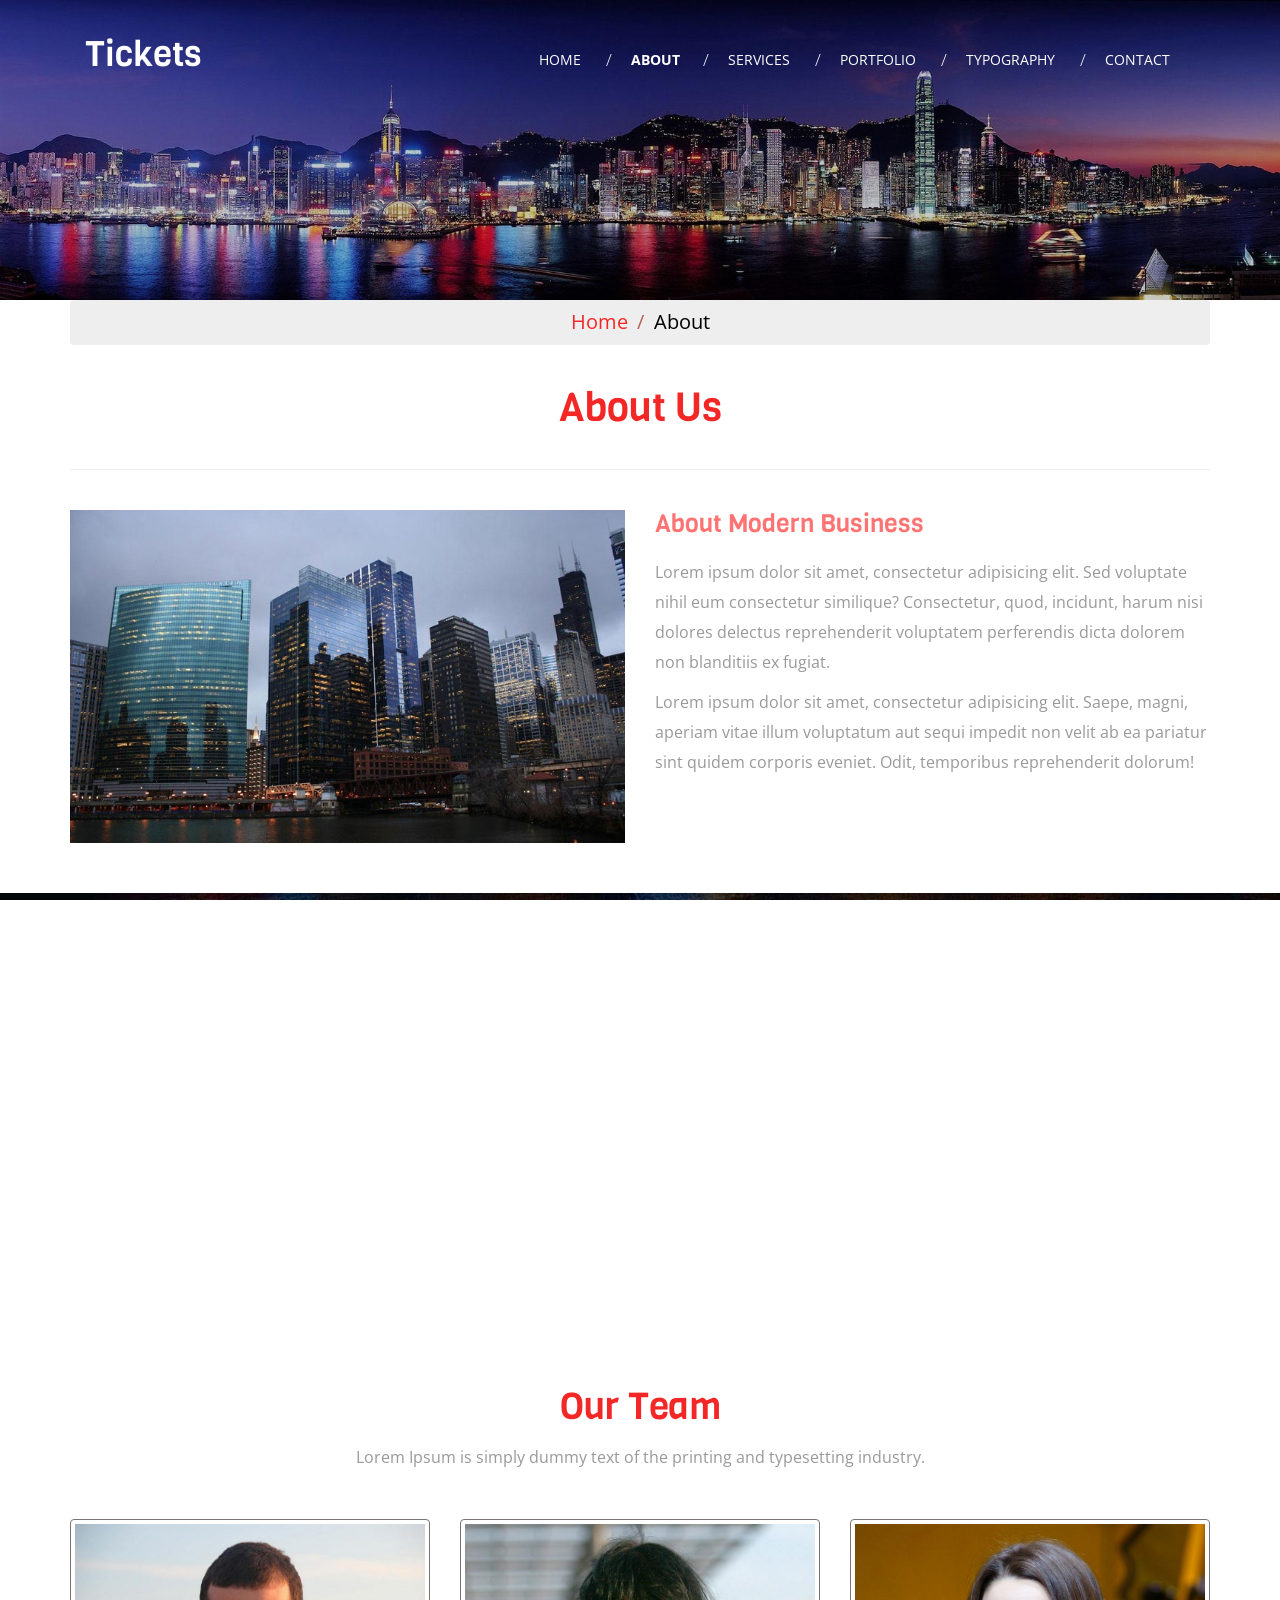
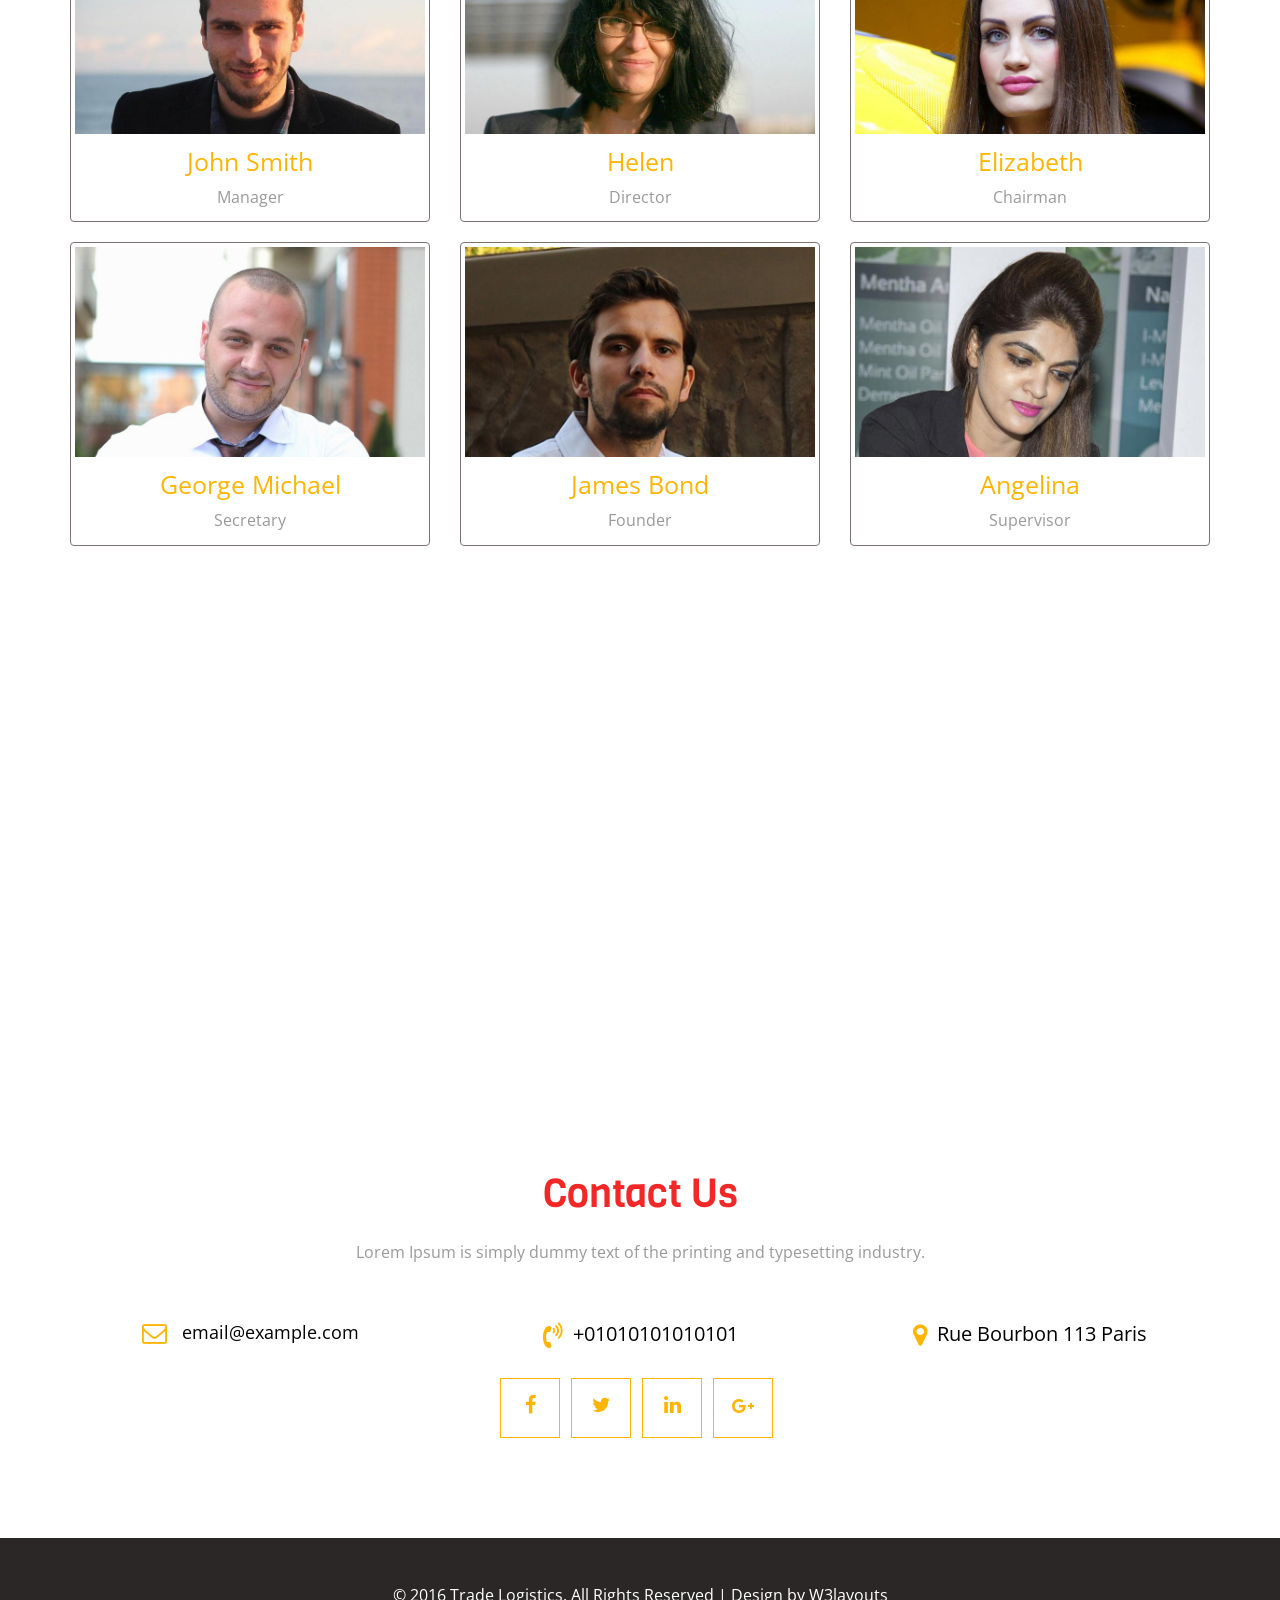
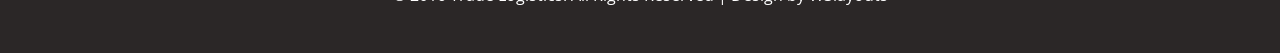
<file: TicketTracker.web/_Archive/web/about.html>
﻿<!--Author: W3layouts
Author URL: http://w3layouts.com
License: Creative Commons Attribution 3.0 Unported
License URL: http://creativecommons.org/licenses/by/3.0/
-->
<!DOCTYPE HTML>
<html>
<head>
<title>Tickets</title>
<meta name="viewport" content="width=device-width, initial-scale=1">
<meta http-equiv="Content-Type" content="text/html; charset=utf-8" />
<meta name="keywords" content="Trade Logistics Responsive web template, Bootstrap Web Templates, Flat Web Templates, Android Compatible web template, 
Smartphone Compatible web template, free webdesigns for Nokia, Samsung, LG, SonyEricsson, Motorola web design" />
<!-- font files -->
<link href="https://cdnjs.cloudflare.com/ajax/libs/font-awesome/4.6.2/css/font-awesome.min.css" media="all" rel="stylesheet" type="text/css">
<link href='//fonts.googleapis.com/css?family=Viga' rel='stylesheet' type='text/css'>
<link href='//fonts.googleapis.com/css?family=Open+Sans:400,300,600,700,800' rel='stylesheet' type='text/css'>
<!-- /font files -->
<!-- css files -->
<link href="css/bootstrap.min.css" rel="stylesheet" type="text/css" media="all" />
<link href="css/font-awesome.min.css" rel="stylesheet" type="text/css" media="all" />
<link href="css/typo.css" rel="stylesheet" type="text/css" media="all" />
<link href="css/info.css" rel="stylesheet" type="text/css" media="all" />
<link href="css/style.css" rel="stylesheet" type="text/css" media="all" />
<!-- /css files -->
</head>
<body>
<!-- navigation -->
<div class="navbar-wrapper">
    <div class="container">
		<nav class="navbar navbar-inverse navbar-static-top cl-effect-5">
			<div class="container">
				<div class="navbar-header">
					<button type="button" class="navbar-toggle collapsed" data-toggle="collapse" data-target="#navbar" aria-expanded="false" aria-controls="navbar">
						<span class="sr-only">Toggle navigation</span>
						<span class="icon-bar"></span>
						<span class="icon-bar"></span>
						<span class="icon-bar"></span>
					</button>
					<a class="navbar-brand" href="index.html"><h1>Tickets</h1></a>
				</div>
				<div id="navbar" class="navbar-collapse collapse">
					<ul class="nav navbar-nav navbar-right">
						<li><a href="index.html"><span data-hover="Home">Home</span></a></li>
						<li class="active"><a href="about.html"><span data-hover="About">About</span></a><span class="line1">/<span></li>
						<li><a href="service.html"><span data-hover="Services">Services</span></a><span class="line1">/<span></li>
						<li><a href="portfolio.html"><span data-hover="Portfolio">Portfolio</span></a><span class="line1">/<span></li>
						<li><a href="typo.html"><span data-hover="Typography">Typography</span></a><span class="line1">/<span></li>
						<li><a href="contact.html"><span data-hover="Contact">Contact</span></a><span class="line1">/<span></li>
					</ul>
				</div>
			</div>
        </nav>
	</div>
</div>
<!-- /navigation -->
<!-- banner section -->
<section class="innerpage-banner">
</section>
<!-- /banner section -->
<!-- Page headers -->
<section class="innerpage-header">
    <div class="container">
		<!-- Page Heading/Breadcrumbs -->
        <div class="row">
            <div class="col-lg-12">
                <ol class="breadcrumb text-center">
                    <li><a href="index.html">Home</a>
                    </li>
                    <li class="active">About</li>
                </ol>
				<h2 class="page-header text-center">About Us</h2>
            </div>
        </div>
        <!-- /.row -->
	</div>
</section>
<section class="about-intro">	
	<div class="container">
        <!-- Intro Content -->
        <div class="row">
            <div class="col-md-6">
				<div class="hover01 column">
					<div>
						<figure>
							<img class="img-responsive" src="images/about-img.jpg" alt="w3layouts" title="w3layouts">
						</figure>
					</div>
				</div>
            </div>
            <div class="col-md-6">
                <h3>About Modern Business</h3>
                <p>Lorem ipsum dolor sit amet, consectetur adipisicing elit. Sed voluptate nihil eum consectetur similique? Consectetur, quod, incidunt, harum nisi dolores delectus reprehenderit voluptatem perferendis dicta dolorem non blanditiis ex fugiat.</p>
                <p>Lorem ipsum dolor sit amet, consectetur adipisicing elit. Saepe, magni, aperiam vitae illum voluptatum aut sequi impedit non velit ab ea pariatur sint quidem corporis eveniet. Odit, temporibus reprehenderit dolorum!</p>
            </div>
        </div>
        <!-- /.row -->
	</div>
</section>	
<!-- divider section -->
<section class="divider">
	<div class="container">
		<blockquote>
		" Lorem Ipsum is simply dummy text of the printing and typesetting industry. Lorem Ipsum has been the industry's standard dummy text ever since the 1500s, when an unknown printer took a galley of type and scrambled it to make a type specimen book. "
		</blockquote>
		<h3>- John Doe -</h3>
	</div>
</section>
<!-- /divider section -->
<!-- Team Members -->
<section class="about-team">
	<h3 class="text-center">Our Team</h3>
	<p class="text-center">Lorem Ipsum is simply dummy text of the printing and typesetting industry.</p>
	<div class="container">	
        <div class="row">
            <div class="col-md-4 text-center team-agile">
                <div class="thumbnail">
                    <ul class="grid cs-style-3">
						<li>
							<figure>
								<img class="img-responsive" src="images/team-img1.jpg" alt="">
								<figcaption>
									<ul class="social-icons1">
										<li><a href="#"><i class="fa fa-facebook"></i></a></li>
										<li><a href="#"><i class="fa fa-twitter"></i></a></li>
										<li><a href="#"><i class="fa fa-linkedin"></i></a></li>
										<li><a href="#"><i class="fa fa-google-plus"></i></a></li>
									</ul>
								</figcaption>
							</figure>
						</li>
					</ul>
                    <div class="caption">
                        <h4>John Smith</h4>
						<p class="team-w3ls">Manager</p>
                    </div>
                </div>
            </div>
            <div class="col-md-4 text-center team-agile">
                <div class="thumbnail">
                    <ul class="grid cs-style-3">
						<li>
							<figure>
								<img class="img-responsive" src="images/team-img2.jpg" alt="">
								<figcaption>
									<ul class="social-icons1">
										<li><a href="#"><i class="fa fa-facebook"></i></a></li>
										<li><a href="#"><i class="fa fa-twitter"></i></a></li>
										<li><a href="#"><i class="fa fa-linkedin"></i></a></li>
										<li><a href="#"><i class="fa fa-google-plus"></i></a></li>
									</ul>
								</figcaption>
							</figure>
						</li>
					</ul>
                    <div class="caption">
                        <h4>Helen</h4>
						<p class="team-w3ls">Director</p>
                    </div>
                </div>
            </div>
            <div class="col-md-4 text-center team-agile">
                <div class="thumbnail">
                    <ul class="grid cs-style-3">
						<li>
							<figure>
								<img class="img-responsive" src="images/team-img3.jpg" alt="">
								<figcaption>
									<ul class="social-icons1">
										<li><a href="#"><i class="fa fa-facebook"></i></a></li>
										<li><a href="#"><i class="fa fa-twitter"></i></a></li>
										<li><a href="#"><i class="fa fa-linkedin"></i></a></li>
										<li><a href="#"><i class="fa fa-google-plus"></i></a></li>
									</ul>
								</figcaption>
							</figure>
						</li>
					</ul>
                    <div class="caption">
                        <h4>Elizabeth</h4>
						<p class="team-w3ls">Chairman</p>
                    </div>
                </div>
            </div>
            <div class="col-md-4 text-center team-agile">
                <div class="thumbnail">
                    <ul class="grid cs-style-3">
						<li>
							<figure>
								<img class="img-responsive" src="images/team-img4.jpg" alt="">
								<figcaption>
									<ul class="social-icons1">
										<li><a href="#"><i class="fa fa-facebook"></i></a></li>
										<li><a href="#"><i class="fa fa-twitter"></i></a></li>
										<li><a href="#"><i class="fa fa-linkedin"></i></a></li>
										<li><a href="#"><i class="fa fa-google-plus"></i></a></li>
									</ul>
								</figcaption>
							</figure>
						</li>
					</ul>
                    <div class="caption">
                        <h4>George Michael</h4>
						<p class="team-w3ls">Secretary</p>
                    </div>
                </div>
            </div>
            <div class="col-md-4 text-center team-agile">
                <div class="thumbnail">
                    <ul class="grid cs-style-3">
						<li>
							<figure>
								<img class="img-responsive" src="images/team-img5.jpg" alt="">
								<figcaption>
									<ul class="social-icons1">
										<li><a href="#"><i class="fa fa-facebook"></i></a></li>
										<li><a href="#"><i class="fa fa-twitter"></i></a></li>
										<li><a href="#"><i class="fa fa-linkedin"></i></a></li>
										<li><a href="#"><i class="fa fa-google-plus"></i></a></li>
									</ul>
								</figcaption>
							</figure>
						</li>
					</ul>
                    <div class="caption">
                        <h4>James Bond</h4>
						<p class="team-w3ls">Founder</p>
                    </div>
                </div>
            </div>
            <div class="col-md-4 text-center team-agile">
                <div class="thumbnail">
                    <ul class="grid cs-style-3">
						<li>
							<figure>
								<img class="img-responsive" src="images/team-img6.jpg" alt="">
								<figcaption>
									<ul class="social-icons1">
										<li><a href="#"><i class="fa fa-facebook"></i></a></li>
										<li><a href="#"><i class="fa fa-twitter"></i></a></li>
										<li><a href="#"><i class="fa fa-linkedin"></i></a></li>
										<li><a href="#"><i class="fa fa-google-plus"></i></a></li>
									</ul>
								</figcaption>
							</figure>
						</li>
					</ul>
                    <div class="caption">
						<h4>Angelina</h4>
                        <p class="team-w3ls">Supervisor</p>
                    </div>
                </div>
            </div>
        </div>
        <!-- /.row -->
	</div>
</section>	
<!-- team section -->
<!-- map section -->
<section class="map">
<iframe class="googlemaps" src="https://www.google.com/maps/embed?pb=!1m14!1m12!1m3!1d380510.6741687111!2d-88.01234121699822!3d41.83390417061058!2m3!1f0!2f0!3f0!3m2!1i1024!2i768!4f13.1!5e0!3m2!1sen!2sin!4v1455598377120" frameborder="0" style="border:0" allowfullscreen></iframe>
</section>
<!-- /map section -->
<!-- contact section -->
<section class="contact-us">
	<h3 class="text-center">Contact Us</h3>
	<p class="text-center">Lorem Ipsum is simply dummy text of the printing and typesetting industry.</p>
	<div class="container">
		<div class="row">
			<div class="col-lg-4 col-md-4 col-sm-4 contact-us-w3ls">
				<div class="contact-info">
					<a href="mailto:email@example.com">
						<span class="fa fa-envelope-o" aria-hidden="true"></span>
						email@example.com
					</a>		
				</div>
			</div>
			<div class="col-lg-4 col-md-4 col-sm-4 contact-us-w3ls">
				<div class="contact-info">
					<p class="contact-us-p1"><span class="fa fa-volume-control-phone" aria-hidden="true"></span>+01010101010101</p>
				</div>
			</div>
			<div class="col-lg-4 col-md-4 col-sm-4 contact-us-w3ls">
				<div class="contact-info">
					<p class="contact-us-p1"><span class="fa fa-map-marker" aria-hidden="true"></span>Rue Bourbon 113 Paris</p>	
				</div>
			</div>
		</div>
		<div class="row">
			<div class="col-lg-12">
				<ul class="social-icons">
					<li><a href="#"><i class="fa fa-facebook"></i></a></li>
					<li><a href="#"><i class="fa fa-twitter"></i></a></li>
					<li><a href="#"><i class="fa fa-linkedin"></i></a></li>
					<li><a href="#"><i class="fa fa-google-plus"></i></a></li>
				</ul>
			</div>
		</div>
	</div>
</section>
<!-- /contact section -->
<!-- footer -->
<div class="footer">
	<p>© 2016 Trade Logistics. All Rights Reserved | Design by <a href="https://w3layouts.com/" target="_blank">W3layouts</a></p>
</div>
<!-- footer -->
<!-- js files -->
<script src="js/jquery.min.js"></script>
<script src="js/bootstrap.min.js"></script>
<script src="js/SmoothScroll.min.js"></script>
<!-- js for team section -->
<script src="js/index.js"></script>
<!-- /js for team section -->
<!-- js for banner -->
<script type="text/javascript" src="js/zslider-1.0.1.js"></script>
<script type="text/javascript">
		var slider = $('.slider').zslider({
			imagePanels: $('.slider-panel'),
			ctrlItems: $('.slider-item'),
			ctrlItemHoverCls: 'slider-item-selected',
			//panelHoverShowFlipBtn: false,
			flipBtn: {
				container: $('.slider-page'),
				preBtn: $('.slider-pre'), 
				nextBtn: $('.slider-next')
			},
			callbacks: {
				animate: function(imagePanels, ctrlItems, fromIndex, toIndex) {
					return true;
				}
			}
		});
</script>
<!-- /js for banner -->
<!-- /js files -->
</body>
</html>
</file>
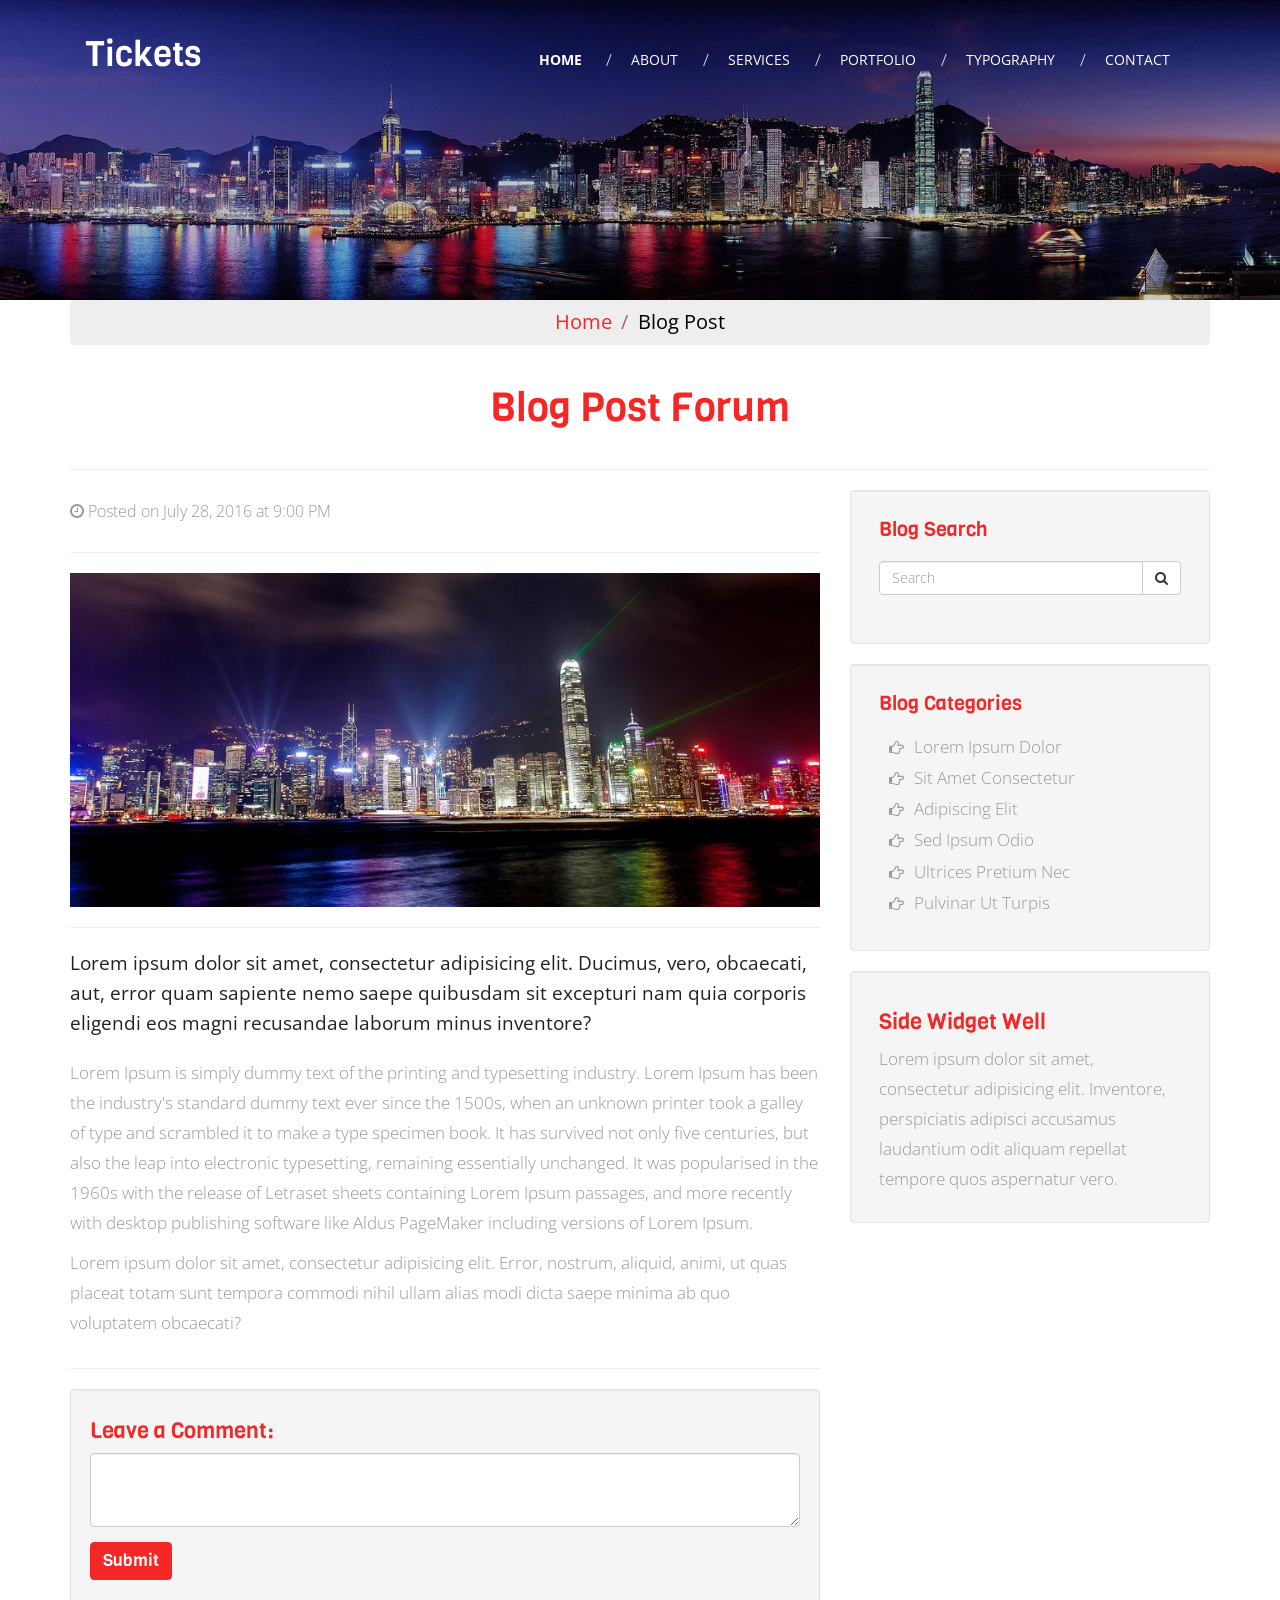
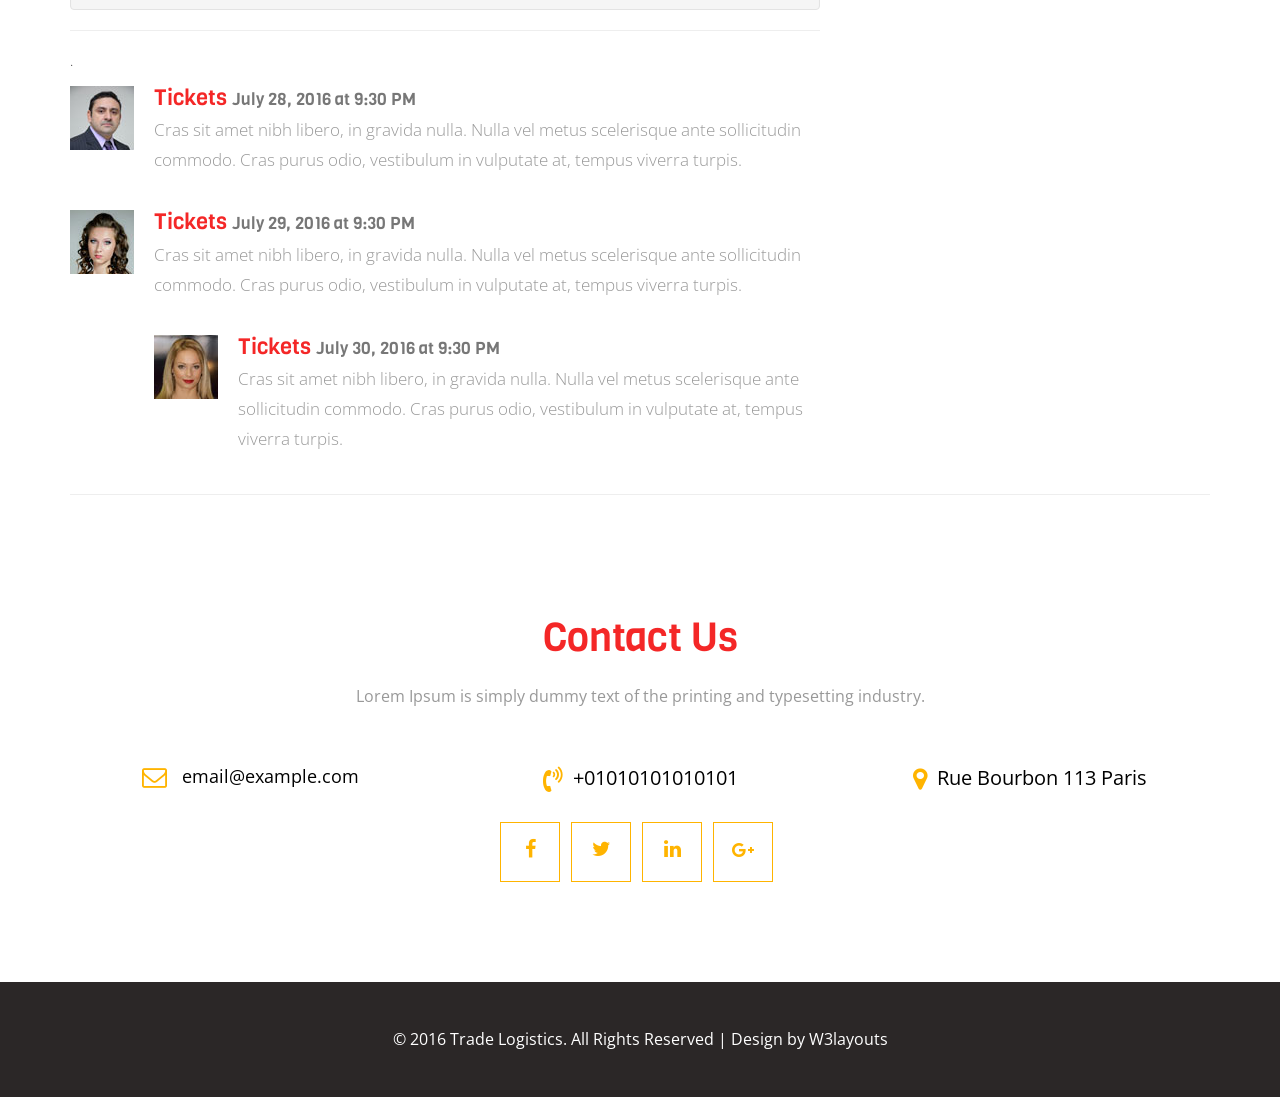
<file: TicketTracker.web/_Archive/web/blogpost.html>
﻿<!--Author: W3layouts
Author URL: http://w3layouts.com
License: Creative Commons Attribution 3.0 Unported
License URL: http://creativecommons.org/licenses/by/3.0/
-->
<!DOCTYPE HTML>
<html>
<head>
<title>Tickets</title>
<meta name="viewport" content="width=device-width, initial-scale=1">
<meta http-equiv="Content-Type" content="text/html; charset=utf-8" />
<meta name="keywords" content="Trade Logistics Responsive web template, Bootstrap Web Templates, Flat Web Templates, Android Compatible web template, 
Smartphone Compatible web template, free webdesigns for Nokia, Samsung, LG, SonyEricsson, Motorola web design" />
<!-- font files -->
<link href="https://cdnjs.cloudflare.com/ajax/libs/font-awesome/4.6.2/css/font-awesome.min.css" media="all" rel="stylesheet" type="text/css">
<link href='//fonts.googleapis.com/css?family=Viga' rel='stylesheet' type='text/css'>
<link href='//fonts.googleapis.com/css?family=Open+Sans:400,300,600,700,800' rel='stylesheet' type='text/css'>
<!-- /font files -->
<!-- css files -->
<link href="css/bootstrap.min.css" rel="stylesheet" type="text/css" media="all" />
<link href="css/font-awesome.min.css" rel="stylesheet" type="text/css" media="all" />
<link href="css/typo.css" rel="stylesheet" type="text/css" media="all" />
<link href="css/info.css" rel="stylesheet" type="text/css" media="all" />
<link href="css/style.css" rel="stylesheet" type="text/css" media="all" />
<!-- /css files -->
</head>
<body>
<!-- navigation -->
<div class="navbar-wrapper">
    <div class="container">
		<nav class="navbar navbar-inverse navbar-static-top cl-effect-5">
			<div class="container">
				<div class="navbar-header">
					<button type="button" class="navbar-toggle collapsed" data-toggle="collapse" data-target="#navbar" aria-expanded="false" aria-controls="navbar">
						<span class="sr-only">Toggle navigation</span>
						<span class="icon-bar"></span>
						<span class="icon-bar"></span>
						<span class="icon-bar"></span>
					</button>
					<a class="navbar-brand" href="index.html"><h1>Tickets</h1></a>
				</div>
				<div id="navbar" class="navbar-collapse collapse">
					<ul class="nav navbar-nav navbar-right">
						<li class="active"><a href="index.html"><span data-hover="Home">Home</span></a></li>
						<li><a href="about.html"><span data-hover="About">About</span></a><span class="line1">/<span></li>
						<li><a href="service.html"><span data-hover="Services">Services</span></a><span class="line1">/<span></li>
						<li><a href="portfolio.html"><span data-hover="Portfolio">Portfolio</span></a><span class="line1">/<span></li>
						<li><a href="typo.html"><span data-hover="Typography">Typography</span></a><span class="line1">/<span></li>
						<li><a href="contact.html"><span data-hover="Contact">Contact</span></a><span class="line1">/<span></li>
					</ul>
				</div>
			</div>
        </nav>
	</div>
</div>
<!-- /navigation -->
<!-- banner section -->
<section class="innerpage-banner">

</section>
<!-- /banner section -->
<section class="innerpage-header">
    <div class="container">
		<!-- Page Heading/Breadcrumbs -->
        <div class="row">
            <div class="col-lg-12">
                <ol class="breadcrumb text-center">
                    <li><a href="index.html">Home</a></li>
					<li class="active">Blog Post</li>
                </ol>
				<h2 class="page-header text-center">Blog Post Forum</h2> 
            </div>
        </div>
        <!-- /.row -->
	</div>
</section> 
 <!-- Page Content -->
<section class="blog-post">
        <!-- Page Content -->
    <div class="container">
        <!-- Content Row -->
        <div class="row">
            <!-- Blog Post Content Column -->
            <div class="col-lg-8">
                <!-- Blog Post -->
                <!-- Date/Time -->
                <p class="blogpost-w3ls"><i class="fa fa-clock-o"></i> Posted on July 28, 2016 at 9:00 PM</p>

                <hr>

                <!-- Preview Image -->
				<div class="hover01 column">
					<div>
						<figure><img class="img-responsive blogpost-img-w3ls" src="images/blogpost-img.jpg" alt="w3layouts" title="w3layouts"></figure>
					</div>
				</div>

                <hr>

                <!-- Post Content -->
                <p class="lead">Lorem ipsum dolor sit amet, consectetur adipisicing elit. Ducimus, vero, obcaecati, aut, error quam sapiente nemo saepe quibusdam sit excepturi nam quia corporis eligendi eos magni recusandae laborum minus inventore?</p>
                <p class="blogpost-agile">Lorem Ipsum is simply dummy text of the printing and typesetting industry. Lorem Ipsum has been the industry's standard dummy text ever since the 1500s, when an unknown printer took a galley of type and scrambled it to make a type specimen book. It has survived not only five centuries, but also the leap into electronic typesetting, remaining essentially unchanged. It was popularised in the 1960s with the release of Letraset sheets containing Lorem Ipsum passages, and more recently with desktop publishing software like Aldus PageMaker including versions of Lorem Ipsum.</p>
                <p class="blogpost-agile">Lorem ipsum dolor sit amet, consectetur adipisicing elit. Error, nostrum, aliquid, animi, ut quas placeat totam sunt tempora commodi nihil ullam alias modi dicta saepe minima ab quo voluptatem obcaecati?</p>

                <hr>

                <!-- Blog Comments -->

                <!-- Comments Form -->
                <div class="well">
                    <h4>Leave a Comment:</h4>
                    <form action="#" method="post">
                        <div class="form-group">
                            <textarea class="form-control" rows="3" id="comments" name="comments"></textarea>
                        </div>
                        <button type="submit" class="btn btn-primary">Submit</button>
                    </form>
                </div>

                <hr>

                <!-- Posted Comments -->
.
                <!-- Comment -->
                <div class="media">
                    <a class="pull-left" href="#">
						<div class="hover01 column">
							<div>
								<figure><img class="media-object" src="images/blogpost1.jpg" alt=""></figure>
							</div>
						</div>
                    </a>
                    <div class="media-body">
                        <h4 class="media-heading">Tickets
                            <small>July 28, 2016 at 9:30 PM</small>
                        </h4>
                        <p class="blogpost-agileits">Cras sit amet nibh libero, in gravida nulla. Nulla vel metus scelerisque ante sollicitudin commodo. Cras purus odio, vestibulum in vulputate at, tempus viverra turpis.</p>
                    </div>
                </div>

                <!-- Comment -->
                <div class="media">
                    <a class="pull-left" href="#">
                        <div class="hover01 column">
							<div>
								<figure><img class="media-object" src="images/blogpost2.jpg" alt=""></figure>
							</div>
						</div>
                    </a>
                    <div class="media-body">
                        <h4 class="media-heading">Tickets
                            <small>July 29, 2016 at 9:30 PM</small>
                        </h4>
                        <p class="blogpost-agileits">Cras sit amet nibh libero, in gravida nulla. Nulla vel metus scelerisque ante sollicitudin commodo. Cras purus odio, vestibulum in vulputate at, tempus viverra turpis.</p>
                        <!-- Nested Comment -->
                        <div class="media">
                            <a class="pull-left" href="#">
								<div class="hover01 column">
									<div>
										<figure><img class="media-object" src="images/blogpost3.jpg" alt="w3layouts"></figure>
									</div>
								</div>
                            </a>
                            <div class="media-body">
                                <h4 class="media-heading">Tickets
                                    <small>July 30, 2016 at 9:30 PM</small>
                                </h4>
                                <p class="blogpost-agileits">Cras sit amet nibh libero, in gravida nulla. Nulla vel metus scelerisque ante sollicitudin commodo. Cras purus odio, vestibulum in vulputate at, tempus viverra turpis.</p>
                            </div>
                        </div>
                        <!-- End Nested Comment -->
                    </div>
                </div>

            </div>

            <!-- Blog Sidebar Widgets Column -->
            <div class="col-md-4 blog-post-w3layouts">
				<!-- Blog Search Well -->
				<div class="well blog-post-agileits">
					<h4 class="blogpost-w3lsagile">Blog Search</h4>
					<form action="#" method="post">
						<div class="input-group">
							<input type="text" class="form-control" id="search" placeholder="Search" required/>
							<span class="input-group-btn">
								<button class="btn btn-default" type="submit" ><i class="fa fa-search"></i></button>
							</span>
						</div>
					</form>
					<!-- /.input-group -->
				</div>
				<!-- Blog Categories Well -->
				<div class="well blog-post-agileits">
					<h4 class="blogpost-w3lsagile">Blog Categories</h4>
					<div class="row">
						<div class="col-lg-12">
							<ul class="list-unstyled">
								<li><a href="#"><span class="fa fa-hand-o-right" aria-hidden="true"></span>Lorem Ipsum Dolor</a></li>
								<li><a href="#"><span class="fa fa-hand-o-right" aria-hidden="true"></span>Sit Amet Consectetur</a></li>
								<li><a href="#"><span class="fa fa-hand-o-right" aria-hidden="true"></span>Adipiscing Elit</a></li>
								<li><a href="#"><span class="fa fa-hand-o-right" aria-hidden="true"></span>Sed Ipsum Odio</a></li>
								<li><a href="#"><span class="fa fa-hand-o-right" aria-hidden="true"></span>Ultrices Pretium Nec</a></li>
								<li><a href="#"><span class="fa fa-hand-o-right" aria-hidden="true"></span>Pulvinar Ut Turpis</a></li>
							</ul>
						</div>
					</div>
					<!-- /.row -->
				</div>
				<!-- Side Widget Well -->
				<div class="well blog-post-agileits">
					<h4>Side Widget Well</h4>
					<p>Lorem ipsum dolor sit amet, consectetur adipisicing elit. Inventore, perspiciatis adipisci accusamus laudantium odit aliquam repellat tempore quos aspernatur vero.</p>
				</div>	
            </div>
        </div>
        <!-- /.row -->

        <hr>

        
    </div>
    <!-- /.container -->

</section>	

<!-- contact section -->
<section class="contact-us">
	<h3 class="text-center">Contact Us</h3>
	<p class="text-center">Lorem Ipsum is simply dummy text of the printing and typesetting industry.</p>
	<div class="container">
		<div class="row">
			<div class="col-lg-4 col-md-4 col-sm-4 contact-us-w3ls">
				<div class="contact-info">
					<a href="mailto:email@example.com">
						<span class="fa fa-envelope-o" aria-hidden="true"></span>
						email@example.com
					</a>		
				</div>
			</div>
			<div class="col-lg-4 col-md-4 col-sm-4 contact-us-w3ls">
				<div class="contact-info">
					<p class="contact-us-p1"><span class="fa fa-volume-control-phone" aria-hidden="true"></span>+01010101010101</p>
				</div>
			</div>
			<div class="col-lg-4 col-md-4 col-sm-4 contact-us-w3ls">
				<div class="contact-info">
					<p class="contact-us-p1"><span class="fa fa-map-marker" aria-hidden="true"></span>Rue Bourbon 113 Paris</p>	
				</div>
			</div>
		</div>
		<div class="row">
			<div class="col-lg-12">
				<ul class="social-icons">
					<li><a href="#"><i class="fa fa-facebook"></i></a></li>
					<li><a href="#"><i class="fa fa-twitter"></i></a></li>
					<li><a href="#"><i class="fa fa-linkedin"></i></a></li>
					<li><a href="#"><i class="fa fa-google-plus"></i></a></li>
				</ul>
			</div>
		</div>
	</div>
</section>
<!-- /contact section -->
<!-- footer -->
<div class="footer">
	<p>© 2016 Trade Logistics. All Rights Reserved | Design by <a href="https://w3layouts.com/" target="_blank">W3layouts</a></p>
</div>
<!-- footer -->
<!-- js files -->
<script src="js/jquery.min.js"></script>
<script src="js/bootstrap.min.js"></script>
<script src="js/SmoothScroll.min.js"></script>
<!-- js for team section -->
<script src="js/index.js"></script>
<!-- /js for team section -->
<!-- js for banner -->
<script type="text/javascript" src="js/zslider-1.0.1.js"></script>
<script type="text/javascript">
		var slider = $('.slider').zslider({
			imagePanels: $('.slider-panel'),
			ctrlItems: $('.slider-item'),
			ctrlItemHoverCls: 'slider-item-selected',
			//panelHoverShowFlipBtn: false,
			flipBtn: {
				container: $('.slider-page'),
				preBtn: $('.slider-pre'), 
				nextBtn: $('.slider-next')
			},
			callbacks: {
				animate: function(imagePanels, ctrlItems, fromIndex, toIndex) {
					return true;
				}
			}
		});
</script>
<!-- /js for banner -->
<!-- /js files -->
</body>
</html>
</file>
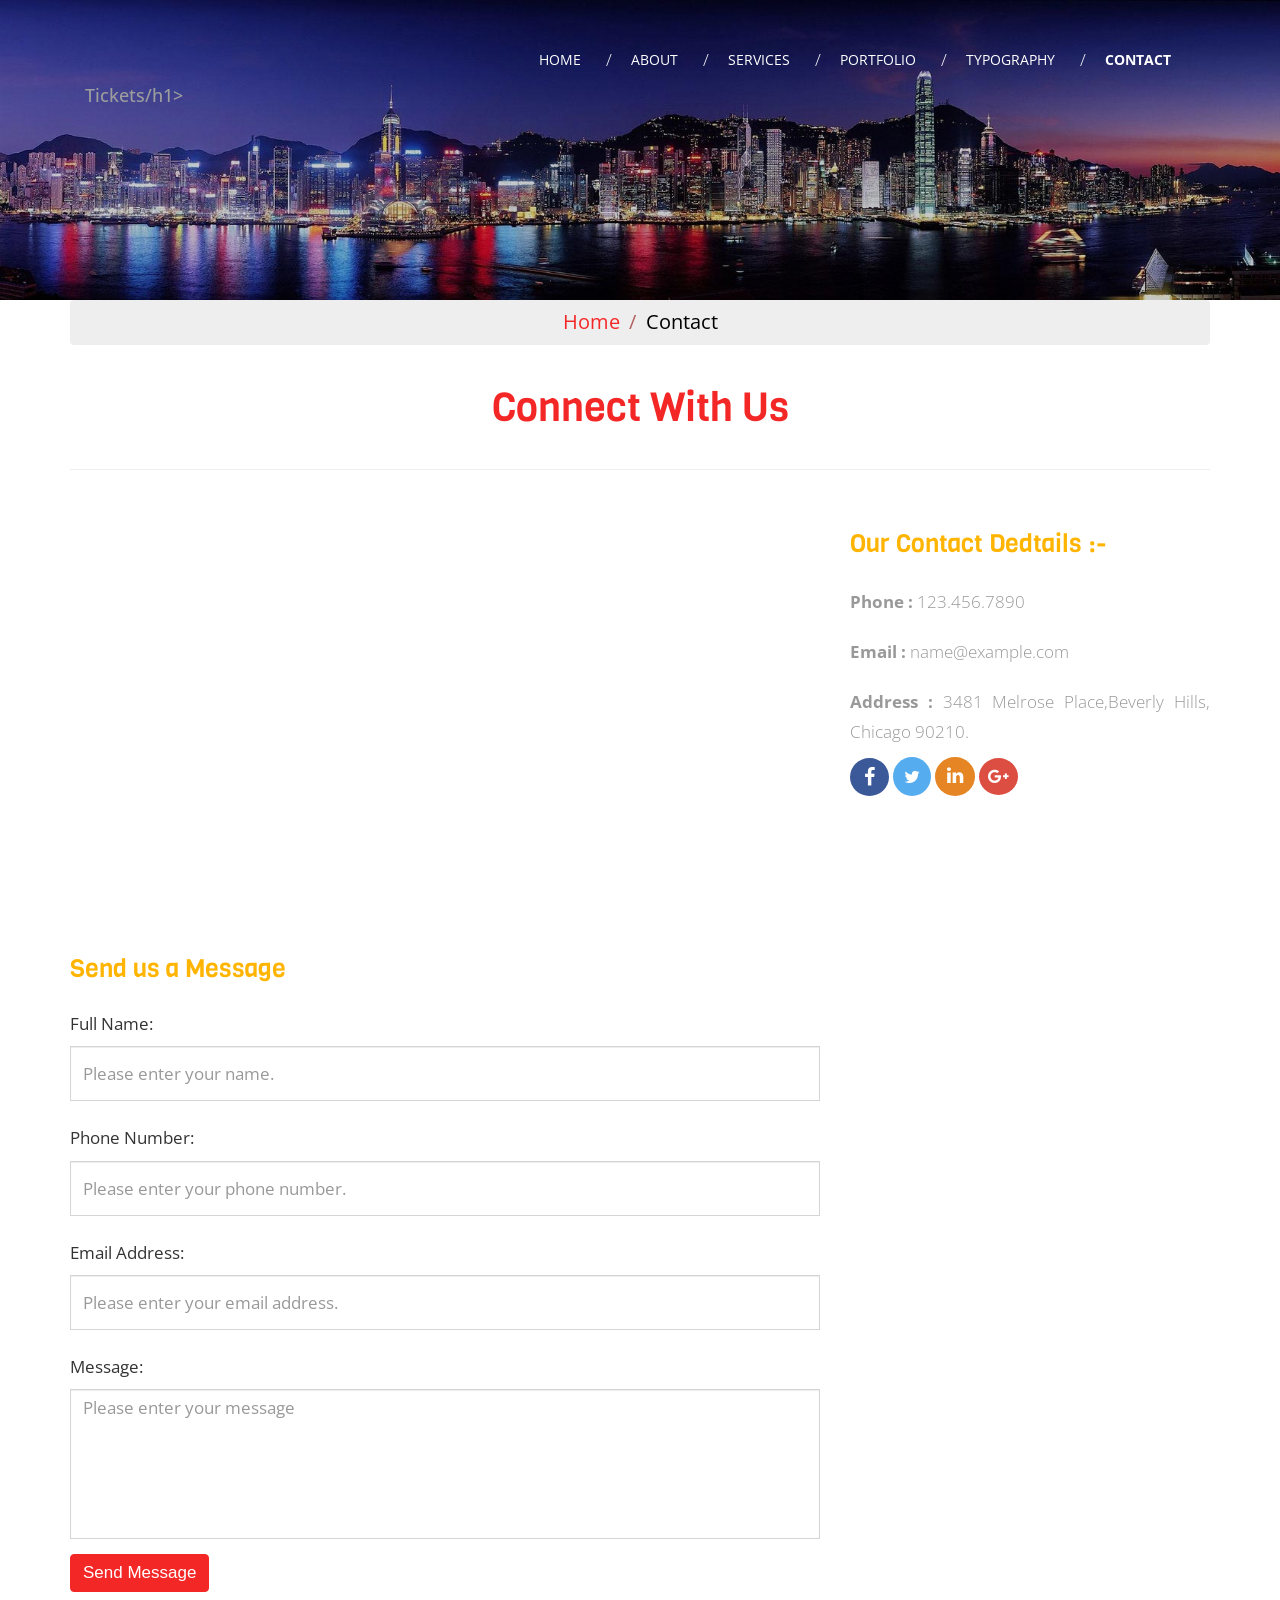
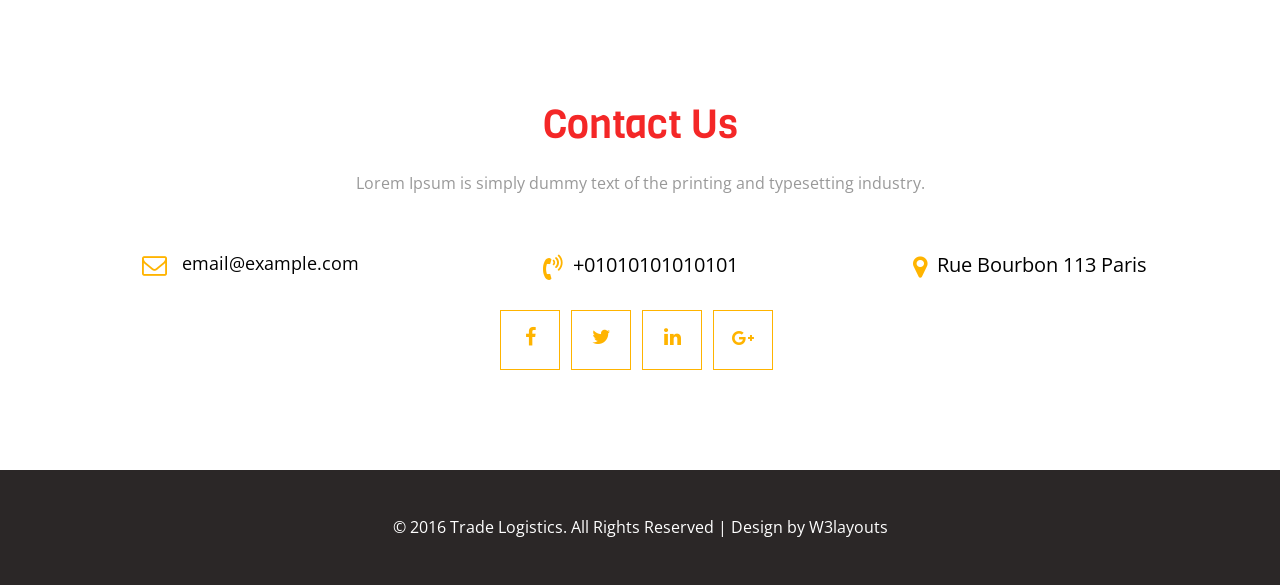
<file: TicketTracker.web/_Archive/web/contact.html>
﻿<!--Author: W3layouts
Author URL: http://w3layouts.com
License: Creative Commons Attribution 3.0 Unported
License URL: http://creativecommons.org/licenses/by/3.0/
-->
<!DOCTYPE HTML>
<html>
<head>
<title>Tickets</title>
<meta name="viewport" content="width=device-width, initial-scale=1">
<meta http-equiv="Content-Type" content="text/html; charset=utf-8" />
<meta name="keywords" content="Trade Logistics Responsive web template, Bootstrap Web Templates, Flat Web Templates, Android Compatible web template, 
Smartphone Compatible web template, free webdesigns for Nokia, Samsung, LG, SonyEricsson, Motorola web design" />
<!-- font files -->
<link href="https://cdnjs.cloudflare.com/ajax/libs/font-awesome/4.6.2/css/font-awesome.min.css" media="all" rel="stylesheet" type="text/css">
<link href='//fonts.googleapis.com/css?family=Viga' rel='stylesheet' type='text/css'>
<link href='//fonts.googleapis.com/css?family=Open+Sans:400,300,600,700,800' rel='stylesheet' type='text/css'>
<!-- /font files -->
<!-- css files -->
<link href="css/bootstrap.min.css" rel="stylesheet" type="text/css" media="all" />
<link href="css/font-awesome.min.css" rel="stylesheet" type="text/css" media="all" />
<link href="css/typo.css" rel="stylesheet" type="text/css" media="all" />
<link href="css/info.css" rel="stylesheet" type="text/css" media="all" />
<link href="css/style.css" rel="stylesheet" type="text/css" media="all" />
<!-- /css files -->
</head>
<body>
<!-- navigation -->
<div class="navbar-wrapper">
    <div class="container">
		<nav class="navbar navbar-inverse navbar-static-top cl-effect-5">
			<div class="container">
				<div class="navbar-header">
					<button type="button" class="navbar-toggle collapsed" data-toggle="collapse" data-target="#navbar" aria-expanded="false" aria-controls="navbar">
						<span class="sr-only">Toggle navigation</span>
						<span class="icon-bar"></span>
						<span class="icon-bar"></span>
						<span class="icon-bar"></span>
					</button>
					<a class="navbar-brand" href="index.html"><h1>Tickets/h1></a>
				</div>
				<div id="navbar" class="navbar-collapse collapse">
					<ul class="nav navbar-nav navbar-right">
						<li><a href="index.html"><span data-hover="Home">Home</span></a></li>
						<li><a href="about.html"><span data-hover="About">About</span></a><span class="line1">/<span></li>
						<li><a href="service.html"><span data-hover="Services">Services</span></a><span class="line1">/<span></li>
						<li><a href="portfolio.html"><span data-hover="Portfolio">Portfolio</span></a><span class="line1">/<span></li>
						<li><a href="typo.html"><span data-hover="Typography">Typography</span></a><span class="line1">/<span></li>
						<li class="active"><a href="contact.html"><span data-hover="Contact">Contact</span></a><span class="line1">/<span></li>
					</ul>
				</div>
			</div>
        </nav>
	</div>
</div>
<!-- /navigation -->
<!-- banner section -->
<section class="innerpage-banner">

</section>
<!-- /banner section -->
<section class="innerpage-header">
    <div class="container">
		<!-- Page Heading/Breadcrumbs -->
        <div class="row">
            <div class="col-lg-12">
                <ol class="breadcrumb text-center">
                    <li><a href="index.html">Home</a></li>
                    <li class="active">Contact</li>
                </ol>
				<h2 class="page-header text-center">Connect With Us</h2> 
            </div>
        </div>
        <!-- /.row -->
	</div>
</section>
 <!-- Page Content -->
<section class="contact-w3ls"> 
    <div class="container">
        <!-- Content Row -->
        <div class="row">
            <!-- Map Column -->
            <div class="col-md-8">
                <!-- Embedded Google Map -->
                <iframe class="googlemaps" src="https://www.google.com/maps/embed?pb=!1m14!1m12!1m3!1d380510.6741687111!2d-88.01234121699822!3d41.83390417061058!2m3!1f0!2f0!3f0!3m2!1i1024!2i768!4f13.1!5e0!3m2!1sen!2sin!4v1455598377120" style="border:0" allowfullscreen></iframe>
            </div>
            <!-- Contact Details Column -->
            <div class="col-md-4">
                <div class="contact-info">
					<h4>Our Contact Dedtails :-</h4>
					<p><strong>Phone :</strong> 123.456.7890</p>
					<p><strong>Email :</strong> <a href="mailto:name@example.com">name@example.com</a></p>
					<p class="addr"><strong>Address :</strong> 3481 Melrose Place,Beverly Hills, Chicago 90210.</p>
					<ul class="social-icons2">
						<li><a href="#"><i class="fa fa-facebook"></i></a></li>
						<li><a href="#"><i class="fa fa-twitter"></i></a></li>
						<li><a href="#"><i class="fa fa-linkedin"></i></a></li>
						<li><a href="#"><i class="fa fa-google-plus"></i></a></li>
					</ul>
				</div>
            </div>
        </div>
        <!-- /.row -->

        <!-- Contact Form -->
        <!-- In order to set the email address and subject line for the contact form go to the bin/contact_me.php file. -->
        <div class="row">
            <div class="col-md-8">
                <h3 class="contact-agileits2">Send us a Message</h3>
                <form action="#" method="post">
                    <div class="control-group form-group">
                        <div class="controls">
							<label>Full Name:</label>	
                            <input type="text" class="form-control" id="name" placeholder="Please enter your name." required/>
                        </div>
                    </div>
                    <div class="control-group form-group">
                        <div class="controls">
                            <label>Phone Number:</label>
                            <input type="tel" class="form-control" id="phone" placeholder="Please enter your phone number." required/>
                        </div>
                    </div>
                    <div class="control-group form-group">
                        <div class="controls">
                            <label>Email Address:</label>
                            <input type="email" class="form-control" id="email" placeholder="Please enter your email address." required/>
                        </div>
                    </div>
                    <div class="control-group form-group">
                        <div class="controls">
                            <label>Message:</label>
                            <textarea rows="10" cols="100" class="form-control" id="message" placeholder="Please enter your message" maxlength="999" style="resize:none" required/></textarea>
                        </div>
                    </div>
                    <button href="#" type="submit" class="btn btn-primary">Send Message</button>
                </form>
            </div>

        </div>
        <!-- /.row -->
	</div>
</section>	
<!-- contact section -->
<section class="contact-us">
	<h3 class="text-center">Contact Us</h3>
	<p class="text-center">Lorem Ipsum is simply dummy text of the printing and typesetting industry.</p>
	<div class="container">
		<div class="row">
			<div class="col-lg-4 col-md-4 col-sm-4 contact-us-w3ls">
				<div class="contact-info">
					<a href="mailto:email@example.com">
						<span class="fa fa-envelope-o" aria-hidden="true"></span>
						email@example.com
					</a>		
				</div>
			</div>
			<div class="col-lg-4 col-md-4 col-sm-4 contact-us-w3ls">
				<div class="contact-info">
					<p class="contact-us-p1"><span class="fa fa-volume-control-phone" aria-hidden="true"></span>+01010101010101</p>
				</div>
			</div>
			<div class="col-lg-4 col-md-4 col-sm-4 contact-us-w3ls">
				<div class="contact-info">
					<p class="contact-us-p1"><span class="fa fa-map-marker" aria-hidden="true"></span>Rue Bourbon 113 Paris</p>	
				</div>
			</div>
		</div>
		<div class="row">
			<div class="col-lg-12">
				<ul class="social-icons">
					<li><a href="#"><i class="fa fa-facebook"></i></a></li>
					<li><a href="#"><i class="fa fa-twitter"></i></a></li>
					<li><a href="#"><i class="fa fa-linkedin"></i></a></li>
					<li><a href="#"><i class="fa fa-google-plus"></i></a></li>
				</ul>
			</div>
		</div>
	</div>
</section>
<!-- /contact section -->
<!-- footer -->
<div class="footer">
	<p>© 2016 Trade Logistics. All Rights Reserved | Design by <a href="https://w3layouts.com/" target="_blank">W3layouts</a></p>
</div>
<!-- footer -->
<!-- js files -->
<script src="js/jquery.min.js"></script>
<script src="js/bootstrap.min.js"></script>
<script src="js/SmoothScroll.min.js"></script>
<!-- js for team section -->
<script src="js/index.js"></script>
<!-- /js for team section -->
<!-- js for banner -->
<script type="text/javascript" src="js/zslider-1.0.1.js"></script>
<script type="text/javascript">
		var slider = $('.slider').zslider({
			imagePanels: $('.slider-panel'),
			ctrlItems: $('.slider-item'),
			ctrlItemHoverCls: 'slider-item-selected',
			//panelHoverShowFlipBtn: false,
			flipBtn: {
				container: $('.slider-page'),
				preBtn: $('.slider-pre'), 
				nextBtn: $('.slider-next')
			},
			callbacks: {
				animate: function(imagePanels, ctrlItems, fromIndex, toIndex) {
					return true;
				}
			}
		});
</script>
<!-- /js for banner -->
<!-- /js files -->
</body>
</html>
</file>
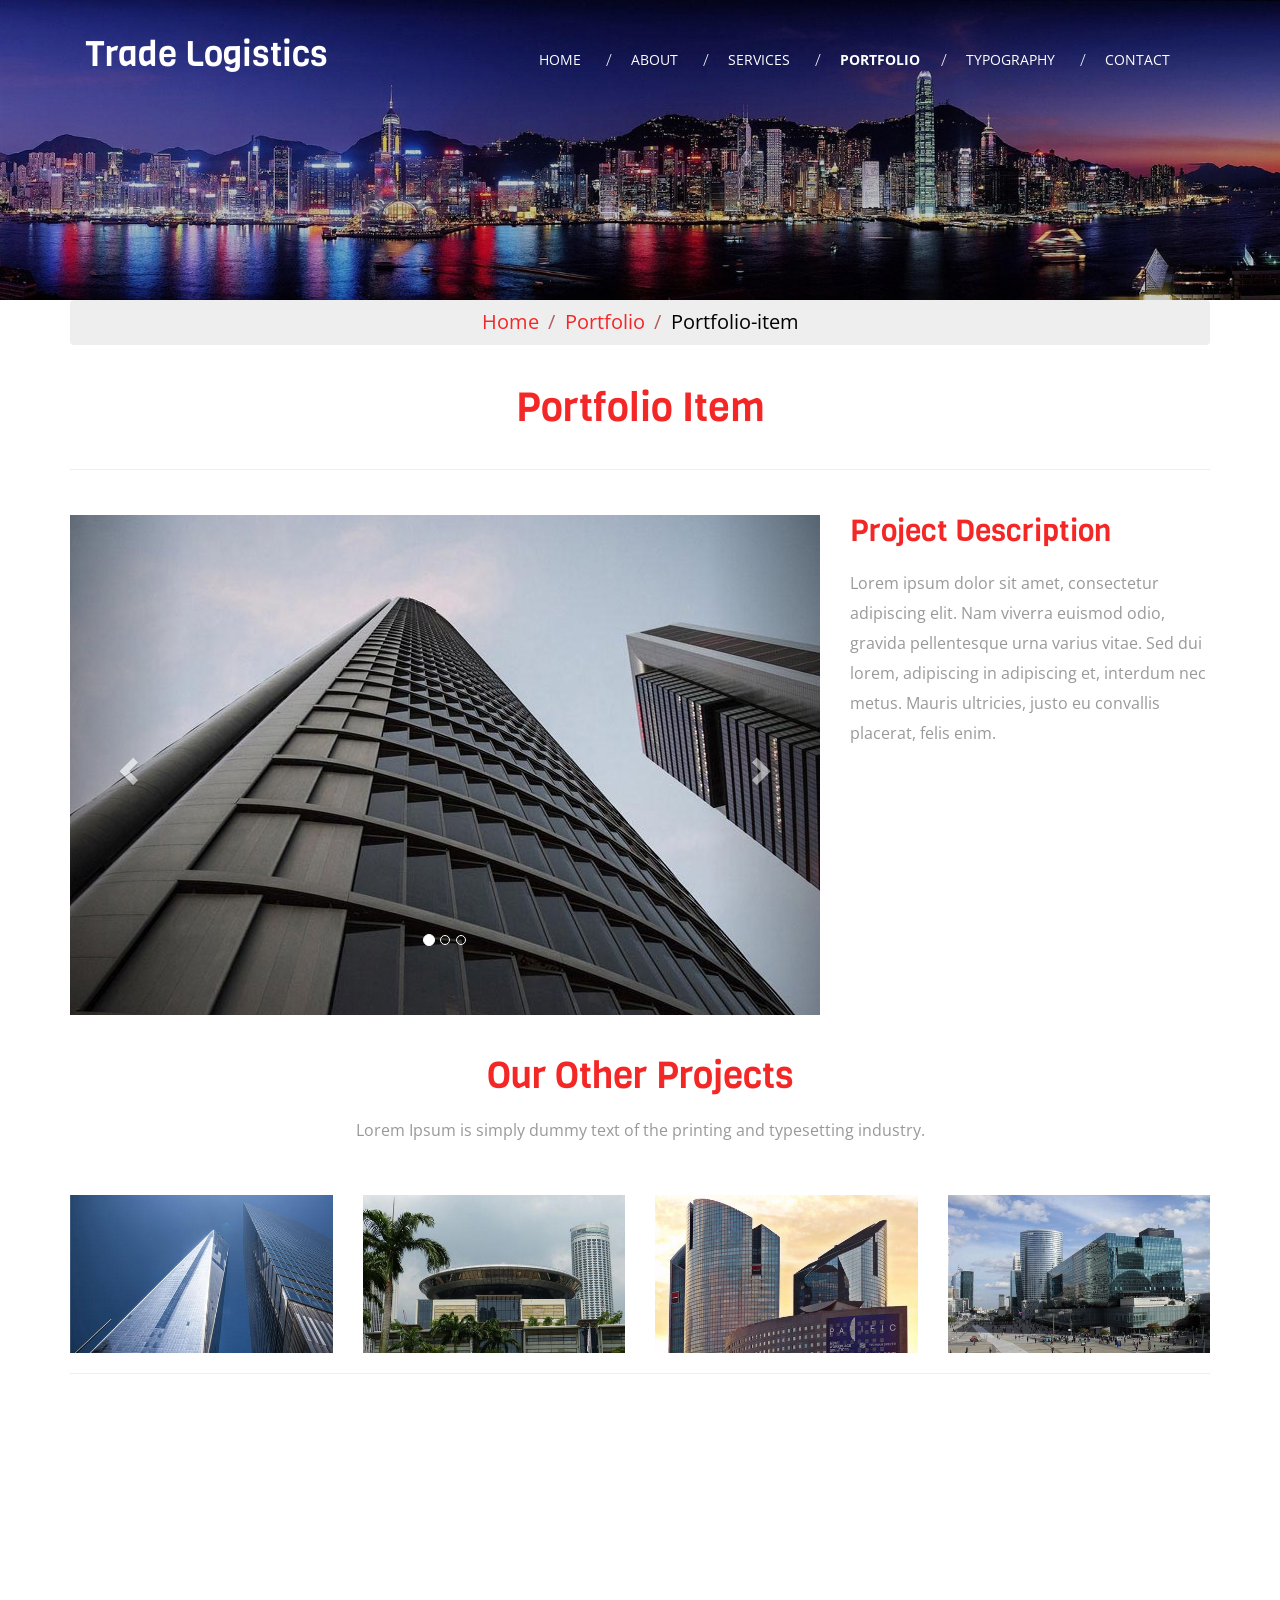
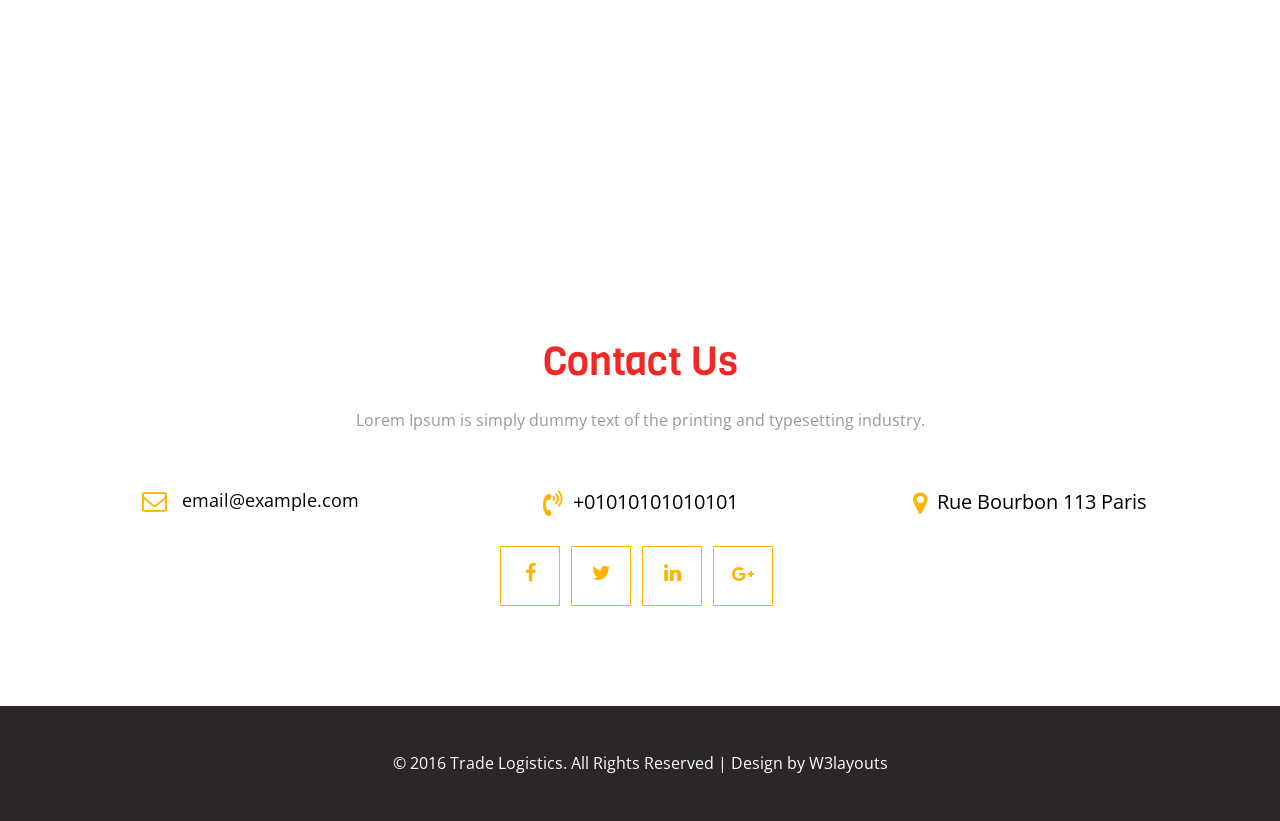
<file: TicketTracker.web/_Archive/web/portfolio-item.html>
<!--Author: W3layouts
Author URL: http://w3layouts.com
License: Creative Commons Attribution 3.0 Unported
License URL: http://creativecommons.org/licenses/by/3.0/
-->
<!DOCTYPE HTML>
<html>
<head>
<title>Trade Logistics A Corporate Category Flat Bootstrap Responsive  Website Template | Portfolio-item :: w3layouts</title>
<meta name="viewport" content="width=device-width, initial-scale=1">
<meta http-equiv="Content-Type" content="text/html; charset=utf-8" />
<meta name="keywords" content="Trade Logistics Responsive web template, Bootstrap Web Templates, Flat Web Templates, Android Compatible web template, 
Smartphone Compatible web template, free webdesigns for Nokia, Samsung, LG, SonyEricsson, Motorola web design" />
<!-- font files -->
<link href="https://cdnjs.cloudflare.com/ajax/libs/font-awesome/4.6.2/css/font-awesome.min.css" media="all" rel="stylesheet" type="text/css">
<link href='//fonts.googleapis.com/css?family=Viga' rel='stylesheet' type='text/css'>
<link href='//fonts.googleapis.com/css?family=Open+Sans:400,300,600,700,800' rel='stylesheet' type='text/css'>
<!-- /font files -->
<!-- css files -->
<link href="css/bootstrap.min.css" rel="stylesheet" type="text/css" media="all" />
<link href="css/font-awesome.min.css" rel="stylesheet" type="text/css" media="all" />
<link href="css/typo.css" rel="stylesheet" type="text/css" media="all" />
<link href="css/info.css" rel="stylesheet" type="text/css" media="all" />
<link href="css/style.css" rel="stylesheet" type="text/css" media="all" />
<!-- /css files -->
</head>
<body>
<!-- navigation -->
<div class="navbar-wrapper">
    <div class="container">
		<nav class="navbar navbar-inverse navbar-static-top cl-effect-5">
			<div class="container">
				<div class="navbar-header">
					<button type="button" class="navbar-toggle collapsed" data-toggle="collapse" data-target="#navbar" aria-expanded="false" aria-controls="navbar">
						<span class="sr-only">Toggle navigation</span>
						<span class="icon-bar"></span>
						<span class="icon-bar"></span>
						<span class="icon-bar"></span>
					</button>
					<a class="navbar-brand" href="index.html"><h1>Trade Logistics</h1></a>
				</div>
				<div id="navbar" class="navbar-collapse collapse">
					<ul class="nav navbar-nav navbar-right">
						<li><a href="index.html"><span data-hover="Home">Home</span></a></li>
						<li><a href="about.html"><span data-hover="About">About</span></a><span class="line1">/<span></li>
						<li><a href="service.html"><span data-hover="Services">Services</span></a><span class="line1">/<span></li>
						<li class="active"><a href="portfolio.html"><span data-hover="Portfolio">Portfolio</span></a><span class="line1">/<span></li>
						<li><a href="typo.html"><span data-hover="Typography">Typography</span></a><span class="line1">/<span></li>
						<li><a href="contact.html"><span data-hover="Contact">Contact</span></a><span class="line1">/<span></li>
					</ul>
				</div>
			</div>
        </nav>
	</div>
</div>
<!-- /navigation -->
<!-- banner section -->
<section class="innerpage-banner">

</section>
<!-- /banner section -->
 <!-- Page Content -->
<section class="innerpage-header">
    <div class="container">
		<!-- Page Heading/Breadcrumbs -->
        <div class="row">
            <div class="col-lg-12">
                <ol class="breadcrumb text-center">
                    <li><a href="index.html">Home</a></li>
                    <li class="active"><a href="portfolio.html">Portfolio</a></li>
					<li class="active">Portfolio-item</li>
                </ol>
				<h2 class="page-header text-center">Portfolio Item</h2> 
            </div>
        </div>
        <!-- /.row -->
	</div>
</section>
<section class="portfolio-item-w3ls">
	<div class="container">
        <!-- Portfolio Item Row -->
        <div class="row">
			<div class="col-md-8">
                <div id="carousel-example-generic" class="carousel slide" data-ride="carousel">
                    <!-- Indicators -->
                    <ol class="carousel-indicators">
                        <li data-target="#carousel-example-generic" data-slide-to="0" class="active"></li>
                        <li data-target="#carousel-example-generic" data-slide-to="1"></li>
                        <li data-target="#carousel-example-generic" data-slide-to="2"></li>
                    </ol>

                    <!-- Wrapper for slides -->
                    <div class="carousel-inner">
                        <div class="item active">
                            <img class="img-responsive" src="images/port-item-img1.jpg" alt="">
                        </div>
                        <div class="item">
                            <img class="img-responsive" src="images/port-item-img2.jpg" alt="">
                        </div>
                        <div class="item">
                            <img class="img-responsive" src="images/port-item-img3.jpg" alt="">
                        </div>
                    </div>

                    <!-- Controls -->
                    <a class="left carousel-control" href="#carousel-example-generic" data-slide="prev">
                        <span class="glyphicon glyphicon-chevron-left"></span>
                    </a>
                    <a class="right carousel-control" href="#carousel-example-generic" data-slide="next">
                        <span class="glyphicon glyphicon-chevron-right"></span>
                    </a>
                </div>
            </div>

            <div class="col-md-4">
                <h3>Project Description</h3>
                <p>Lorem ipsum dolor sit amet, consectetur adipiscing elit. Nam viverra euismod odio, gravida pellentesque urna varius vitae. Sed dui lorem, adipiscing in adipiscing et, interdum nec metus. Mauris ultricies, justo eu convallis placerat, felis enim.</p>
            </div>
        </div>
        <!-- /.row -->
	</div>
</section>
<section class="portfolio-item-agile">
	<h3 class="text-center">Our Other Projects</h3>
	<p class="text-center">Lorem Ipsum is simply dummy text of the printing and typesetting industry.</p>
	<div class="container">	
        <!-- Related Projects Row -->
        <div class="row">
            <div class="col-sm-3 col-xs-6 port-w3ls">
                <a href="blogpost.html">
					<div class="hover01 column">
						<div>
							<figure>
								<img class="img-responsive img-hover img-related" src="images/port-item-img4.jpg" alt="">
							</figure>
						</div>
					</div>		
                </a>
            </div>

            <div class="col-sm-3 col-xs-6 port-w3ls">
                <a href="blogpost.html">
					<div class="hover01 column">
						<div>
							<figure>
								<img class="img-responsive img-hover img-related" src="images/port-item-img5.jpg" alt="">
							</figure>
						</div>
					</div>		
				</a>
            </div>

            <div class="col-sm-3 col-xs-6 port-w3ls">
                <a href="blogpost.html">
					<div class="hover01 column">
						<div>
							<figure>
								<img class="img-responsive img-hover img-related" src="images/port-item-img6.jpg" alt="">
							</figure>
						</div>
					</div>		
				</a>
            </div>

            <div class="col-sm-3 col-xs-6 port-w3ls">
                <a href="blogpost.html">
					<div class="hover01 column">
						<div>
							<figure>
								<img class="img-responsive img-hover img-related" src="images/port-item-img7.jpg" alt="">
							</figure>
						</div>
					</div>		
				</a>
            </div>

        </div>
        <!-- /.row -->

        <hr>
	</div>
</section>	
<!-- map section -->
<section class="map">
<iframe class="googlemaps" src="https://www.google.com/maps/embed?pb=!1m14!1m12!1m3!1d380510.6741687111!2d-88.01234121699822!3d41.83390417061058!2m3!1f0!2f0!3f0!3m2!1i1024!2i768!4f13.1!5e0!3m2!1sen!2sin!4v1455598377120" style="border:0" allowfullscreen></iframe>
</section>
<!-- /map section -->	
<!-- contact section -->
<section class="contact-us">
	<h3 class="text-center">Contact Us</h3>
	<p class="text-center">Lorem Ipsum is simply dummy text of the printing and typesetting industry.</p>
	<div class="container">
		<div class="row">
			<div class="col-lg-4 col-md-4 col-sm-4 contact-us-w3ls">
				<div class="contact-info">
					<a href="mailto:email@example.com">
						<span class="fa fa-envelope-o" aria-hidden="true"></span>
						email@example.com
					</a>		
				</div>
			</div>
			<div class="col-lg-4 col-md-4 col-sm-4 contact-us-w3ls">
				<div class="contact-info">
					<p class="contact-us-p1"><span class="fa fa-volume-control-phone" aria-hidden="true"></span>+01010101010101</p>
				</div>
			</div>
			<div class="col-lg-4 col-md-4 col-sm-4 contact-us-w3ls">
				<div class="contact-info">
					<p class="contact-us-p1"><span class="fa fa-map-marker" aria-hidden="true"></span>Rue Bourbon 113 Paris</p>	
				</div>
			</div>
		</div>
		<div class="row">
			<div class="col-lg-12">
				<ul class="social-icons">
					<li><a href="#"><i class="fa fa-facebook"></i></a></li>
					<li><a href="#"><i class="fa fa-twitter"></i></a></li>
					<li><a href="#"><i class="fa fa-linkedin"></i></a></li>
					<li><a href="#"><i class="fa fa-google-plus"></i></a></li>
				</ul>
			</div>
		</div>
	</div>
</section>
<!-- /contact section -->
<!-- footer -->
<div class="footer">
	<p>© 2016 Trade Logistics. All Rights Reserved | Design by <a href="https://w3layouts.com/" target="_blank">W3layouts</a></p>
</div>
<!-- footer -->
<!-- js files -->
<script src="js/jquery.min.js"></script>
<script src="js/bootstrap.min.js"></script>
<script src="js/SmoothScroll.min.js"></script>
<!-- js for team section -->
<script src="js/index.js"></script>
<!-- /js for team section -->
<!-- js for banner -->
<script type="text/javascript" src="js/zslider-1.0.1.js"></script>
<script type="text/javascript">
		var slider = $('.slider').zslider({
			imagePanels: $('.slider-panel'),
			ctrlItems: $('.slider-item'),
			ctrlItemHoverCls: 'slider-item-selected',
			//panelHoverShowFlipBtn: false,
			flipBtn: {
				container: $('.slider-page'),
				preBtn: $('.slider-pre'), 
				nextBtn: $('.slider-next')
			},
			callbacks: {
				animate: function(imagePanels, ctrlItems, fromIndex, toIndex) {
					return true;
				}
			}
		});
</script>
<!-- /js for banner -->
<!-- /js files -->
</body>
</html>
</file>
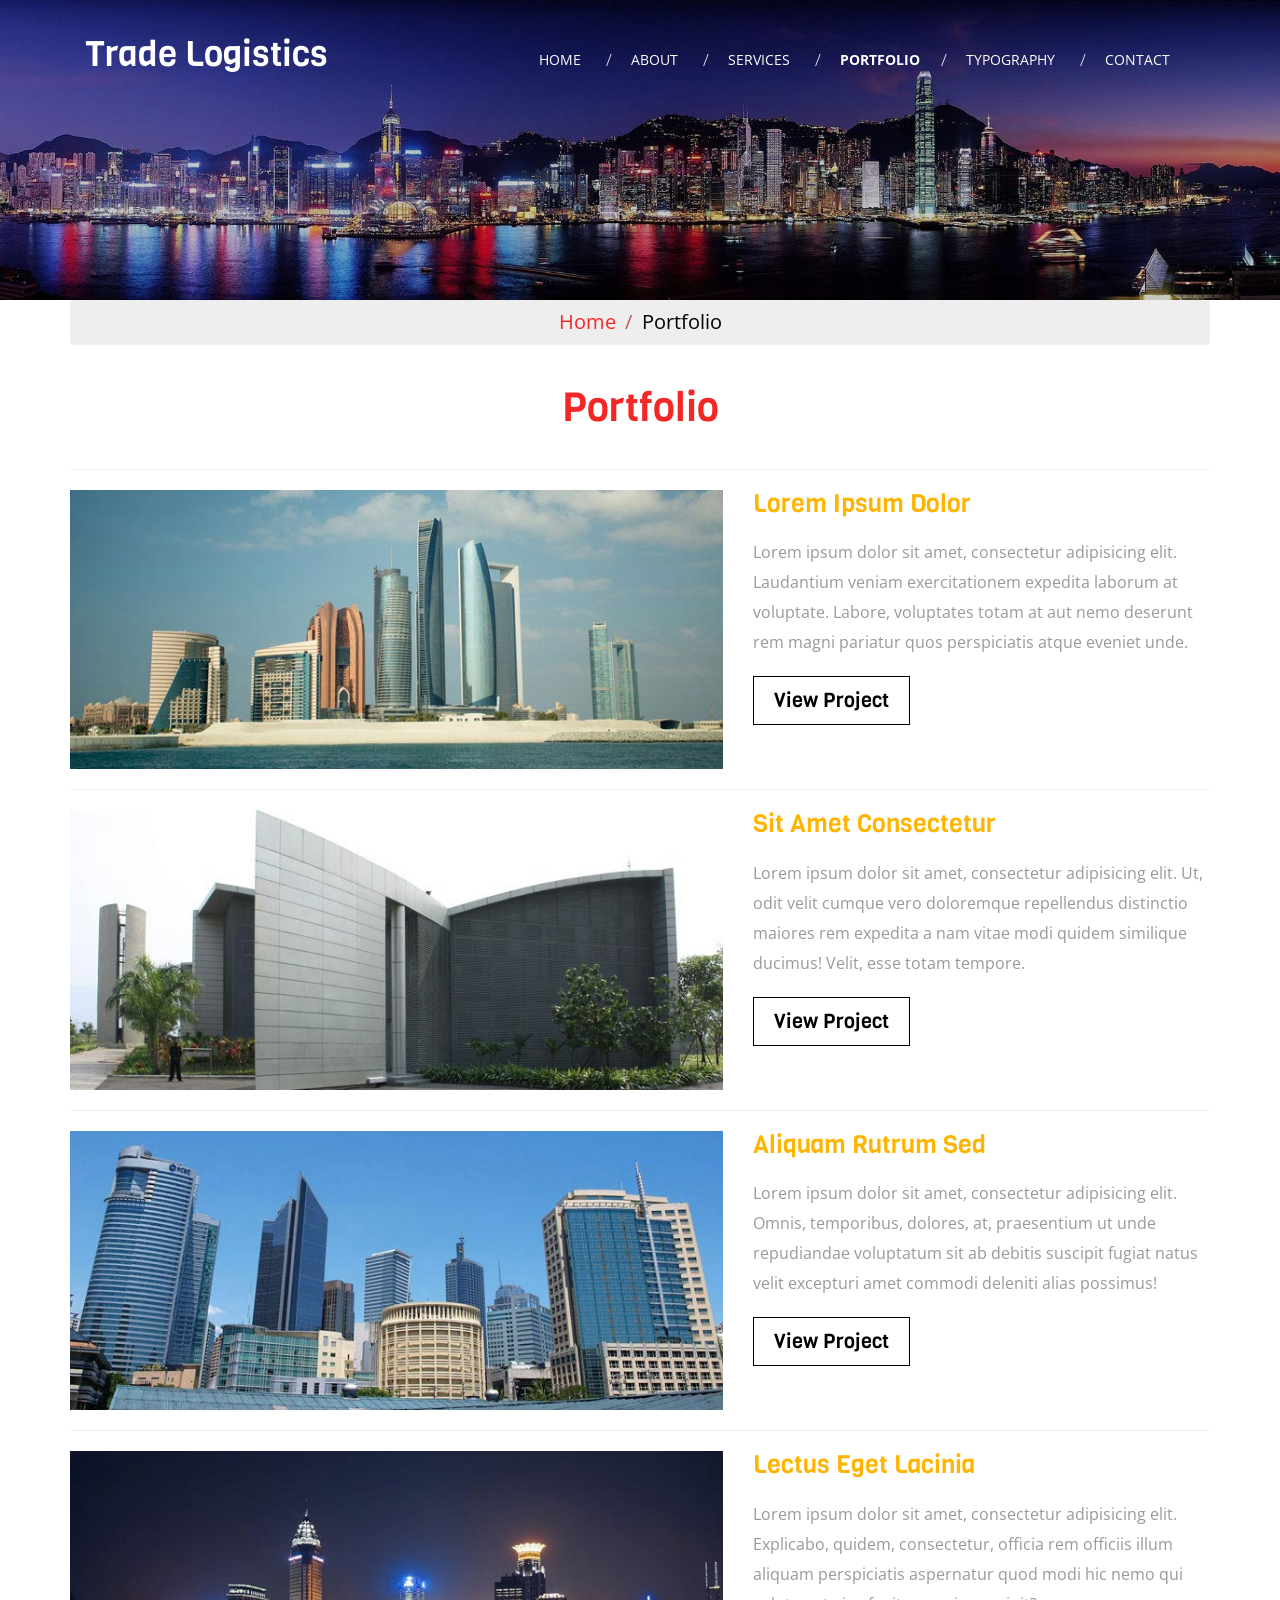
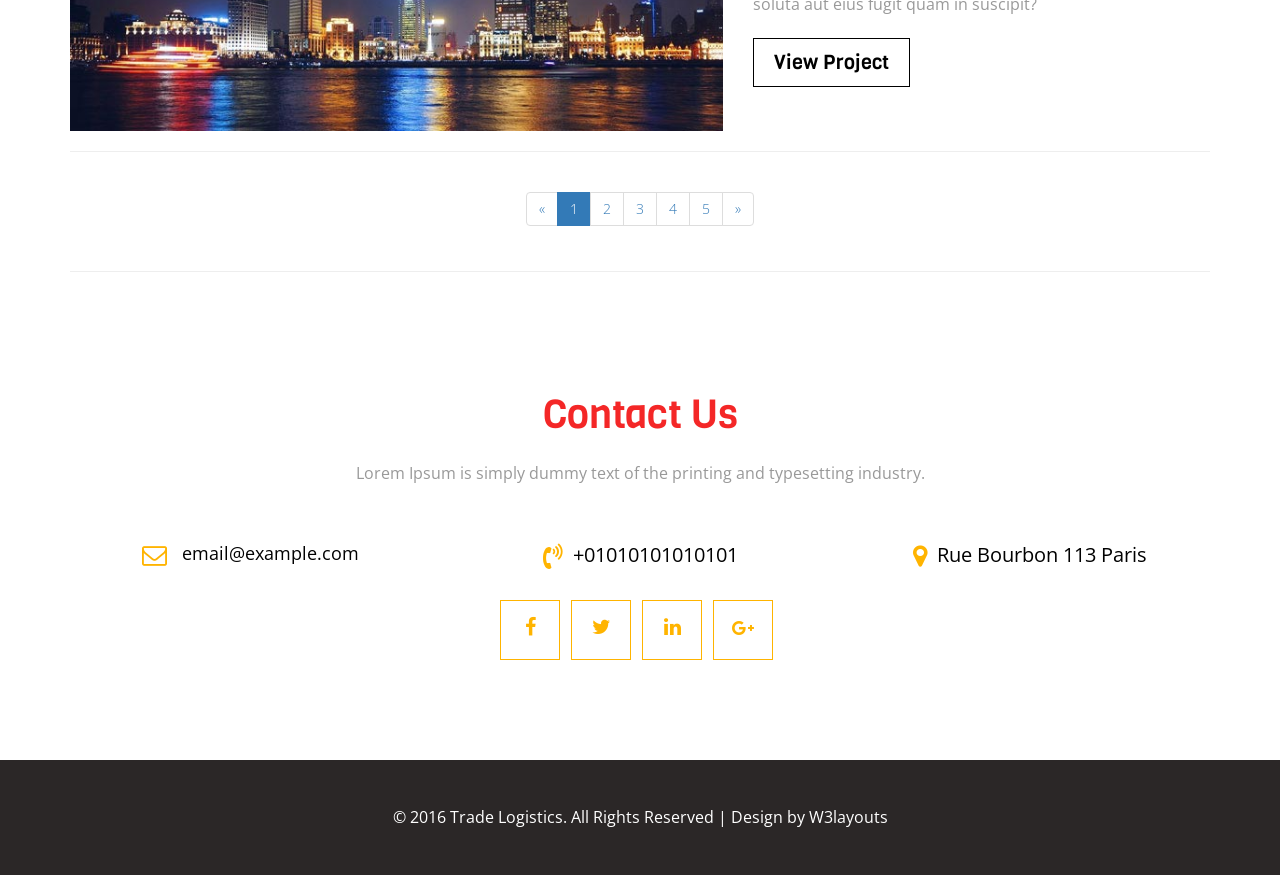
<file: TicketTracker.web/_Archive/web/portfolio.html>
﻿<!--Author: W3layouts
Author URL: http://w3layouts.com
License: Creative Commons Attribution 3.0 Unported
License URL: http://creativecommons.org/licenses/by/3.0/
-->
<!DOCTYPE HTML>
<html>
<head>
<title>Trade Logistics A Corporate Category Flat Bootstrap Responsive  Website Template | Portfolio :: w3layouts</title>
<meta name="viewport" content="width=device-width, initial-scale=1">
<meta http-equiv="Content-Type" content="text/html; charset=utf-8" />
<meta name="keywords" content="Trade Logistics Responsive web template, Bootstrap Web Templates, Flat Web Templates, Android Compatible web template, 
Smartphone Compatible web template, free webdesigns for Nokia, Samsung, LG, SonyEricsson, Motorola web design" />
<!-- font files -->
<link href="https://cdnjs.cloudflare.com/ajax/libs/font-awesome/4.6.2/css/font-awesome.min.css" media="all" rel="stylesheet" type="text/css">
<link href='//fonts.googleapis.com/css?family=Viga' rel='stylesheet' type='text/css'>
<link href='//fonts.googleapis.com/css?family=Open+Sans:400,300,600,700,800' rel='stylesheet' type='text/css'>
<!-- /font files -->
<!-- css files -->
<link href="css/bootstrap.min.css" rel="stylesheet" type="text/css" media="all" />
<link href="css/font-awesome.min.css" rel="stylesheet" type="text/css" media="all" />
<link href="css/typo.css" rel="stylesheet" type="text/css" media="all" />
<link href="css/info.css" rel="stylesheet" type="text/css" media="all" />
<link href="css/style.css" rel="stylesheet" type="text/css" media="all" />
<!-- /css files -->
</head>
<body>
<!-- navigation -->
<div class="navbar-wrapper">
    <div class="container">
		<nav class="navbar navbar-inverse navbar-static-top cl-effect-5">
			<div class="container">
				<div class="navbar-header">
					<button type="button" class="navbar-toggle collapsed" data-toggle="collapse" data-target="#navbar" aria-expanded="false" aria-controls="navbar">
						<span class="sr-only">Toggle navigation</span>
						<span class="icon-bar"></span>
						<span class="icon-bar"></span>
						<span class="icon-bar"></span>
					</button>
					<a class="navbar-brand" href="index.html"><h1>Trade Logistics</h1></a>
				</div>
				<div id="navbar" class="navbar-collapse collapse">
					<ul class="nav navbar-nav navbar-right">
						<li><a href="index.html"><span data-hover="Home">Home</span></a></li>
						<li><a href="about.html"><span data-hover="About">About</span></a><span class="line1">/<span></li>
						<li><a href="service.html"><span data-hover="Services">Services</span></a><span class="line1">/<span></li>
						<li class="active"><a href="portfolio.html"><span data-hover="Portfolio">Portfolio</span></a><span class="line1">/<span></li>
						<li><a href="typo.html"><span data-hover="Typography">Typography</span></a><span class="line1">/<span></li>
						<li><a href="contact.html"><span data-hover="Contact">Contact</span></a><span class="line1">/<span></li>
					</ul>
				</div>
			</div>
        </nav>
	</div>
</div>
<!-- /navigation -->
<!-- banner section -->
<section class="innerpage-banner">

</section>
<!-- /banner section -->
<section class="innerpage-header">
    <div class="container">
		<!-- Page Heading/Breadcrumbs -->
        <div class="row">
            <div class="col-lg-12">
                <ol class="breadcrumb text-center">
                    <li><a href="index.html">Home</a></li>
                    <li class="active">Portfolio</li>
                </ol>
				<h2 class="page-header text-center">Portfolio</h2> 
            </div>
        </div>
        <!-- /.row -->
	</div>
</section>
 <!-- Page Content -->
<section class="portfolio-w3ls"> 
	<div class="container">
        <!-- Project One -->
        <div class="row">
            <div class="col-md-7">
                <a href="portfolio-item.html">
					<div class="hover01 column">
						<div>
							<figure>
								<img class="img-responsive img-hover" src="images/port-img1.jpg" alt="w3layouts" title="w3layouts">
							</figure>
						</div>
					</div>		
				</a>
            </div>
            <div class="col-md-5">
                <h3>Lorem Ipsum Dolor</h3>
                <p>Lorem ipsum dolor sit amet, consectetur adipisicing elit. Laudantium veniam exercitationem expedita laborum at voluptate. Labore, voluptates totam at aut nemo deserunt rem magni pariatur quos perspiciatis atque eveniet unde.</p>
                <a class="port-w3ls" href="portfolio-item.html">View Project</i></a>
            </div>
        </div>
        <!-- /.row -->

        <hr>

        <!-- Project Two -->
        <div class="row">
            <div class="col-md-7">
                <a href="portfolio-item.html">
					<div class="hover01 column">
						<div>
							<figure>
								<img class="img-responsive img-hover" src="images/port-img2.jpg" alt="w3layouts" title="w3layouts">
							</figure>
						</div>
					</div>	
				</a>
            </div>
            <div class="col-md-5">
                <h3>Sit Amet Consectetur</h3>
                <p>Lorem ipsum dolor sit amet, consectetur adipisicing elit. Ut, odit velit cumque vero doloremque repellendus distinctio maiores rem expedita a nam vitae modi quidem similique ducimus! Velit, esse totam tempore.</p>
                <a class="port-w3ls" href="portfolio-item.html">View Project</i></a>
            </div>
        </div>
        <!-- /.row -->

        <hr>

        <!-- Project Three -->
        <div class="row">
            <div class="col-md-7">
                <a href="portfolio-item.html">
					<div class="hover01 column">
						<div>
							<figure>
								<img class="img-responsive img-hover" src="images/port-img3.jpg" alt="w3layouts" title="w3layouts">
							</figure>
						</div>
					</div>	
				</a>
            </div>
            <div class="col-md-5">
                <h3>Aliquam Rutrum Sed</h3>
                <p>Lorem ipsum dolor sit amet, consectetur adipisicing elit. Omnis, temporibus, dolores, at, praesentium ut unde repudiandae voluptatum sit ab debitis suscipit fugiat natus velit excepturi amet commodi deleniti alias possimus!</p>
                <a class="port-w3ls" href="portfolio-item.html">View Project</i></a>
            </div>
        </div>
        <!-- /.row -->

        <hr>

        <!-- Project Four -->
        <div class="row">

            <div class="col-md-7">
                <a href="portfolio-item.html">
					<div class="hover01 column">
						<div>
							<figure>
								<img class="img-responsive img-hover" src="images/port-img4.jpg" alt="w3layouts" title="w3layouts">
							</figure>
						</div>
					</div>		
				</a>
            </div>
            <div class="col-md-5">
                <h3>Lectus Eget Lacinia</h3>
                <p>Lorem ipsum dolor sit amet, consectetur adipisicing elit. Explicabo, quidem, consectetur, officia rem officiis illum aliquam perspiciatis aspernatur quod modi hic nemo qui soluta aut eius fugit quam in suscipit?</p>
                <a class="port-w3ls" href="portfolio-item.html">View Project</i></a>
            </div>
        </div>
        <!-- /.row -->

        <hr>
	</div>
</section>
	<div class="container">	
        <!-- Pagination -->
        <div class="row text-center">
            <div class="col-lg-12">
                <ul class="pagination">
                    <li>
                        <a href="#">&laquo;</a>
                    </li>
                    <li class="active">
                        <a href="#">1</a>
                    </li>
                    <li>
                        <a href="#">2</a>
                    </li>
                    <li>
                        <a href="#">3</a>
                    </li>
                    <li>
                        <a href="#">4</a>
                    </li>
                    <li>
                        <a href="#">5</a>
                    </li>
                    <li>
                        <a href="#">&raquo;</a>
                    </li>
                </ul>
            </div>
        </div>
        <!-- /.row -->

        <hr>
	</div>	
<!-- contact section -->
<section class="contact-us">
	<h3 class="text-center">Contact Us</h3>
	<p class="text-center">Lorem Ipsum is simply dummy text of the printing and typesetting industry.</p>
	<div class="container">
		<div class="row">
			<div class="col-lg-4 col-md-4 col-sm-4 contact-us-w3ls">
				<div class="contact-info">
					<a href="mailto:email@example.com">
						<span class="fa fa-envelope-o" aria-hidden="true"></span>
						email@example.com
					</a>		
				</div>
			</div>
			<div class="col-lg-4 col-md-4 col-sm-4 contact-us-w3ls">
				<div class="contact-info">
					<p class="contact-us-p1"><span class="fa fa-volume-control-phone" aria-hidden="true"></span>+01010101010101</p>
				</div>
			</div>
			<div class="col-lg-4 col-md-4 col-sm-4 contact-us-w3ls">
				<div class="contact-info">
					<p class="contact-us-p1"><span class="fa fa-map-marker" aria-hidden="true"></span>Rue Bourbon 113 Paris</p>	
				</div>
			</div>
		</div>
		<div class="row">
			<div class="col-lg-12">
				<ul class="social-icons">
					<li><a href="#"><i class="fa fa-facebook"></i></a></li>
					<li><a href="#"><i class="fa fa-twitter"></i></a></li>
					<li><a href="#"><i class="fa fa-linkedin"></i></a></li>
					<li><a href="#"><i class="fa fa-google-plus"></i></a></li>
				</ul>
			</div>
		</div>
	</div>
</section>
<!-- /contact section -->
<!-- footer -->
<div class="footer">
	<p>© 2016 Trade Logistics. All Rights Reserved | Design by <a href="https://w3layouts.com/" target="_blank">W3layouts</a></p>
</div>
<!-- footer -->
<!-- js files -->
<script src="js/jquery.min.js"></script>
<script src="js/bootstrap.min.js"></script>
<script src="js/SmoothScroll.min.js"></script>
<!-- js for team section -->
<script src="js/index.js"></script>
<!-- /js for team section -->
<!-- js for banner -->
<script type="text/javascript" src="js/zslider-1.0.1.js"></script>
<script type="text/javascript">
		var slider = $('.slider').zslider({
			imagePanels: $('.slider-panel'),
			ctrlItems: $('.slider-item'),
			ctrlItemHoverCls: 'slider-item-selected',
			//panelHoverShowFlipBtn: false,
			flipBtn: {
				container: $('.slider-page'),
				preBtn: $('.slider-pre'), 
				nextBtn: $('.slider-next')
			},
			callbacks: {
				animate: function(imagePanels, ctrlItems, fromIndex, toIndex) {
					return true;
				}
			}
		});
</script>
<!-- /js for banner -->
<!-- /js files -->
</body>
</html>
</file>
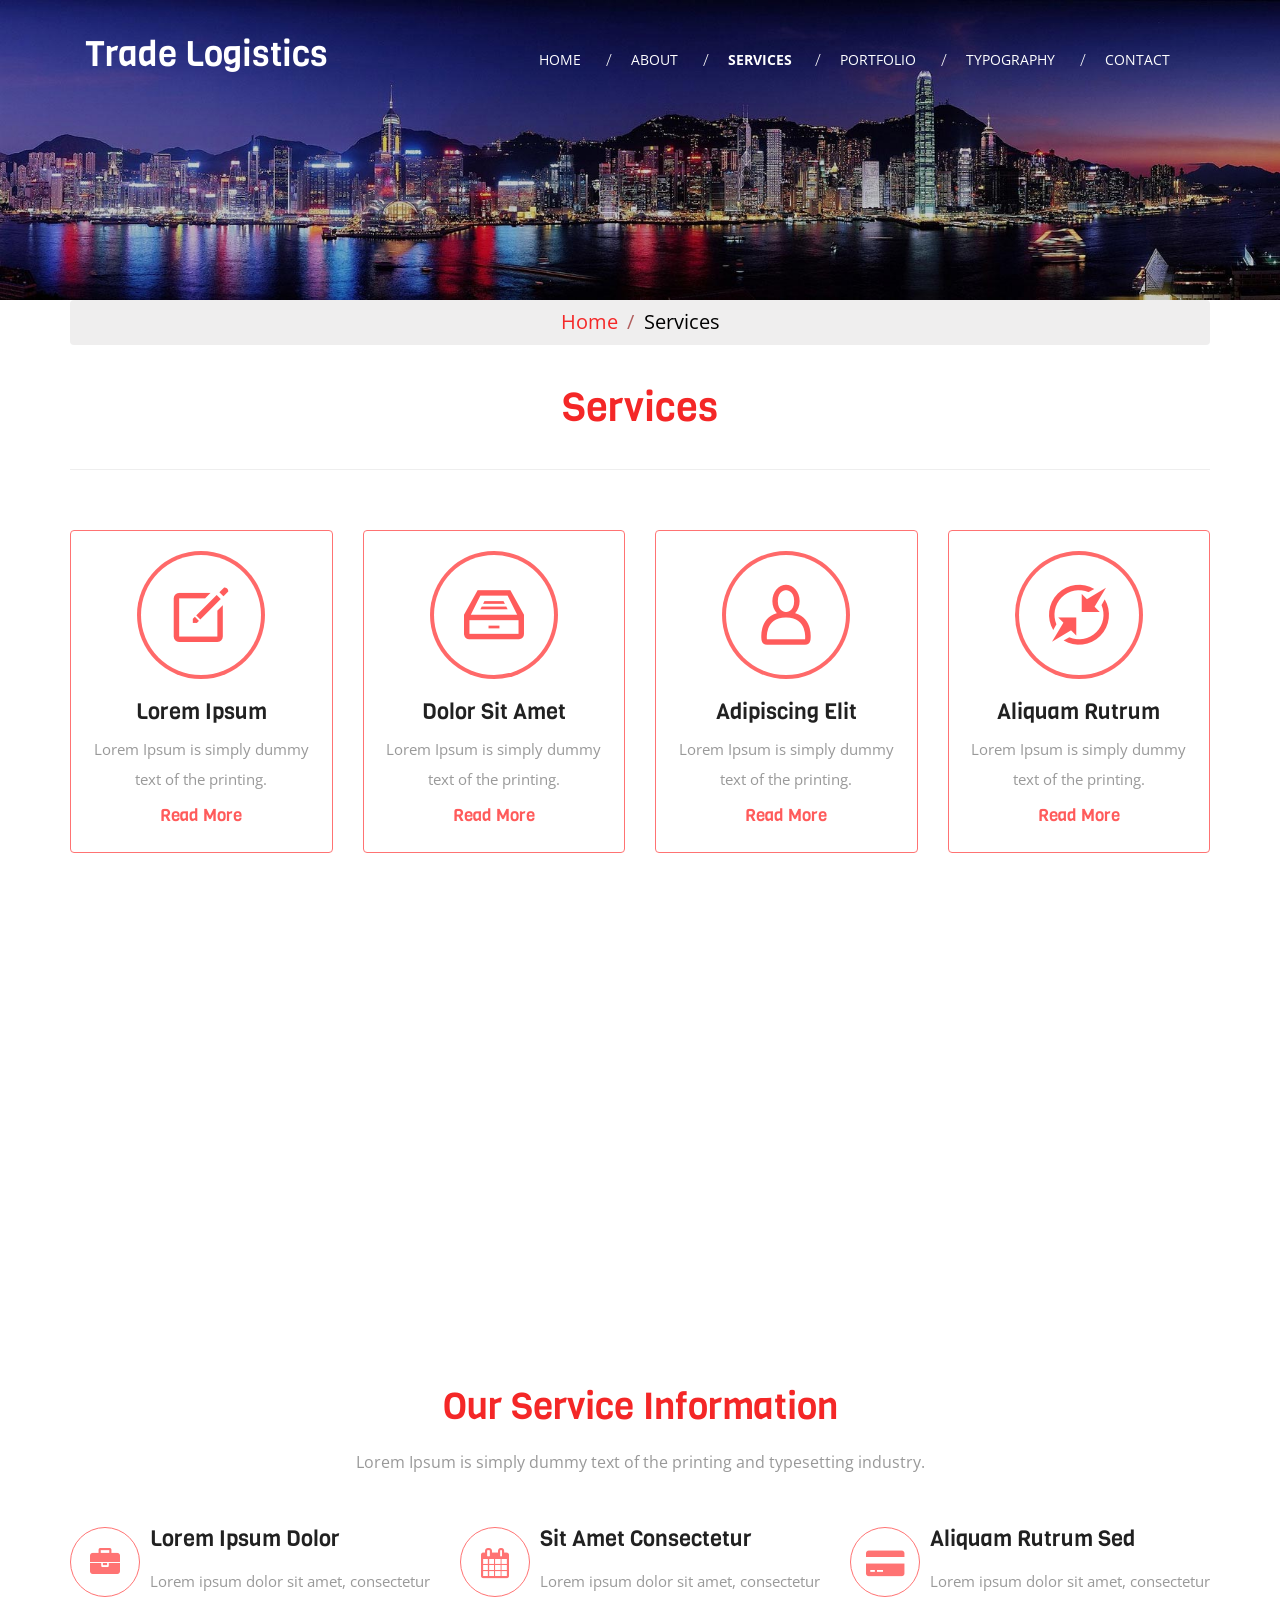
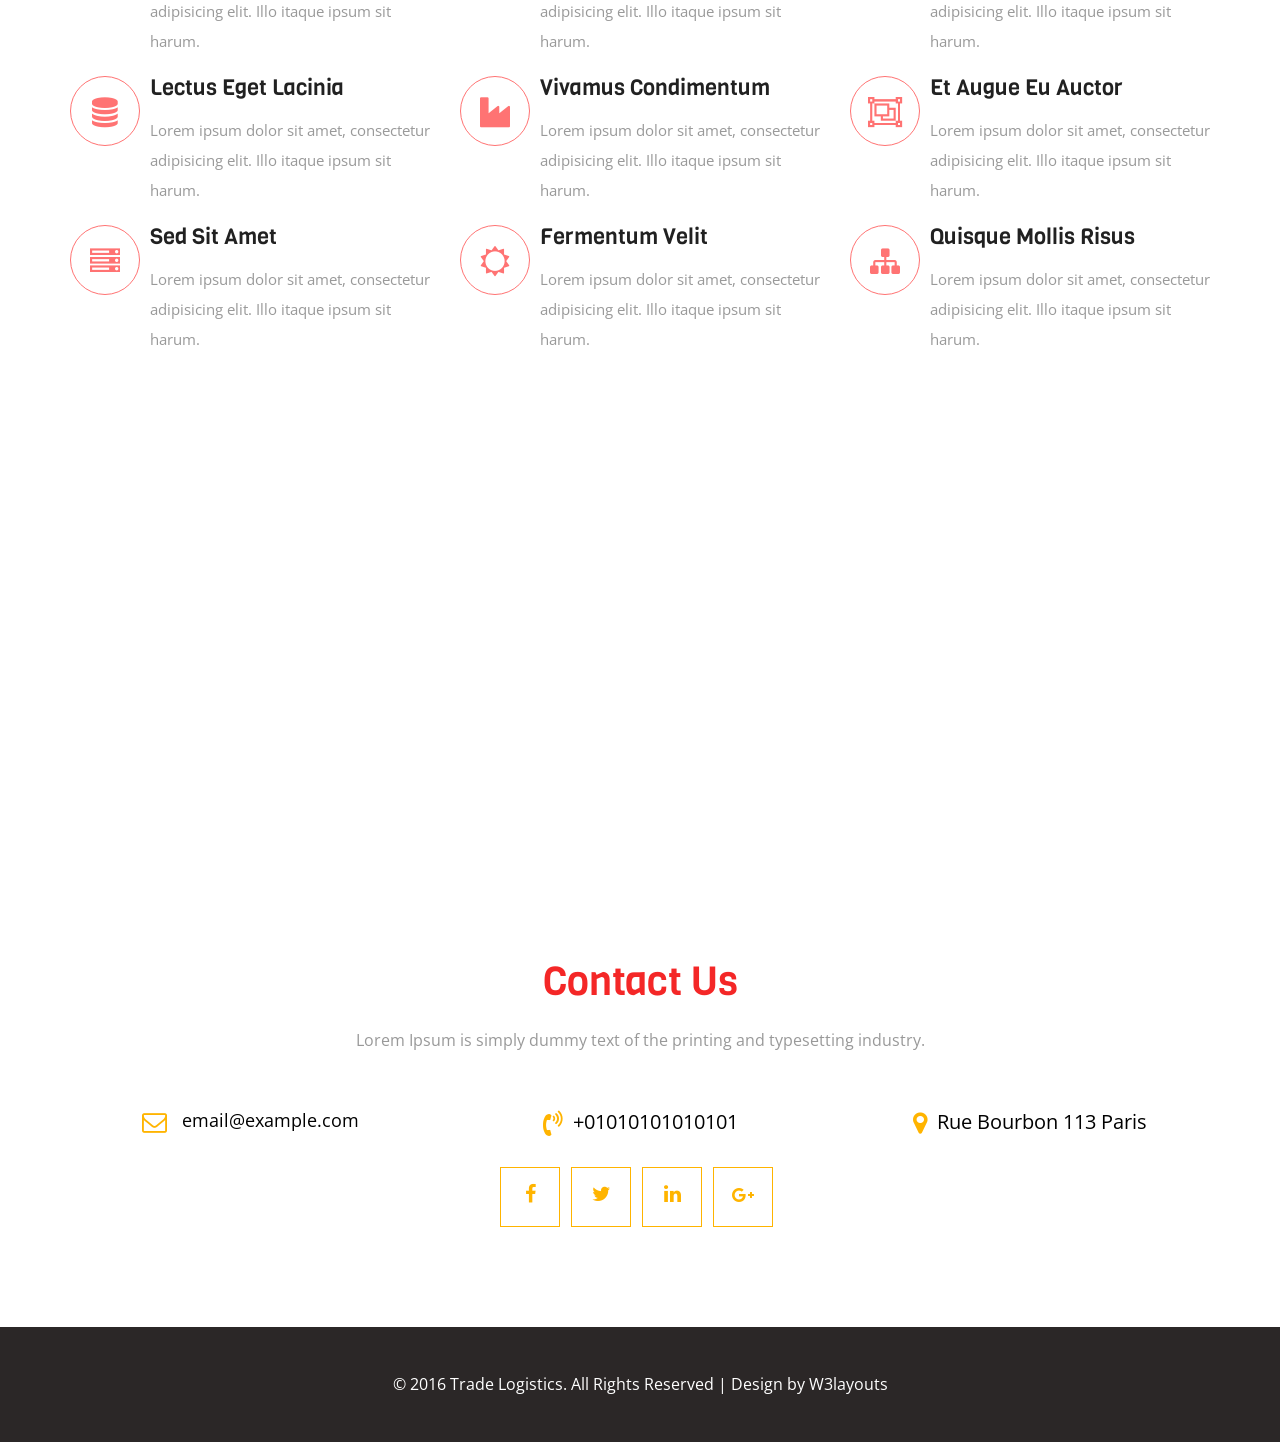
<file: TicketTracker.web/_Archive/web/service.html>
<!--Author: W3layouts
Author URL: http://w3layouts.com
License: Creative Commons Attribution 3.0 Unported
License URL: http://creativecommons.org/licenses/by/3.0/
-->
<!DOCTYPE HTML>
<html>
<head>
<title>Trade Logistics A Corporate Category Flat Bootstrap Responsive  Website Template | Services :: w3layouts</title>
<meta name="viewport" content="width=device-width, initial-scale=1">
<meta http-equiv="Content-Type" content="text/html; charset=utf-8" />
<meta name="keywords" content="Trade Logistics Responsive web template, Bootstrap Web Templates, Flat Web Templates, Android Compatible web template, 
Smartphone Compatible web template, free webdesigns for Nokia, Samsung, LG, SonyEricsson, Motorola web design" />
<!-- font files -->
<link href="https://cdnjs.cloudflare.com/ajax/libs/font-awesome/4.6.2/css/font-awesome.min.css" media="all" rel="stylesheet" type="text/css">
<link href='//fonts.googleapis.com/css?family=Viga' rel='stylesheet' type='text/css'>
<link href='//fonts.googleapis.com/css?family=Open+Sans:400,300,600,700,800' rel='stylesheet' type='text/css'>
<!-- /font files -->
<!-- css files -->
<link href="css/bootstrap.min.css" rel="stylesheet" type="text/css" media="all" />
<link href="css/font-awesome.min.css" rel="stylesheet" type="text/css" media="all" />
<link href="css/typo.css" rel="stylesheet" type="text/css" media="all" />
<link href="css/info.css" rel="stylesheet" type="text/css" media="all" />
<link href="css/style.css" rel="stylesheet" type="text/css" media="all" />
<!-- /css files -->
</head>
<body>
<!-- navigation -->
<div class="navbar-wrapper">
    <div class="container">
		<nav class="navbar navbar-inverse navbar-static-top cl-effect-5">
			<div class="container">
				<div class="navbar-header">
					<button type="button" class="navbar-toggle collapsed" data-toggle="collapse" data-target="#navbar" aria-expanded="false" aria-controls="navbar">
						<span class="sr-only">Toggle navigation</span>
						<span class="icon-bar"></span>
						<span class="icon-bar"></span>
						<span class="icon-bar"></span>
					</button>
					<a class="navbar-brand" href="index.html"><h1>Trade Logistics</h1></a>
				</div>
				<div id="navbar" class="navbar-collapse collapse">
					<ul class="nav navbar-nav navbar-right">
						<li><a href="index.html"><span data-hover="Home">Home</span></a></li>
						<li><a href="about.html"><span data-hover="About">About</span></a><span class="line1">/<span></li>
						<li class="active"><a href="service.html"><span data-hover="Services">Services</span></a><span class="line1">/<span></li>
						<li><a href="portfolio.html"><span data-hover="Portfolio">Portfolio</span></a><span class="line1">/<span></li>
						<li><a href="typo.html"><span data-hover="Typography">Typography</span></a><span class="line1">/<span></li>
						<li><a href="contact.html"><span data-hover="Contact">Contact</span></a><span class="line1">/<span></li>
					</ul>
				</div>
			</div>
        </nav>
	</div>
</div>
<!-- /navigation -->
<!-- banner section -->
<section class="innerpage-banner">

</section>    
<!-- /banner section -->
<section class="innerpage-header">
    <div class="container">
		<!-- Page Heading/Breadcrumbs -->
        <div class="row">
            <div class="col-lg-12">
                <ol class="breadcrumb text-center">
                    <li><a href="index.html">Home</a></li>
                    <li class="active">Services</li>
                </ol>
				<h2 class="page-header text-center">Services</h2> 
            </div>
        </div>
        <!-- /.row -->
	</div>
</section> 
 <!-- Page Content -->
<section class="service-w3ls">
    <div class="container">
		<!-- Service Panels -->
        <div class="row">
            <div class="col-md-3 col-sm-6">
				<div class="thumbnail">
					<div class="hi-icon-wrap hi-icon-effect-5 hi-icon-effect-5c">
						<a href="#0" class="hi-icon hi-icon-pencil">Mobile</a>
					</div>
					<h4>Lorem Ipsum</h4>
					<p class="service-p1">Lorem Ipsum is simply dummy text of the printing.</p>
					<a href="blogpost.html" class="service-a">Read More</a>
				</div>	
            </div>
            <div class="col-md-3 col-sm-6">
                <div class="thumbnail">
					<div class="hi-icon-wrap hi-icon-effect-5 hi-icon-effect-5c">
						<a href="#0" class="hi-icon hi-icon-archive">Mobile</a>
					</div>
					<h4>Dolor Sit Amet</h4>
					<p class="service-p1">Lorem Ipsum is simply dummy text of the printing.</p>
					<a href="blogpost.html" class="service-a">Read More</a>
				</div>
            </div>
            <div class="col-md-3 col-sm-6">
                <div class="thumbnail">
					<div class="hi-icon-wrap hi-icon-effect-5 hi-icon-effect-5c">
						<a href="#0" class="hi-icon hi-icon-user">Mobile</a>
					</div>
					<h4>Adipiscing Elit</h4>
					<p class="service-p1">Lorem Ipsum is simply dummy text of the printing.</p>
					<a href="blogpost.html" class="service-a">Read More</a>
				</div>
            </div>
            <div class="col-md-3 col-sm-6">
                <div class="thumbnail">
					<div class="hi-icon-wrap hi-icon-effect-5 hi-icon-effect-5c">
						<a href="#0" class="hi-icon hi-icon-contract">Mobile</a>
					</div>
					<h4>Aliquam Rutrum</h4>
					<p class="service-p1">Lorem Ipsum is simply dummy text of the printing.</p>
					<a href="blogpost.html" class="service-a">Read More</a>
				</div>
            </div>
        </div>
	</div>
</section>	
<!-- divider section -->
<section class="divider">
	<div class="container">
		<blockquote>
		" Lorem Ipsum is simply dummy text of the printing and typesetting industry. Lorem Ipsum has been the industry's standard dummy text ever since the 1500s, when an unknown printer took a galley of type and scrambled it to make a type specimen book. "
		</blockquote>
		<h3>- John Doe -</h3>
	</div>
</section>
<!-- /divider section -->
<section class="service-agile">
	<h3 class="text-center">Our Service Information</h3>
	<p class="text-center">Lorem Ipsum is simply dummy text of the printing and typesetting industry.</p>	
	<div class="container">
        <!-- Service List -->
        <div class="row">
            <div class="col-md-4 serv-info">
                <div class="media">
                    <div class="pull-left">
                        <i class="fa fa-briefcase" aria-hidden="true"></i> 
                    </div>
                    <div class="media-body">
                        <h4 class="media-heading">Lorem Ipsum Dolor</h4>
                        <p class="service-p2">Lorem ipsum dolor sit amet, consectetur adipisicing elit. Illo itaque ipsum sit harum.</p>
                    </div>
				</div>
			</div>		
			<div class="col-md-4 serv-info">		
                <div class="media">
                    <div class="pull-left">
                        <i class="fa fa-calendar" aria-hidden="true"></i> 
                    </div>
                    <div class="media-body">
                        <h4 class="media-heading">Sit Amet Consectetur</h4>
                        <p class="service-p2">Lorem ipsum dolor sit amet, consectetur adipisicing elit. Illo itaque ipsum sit harum.</p>
                    </div>
                </div>
			</div>
			<div class="col-md-4 serv-info">	
                <div class="media">
                    <div class="pull-left">
                        <i class="fa fa-credit-card-alt" aria-hidden="true"></i> 
                    </div>
                    <div class="media-body">
                        <h4 class="media-heading">Aliquam Rutrum Sed</h4>
                        <p class="service-p2">Lorem ipsum dolor sit amet, consectetur adipisicing elit. Illo itaque ipsum sit harum.</p>
                    </div>
                </div>
            </div>
            <div class="col-md-4 serv-info">
                <div class="media">
                    <div class="pull-left">
                        <i class="fa fa-database" aria-hidden="true"></i> 
                    </div>
                    <div class="media-body">
                        <h4 class="media-heading">Lectus Eget Lacinia</h4>
                        <p class="service-p2">Lorem ipsum dolor sit amet, consectetur adipisicing elit. Illo itaque ipsum sit harum.</p>
                    </div>
                </div>
			</div>
			<div class="col-md-4 serv-info">			
                <div class="media">
                    <div class="pull-left">
                        <i class="fa fa-industry" aria-hidden="true"></i> 
                    </div>
                    <div class="media-body">
                        <h4 class="media-heading">Vivamus Condimentum</h4>
                        <p class="service-p2">Lorem ipsum dolor sit amet, consectetur adipisicing elit. Illo itaque ipsum sit harum.</p>
                    </div>
                </div>
			</div>
			<div class="col-md-4 serv-info">			
                <div class="media">
                    <div class="pull-left">
                        <i class="fa fa-object-group" aria-hidden="true"></i> 
                    </div>
                    <div class="media-body">
                        <h4 class="media-heading">Et Augue Eu Auctor</h4>
                        <p class="service-p2">Lorem ipsum dolor sit amet, consectetur adipisicing elit. Illo itaque ipsum sit harum.</p>
                    </div>
                </div>
            </div>
            <div class="col-md-4 serv-info">
                <div class="media">
                    <div class="pull-left">
                        <i class="fa fa-server" aria-hidden="true"></i> 
                    </div>
                    <div class="media-body">
                        <h4 class="media-heading">Sed Sit Amet</h4>
                        <p class="service-p2">Lorem ipsum dolor sit amet, consectetur adipisicing elit. Illo itaque ipsum sit harum.</p>
                    </div>
                </div>
			</div>
			<div class="col-md-4 serv-info">			
                <div class="media">
                    <div class="pull-left">
                        <i class="fa fa-sun-o" aria-hidden="true"></i> 
                    </div>
                    <div class="media-body">
                        <h4 class="media-heading">Fermentum Velit</h4>
                        <p class="service-p2">Lorem ipsum dolor sit amet, consectetur adipisicing elit. Illo itaque ipsum sit harum.</p>
                    </div>
                </div>
			</div>
			<div class="col-md-4 serv-info">			
                <div class="media">
                    <div class="pull-left">
                        <i class="fa fa-sitemap" aria-hidden="true"></i> 
                    </div>
                    <div class="media-body">
                        <h4 class="media-heading">Quisque Mollis Risus</h4>
                        <p class="service-p2">Lorem ipsum dolor sit amet, consectetur adipisicing elit. Illo itaque ipsum sit harum.</p>
                    </div>
                </div>
            </div>
        </div>
        <!-- /.row -->
	</div>	
</section>
<!-- map section -->
<section class="map">
<iframe class="googlemaps" src="https://www.google.com/maps/embed?pb=!1m14!1m12!1m3!1d380510.6741687111!2d-88.01234121699822!3d41.83390417061058!2m3!1f0!2f0!3f0!3m2!1i1024!2i768!4f13.1!5e0!3m2!1sen!2sin!4v1455598377120" style="border:0" allowfullscreen></iframe>
</section>
<!-- /map section -->	
<!-- contact section -->
<section class="contact-us">
	<h3 class="text-center">Contact Us</h3>
	<p class="text-center">Lorem Ipsum is simply dummy text of the printing and typesetting industry.</p>
	<div class="container">
		<div class="row">
			<div class="col-lg-4 col-md-4 col-sm-4 contact-us-w3ls">
				<div class="contact-info">
					<a href="mailto:email@example.com">
						<span class="fa fa-envelope-o" aria-hidden="true"></span>
						email@example.com
					</a>		
				</div>
			</div>
			<div class="col-lg-4 col-md-4 col-sm-4 contact-us-w3ls">
				<div class="contact-info">
					<p class="contact-us-p1"><span class="fa fa-volume-control-phone" aria-hidden="true"></span>+01010101010101</p>
				</div>
			</div>
			<div class="col-lg-4 col-md-4 col-sm-4 contact-us-w3ls">
				<div class="contact-info">
					<p class="contact-us-p1"><span class="fa fa-map-marker" aria-hidden="true"></span>Rue Bourbon 113 Paris</p>	
				</div>
			</div>
		</div>
		<div class="row">
			<div class="col-lg-12">
				<ul class="social-icons">
					<li><a href="#"><i class="fa fa-facebook"></i></a></li>
					<li><a href="#"><i class="fa fa-twitter"></i></a></li>
					<li><a href="#"><i class="fa fa-linkedin"></i></a></li>
					<li><a href="#"><i class="fa fa-google-plus"></i></a></li>
				</ul>
			</div>
		</div>
	</div>
</section>
<!-- /contact section -->
<!-- footer -->
<div class="footer">
	<p>© 2016 Trade Logistics. All Rights Reserved | Design by <a href="https://w3layouts.com/" target="_blank">W3layouts</a></p>
</div>
<!-- footer -->
<!-- js files -->
<script src="js/jquery.min.js"></script>
<script src="js/bootstrap.min.js"></script>
<script src="js/SmoothScroll.min.js"></script>
<!-- js for team section -->
<script src="js/index.js"></script>
<!-- /js for team section -->
<!-- js for banner -->
<script type="text/javascript" src="js/zslider-1.0.1.js"></script>
<script type="text/javascript">
		var slider = $('.slider').zslider({
			imagePanels: $('.slider-panel'),
			ctrlItems: $('.slider-item'),
			ctrlItemHoverCls: 'slider-item-selected',
			//panelHoverShowFlipBtn: false,
			flipBtn: {
				container: $('.slider-page'),
				preBtn: $('.slider-pre'), 
				nextBtn: $('.slider-next')
			},
			callbacks: {
				animate: function(imagePanels, ctrlItems, fromIndex, toIndex) {
					return true;
				}
			}
		});
</script>
<!-- /js for banner -->
<!-- /js files -->
</body>
</html>
</file>
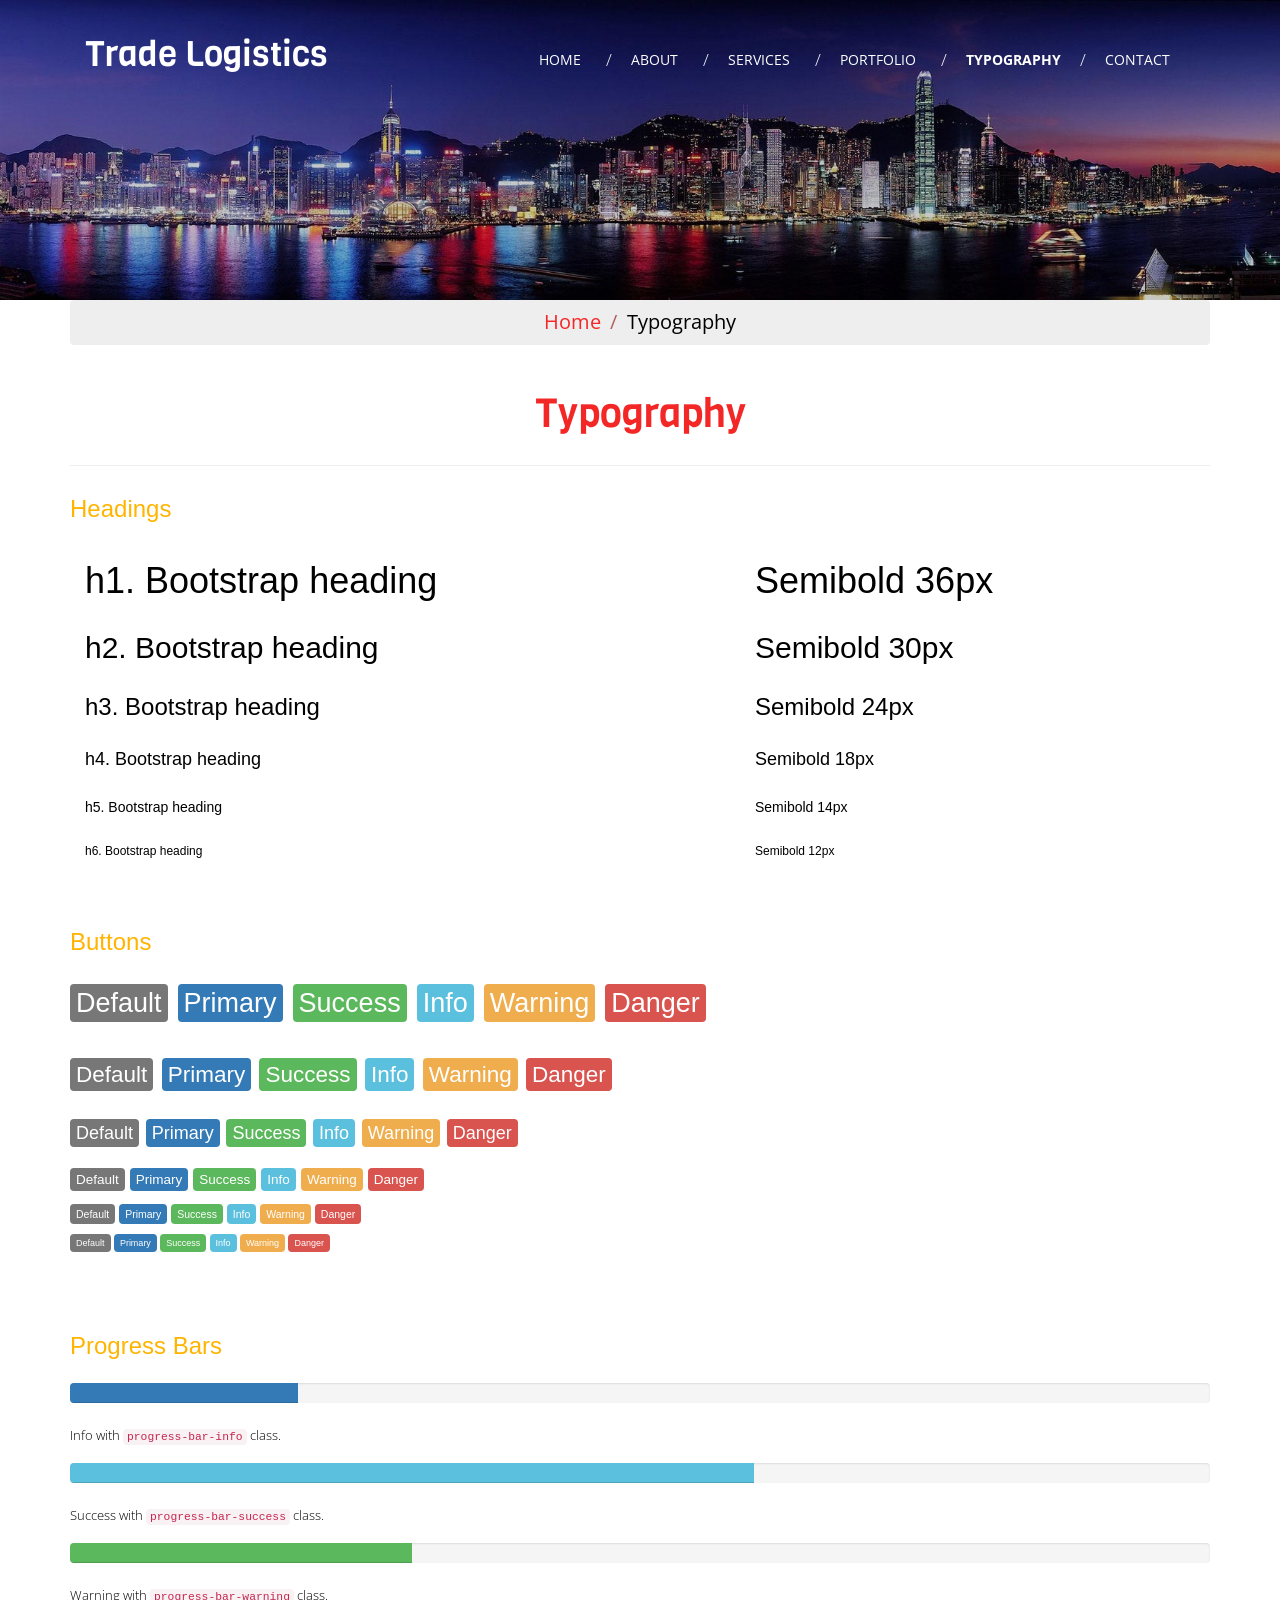
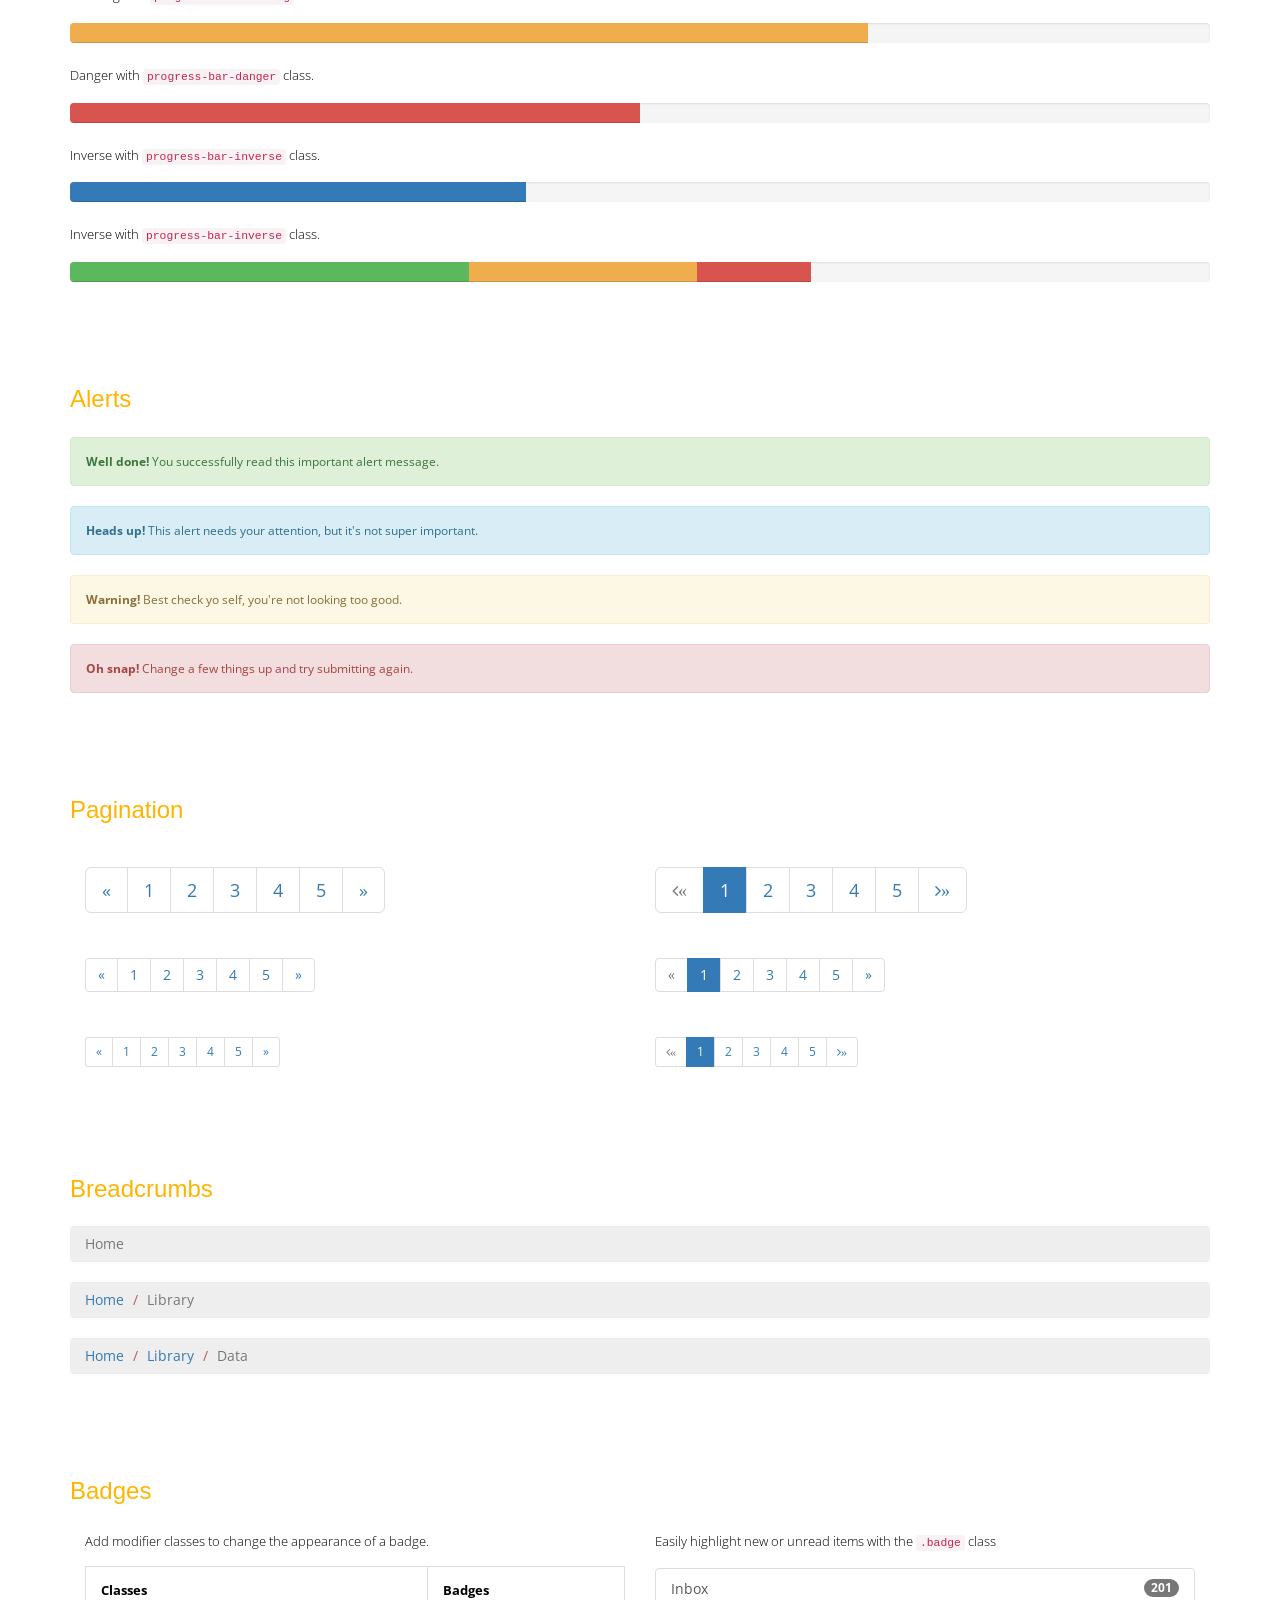
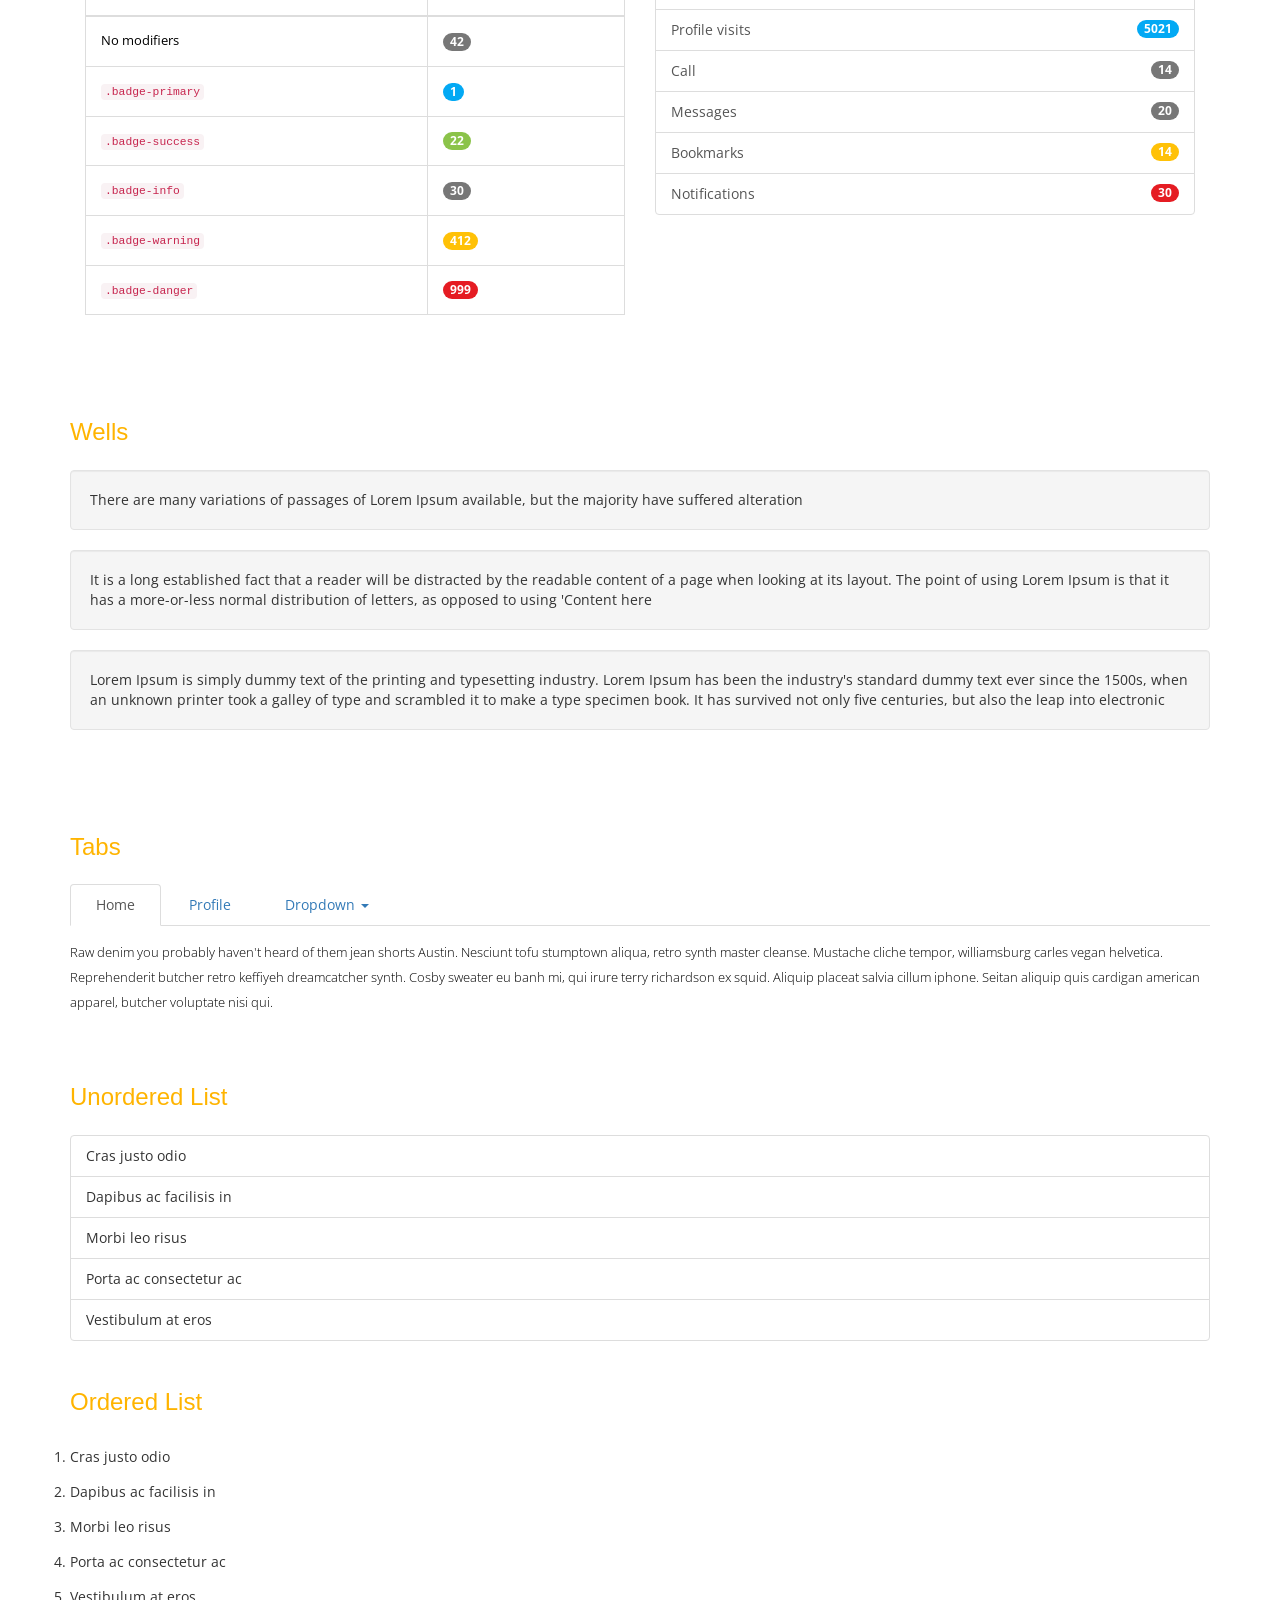
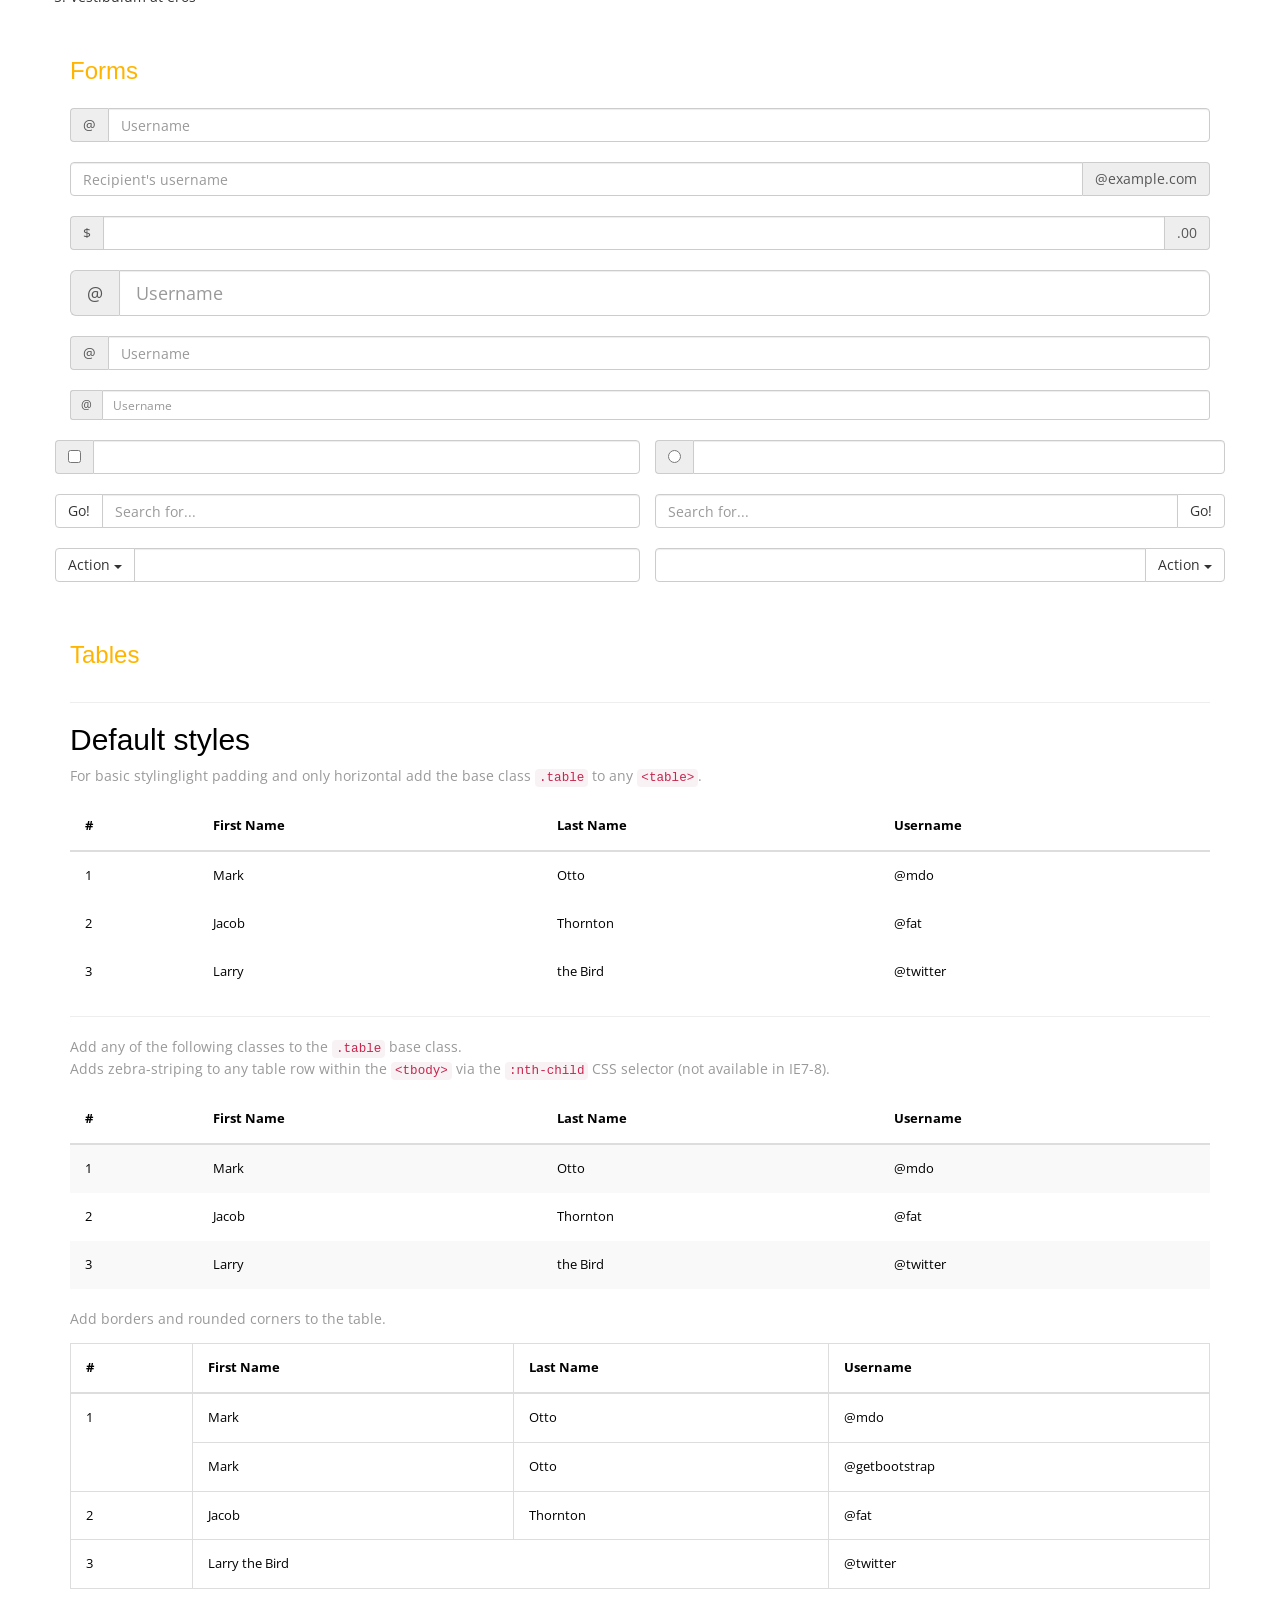
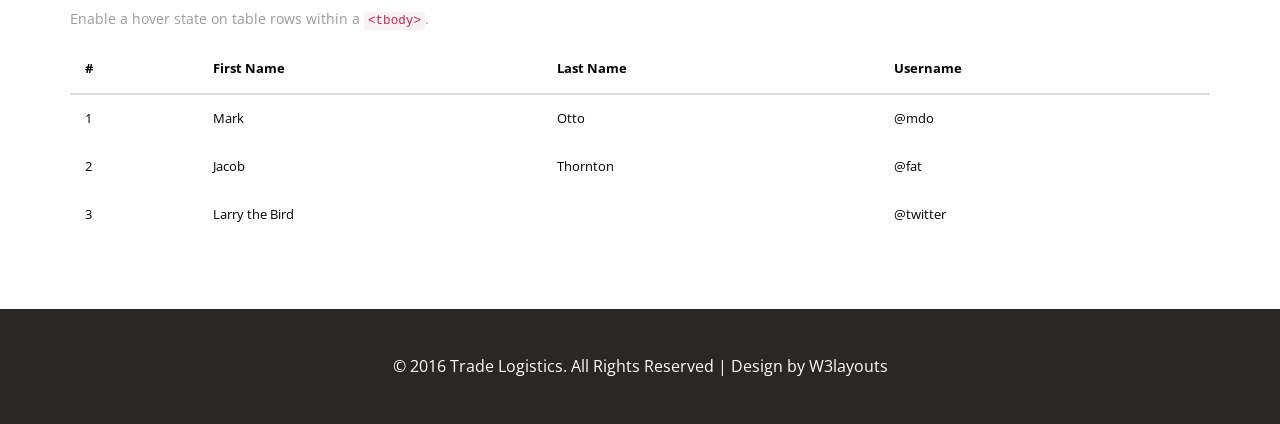
<file: TicketTracker.web/_Archive/web/typo.html>
<!--Author: W3layouts
Author URL: http://w3layouts.com
License: Creative Commons Attribution 3.0 Unported
License URL: http://creativecommons.org/licenses/by/3.0/
-->
<!DOCTYPE HTML>
<html>
<head>
<title>Trade Logistics A Corporate Category Flat Bootstrap Responsive  Website Template | Typography :: w3layouts</title>
<meta name="viewport" content="width=device-width, initial-scale=1">
<meta http-equiv="Content-Type" content="text/html; charset=utf-8" />
<meta name="keywords" content="Trade Logistics Responsive web template, Bootstrap Web Templates, Flat Web Templates, Android Compatible web template, 
Smartphone Compatible web template, free webdesigns for Nokia, Samsung, LG, SonyEricsson, Motorola web design" />
<!-- font files -->
<link href="https://cdnjs.cloudflare.com/ajax/libs/font-awesome/4.6.2/css/font-awesome.min.css" media="all" rel="stylesheet" type="text/css">
<link href='//fonts.googleapis.com/css?family=Viga' rel='stylesheet' type='text/css'>
<link href='//fonts.googleapis.com/css?family=Open+Sans:400,300,600,700,800' rel='stylesheet' type='text/css'>
<!-- /font files -->
<!-- css files -->
<link href="css/bootstrap.min.css" rel="stylesheet" type="text/css" media="all" />
<link href="css/font-awesome.min.css" rel="stylesheet" type="text/css" media="all" />
<link href="css/typo.css" rel="stylesheet" type="text/css" media="all" />
<link href="css/info.css" rel="stylesheet" type="text/css" media="all" />
<link href="css/style.css" rel="stylesheet" type="text/css" media="all" />
<!-- /css files -->
</head>
<body>
<!-- navigation -->
<div class="navbar-wrapper">
    <div class="container">
		<nav class="navbar navbar-inverse navbar-static-top cl-effect-5">
			<div class="container">
				<div class="navbar-header">
					<button type="button" class="navbar-toggle collapsed" data-toggle="collapse" data-target="#navbar" aria-expanded="false" aria-controls="navbar">
						<span class="sr-only">Toggle navigation</span>
						<span class="icon-bar"></span>
						<span class="icon-bar"></span>
						<span class="icon-bar"></span>
					</button>
					<a class="navbar-brand" href="index.html"><h1>Trade Logistics</h1></a>
				</div>
				<div id="navbar" class="navbar-collapse collapse">
					<ul class="nav navbar-nav navbar-right">
						<li><a href="index.html"><span data-hover="Home">Home</span></a></li>
						<li><a href="about.html"><span data-hover="About">About</span></a><span class="line1">/<span></li>
						<li><a href="service.html"><span data-hover="Services">Services</span></a><span class="line1">/<span></li>
						<li><a href="portfolio.html"><span data-hover="Portfolio">Portfolio</span></a><span class="line1">/<span></li>
						<li class="active"><a href="typo.html"><span data-hover="Typography">Typography</span></a><span class="line1">/<span></li>
						<li><a href="contact.html"><span data-hover="Contact">Contact</span></a><span class="line1">/<span></li>
					</ul>
				</div>
			</div>
        </nav>
	</div>
</div>
<!-- /navigation -->
<!-- banner section -->
<section class="innerpage-banner">

</section>
<!-- /banner section -->
<section class="innerpage-header">
    <div class="container">
		<!-- Page Heading/Breadcrumbs -->
        <div class="row">
            <div class="col-lg-12">
                <ol class="breadcrumb text-center">
                    <li><a href="index.html">Home</a></li>
                    <li class="active">Typography</li>
                </ol>
            </div>
        </div>
        <!-- /.row -->
	</div>
</section>
<!-- shortcodes -->
<div class="typography">
	<div class="container">
		<div class="row">
			<div class="col-lg-12">
				<h2 class="page-header text-center">Typography</h2>
			</div>
		</div>
	</div>
		
			<!-- container-wrap -->
			<div class="container">
				<div class="grid_3 grid_4">
					<h3 class="hdg">Headings</h3>
					<div class="bs-example">
						<table class="table">
							<tbody>
								<tr>
									<td><h1 id="h1.-bootstrap-heading">h1. Bootstrap heading<a class="anchorjs-link" href="#h1.-bootstrap-heading"><span class="anchorjs-icon"></span></a></h1></td>
									<td class="type-info"><h1>Semibold 36px</h1></td>
								</tr>
								<tr>
									<td><h2 id="h2.-bootstrap-heading">h2. Bootstrap heading<a class="anchorjs-link" href="#h2.-bootstrap-heading"><span class="anchorjs-icon"></span></a></h2></td>
									<td class="type-info"><h2>Semibold 30px</h2></td>
								</tr>
								<tr>
									<td><h3 id="h3.-bootstrap-heading">h3. Bootstrap heading<a class="anchorjs-link" href="#h3.-bootstrap-heading"><span class="anchorjs-icon"></span></a></h3></td>
									<td class="type-info"><h3>Semibold 24px</h3></td>
								</tr>
								<tr>
									<td><h4 id="h4.-bootstrap-heading">h4. Bootstrap heading<a class="anchorjs-link" href="#h4.-bootstrap-heading"><span class="anchorjs-icon"></span></a></h4></td>
									<td class="type-info"><h4>Semibold 18px</h4></td>
								</tr>
								<tr>
									<td><h5 id="h5.-bootstrap-heading">h5. Bootstrap heading<a class="anchorjs-link" href="#h5.-bootstrap-heading"><span class="anchorjs-icon"></span></a></h5></td>
									<td class="type-info"><h5>Semibold 14px</h5></td>
								</tr>
								<tr>
									<td><h6>h6. Bootstrap heading</h6></td>
									<td class="type-info"><h6>Semibold 12px</h6></td>
								</tr>
							</tbody>
						</table>
					</div>
				</div>

				<div class="grid_3 grid_5">
					<h3 class="hdg">Buttons</h3>
					<h1>
						<a href="#"><span class="label label-default">Default</span></a>
						<a href="#"><span class="label label-primary">Primary</span></a>
						<a href="#"><span class="label label-success">Success</span></a>
						<a href="#"><span class="label label-info">Info</span></a>
						<a href="#"><span class="label label-warning">Warning</span></a>
						<a href="#"><span class="label label-danger">Danger</span></a>
					</h1>
					<h2>
						<a href="#"><span class="label label-default">Default</span></a>
						<a href="#"><span class="label label-primary">Primary</span></a>
						<a href="#"><span class="label label-success">Success</span></a>
						<a href="#"><span class="label label-info">Info</span></a>
						<a href="#"><span class="label label-warning">Warning</span></a>
						<a href="#"><span class="label label-danger">Danger</span></a>
					</h2>
					<h3>
						<a href="#"><span class="label label-default">Default</span></a>
						<a href="#"><span class="label label-primary">Primary</span></a>
						<a href="#"><span class="label label-success">Success</span></a>
						<a href="#"><span class="label label-info">Info</span></a>
						<a href="#"><span class="label label-warning">Warning</span></a>
						<a href="#"><span class="label label-danger">Danger</span></a>
					</h3>
					<h4>
						<a href="#"><span class="label label-default">Default</span></a>
						<a href="#"><span class="label label-primary">Primary</span></a>
						<a href="#"><span class="label label-success">Success</span></a>
						<a href="#"><span class="label label-info">Info</span></a>
						<a href="#"><span class="label label-warning">Warning</span></a>
						<a href="#"><span class="label label-danger">Danger</span></a>
					</h4>
					<h5>
						<a href="#"><span class="label label-default">Default</span></a>
						<a href="#"><span class="label label-primary">Primary</span></a>
						<a href="#"><span class="label label-success">Success</span></a>
						<a href="#"><span class="label label-info">Info</span></a>
						<a href="#"><span class="label label-warning">Warning</span></a>
						<a href="#"><span class="label label-danger">Danger</span></a>
					</h5>
					<h6>
						<a href="#"><span class="label label-default">Default</span></a>
						<a href="#"><span class="label label-primary">Primary</span></a>
						<a href="#"><span class="label label-success">Success</span></a>
						<a href="#"><span class="label label-info">Info</span></a>
						<a href="#"><span class="label label-warning">Warning</span></a>
						<a href="#"><span class="label label-danger">Danger</span></a>
					</h6>
				</div>
				<div class="grid_3 grid_5">
					<h3 class="hdg">Progress Bars</h3>
					<div class="tab-content">
						<div class="tab-pane active" id="domprogress">
							<div class="progress">
								<div class="progress-bar progress-bar-primary" style="width: 20%"></div>
							</div>
							<p>Info with <code>progress-bar-info</code> class.</p>
							<div class="progress">
								<div class="progress-bar progress-bar-info" style="width: 60%"></div>
							</div>
							<p>Success with <code>progress-bar-success</code> class.</p>
							<div class="progress">
								<div class="progress-bar progress-bar-success" style="width: 30%"></div>
							</div>
							<p>Warning with <code>progress-bar-warning</code> class.</p>
							<div class="progress">
								<div class="progress-bar progress-bar-warning" style="width: 70%"></div>
							</div>
							<p>Danger with <code>progress-bar-danger</code> class.</p>
							<div class="progress">
								<div class="progress-bar progress-bar-danger" style="width: 50%"></div>
							</div>
							<p>Inverse with <code>progress-bar-inverse</code> class.</p>
							<div class="progress">
								<div class="progress-bar progress-bar-inverse" style="width: 40%"></div>
							</div>
							<p>Inverse with <code>progress-bar-inverse</code> class.</p>
							<div class="progress">
								<div class="progress-bar progress-bar-success" style="width: 35%"><span class="sr-only">35% Complete (success)</span></div>
								<div class="progress-bar progress-bar-warning" style="width: 20%"><span class="sr-only">20% Complete (warning)</span></div>
								<div class="progress-bar progress-bar-danger" style="width: 10%"><span class="sr-only">10% Complete (danger)</span></div>
							</div>
						</div>
					</div>
				</div>
				<div class="grid_3 grid_5">
					<h3 class="hdg">Alerts</h3>
					<div class="alert alert-success" role="alert">
						<strong>Well done!</strong> You successfully read this important alert message.
					</div>
					<div class="alert alert-info" role="alert">
						<strong>Heads up!</strong> This alert needs your attention, but it's not super important.
					</div>
					<div class="alert alert-warning" role="alert">
						<strong>Warning!</strong> Best check yo self, you're not looking too good.
					</div>
					<div class="alert alert-danger" role="alert">
						<strong>Oh snap!</strong> Change a few things up and try submitting again.
					</div>
				</div>
				<div class="grid_3 grid_5">
					<h3 class="hdg">Pagination</h3>
					<div class="col-md-6">
						<nav>
							<ul class="pagination pagination-lg">
								<li><a href="#" aria-label="Previous"><span aria-hidden="true">«</span></a></li>
								<li><a href="#">1</a></li>
								<li><a href="#">2</a></li>
								<li><a href="#">3</a></li>
								<li><a href="#">4</a></li>
								<li><a href="#">5</a></li>
								<li><a href="#" aria-label="Next"><span aria-hidden="true">»</span></a></li>
							</ul>
						</nav>
						<nav>
							<ul class="pagination">
								<li><a href="#" aria-label="Previous"><span aria-hidden="true">«</span></a></li>
								<li><a href="#">1</a></li>
								<li><a href="#">2</a></li>
								<li><a href="#">3</a></li>
								<li><a href="#">4</a></li>
								<li><a href="#">5</a></li>
								<li><a href="#" aria-label="Next"><span aria-hidden="true">»</span></a></li>
							</ul>
						</nav>
						<nav>
							<ul class="pagination pagination-sm">
								<li><a href="#" aria-label="Previous"><span aria-hidden="true">«</span></a></li>
								<li><a href="#">1</a></li>
								<li><a href="#">2</a></li>
								<li><a href="#">3</a></li>
								<li><a href="#">4</a></li>
								<li><a href="#">5</a></li>
								<li><a href="#" aria-label="Next"><span aria-hidden="true">»</span></a></li>
							</ul>
						</nav>
					</div>
					<div class="col-md-6">
						<ul class="pagination pagination-lg">
							<li class="disabled"><a href="#"><i class="fa fa-angle-left">«</i></a></li>
							<li class="active"><a href="#">1</a></li>
							<li><a href="#">2</a></li>
							<li><a href="#">3</a></li>
							<li><a href="#">4</a></li>
							<li><a href="#">5</a></li>
							<li><a href="#"><i class="fa fa-angle-right">»</i></a></li>
						</ul>
						<nav>
							<ul class="pagination">
								<li class="disabled"><a href="#" aria-label="Previous"><span aria-hidden="true">«</span></a></li>
								<li class="active"><a href="#">1 <span class="sr-only">(current)</span></a></li>
								<li><a href="#">2</a></li>
								<li><a href="#">3</a></li>
								<li><a href="#">4</a></li>
								<li><a href="#">5</a></li>
								<li><a href="#" aria-label="Next"><span aria-hidden="true">»</span></a></li>
							</ul>
						</nav>
						<ul class="pagination pagination-sm">
							<li class="disabled"><a href="#"><i class="fa fa-angle-left">«</i></a></li>
							<li class="active"><a href="#">1</a></li>
							<li><a href="#">2</a></li>
							<li><a href="#">3</a></li>
							<li><a href="#">4</a></li>
							<li><a href="#">5</a></li>
							<li><a href="#"><i class="fa fa-angle-right">»</i></a></li>
						</ul>
					</div>
					<div class="clearfix"> </div>
				</div>
				<div class="grid_3 grid_5">
					<h3 class="hdg">Breadcrumbs</h3>
					<ol class="breadcrumb">
						<li class="active">Home</li>
					</ol>
					<ol class="breadcrumb">
						<li><a href="#">Home</a></li>
						<li class="active">Library</li>
					</ol>
					<ol class="breadcrumb">
						<li><a href="#">Home</a></li>
						<li><a href="#">Library</a></li>
						<li class="active">Data</li>
					</ol>
				</div>
				<div class="grid_3 grid_5">
					<h3 class="hdg">Badges</h3>
					<div class="col-md-6">
						<p>Add modifier classes to change the appearance of a badge.</p>
						<table class="table table-bordered">
							<thead>
								<tr>
									<th>Classes</th>
									<th>Badges</th>
								</tr>
							</thead>
							<tbody>
								<tr>
									<td>No modifiers</td>
									<td><span class="badge">42</span></td>
								</tr>
								<tr>
									<td><code>.badge-primary</code></td>
									<td><span class="badge badge-primary">1</span></td>
								</tr>
								<tr>
									<td><code>.badge-success</code></td>
									<td><span class="badge badge-success">22</span></td>
								</tr>
								<tr>
									<td><code>.badge-info</code></td>
									<td><span class="badge badge-info">30</span></td>
								</tr>
								<tr>
									<td><code>.badge-warning</code></td>
									<td><span class="badge badge-warning">412</span></td>
								</tr>
								<tr>
									<td><code>.badge-danger</code></td>
									<td><span class="badge badge-danger">999</span></td>
								</tr>
							</tbody>
						</table>
					</div>
					<div class="col-md-6">
						<p>Easily highlight new or unread items with the <code>.badge</code> class</p>
						<div class="list-group list-group-alternate"> 
							<a href="#" class="list-group-item"><span class="badge">201</span> <i class="ti ti-email"></i> Inbox </a>
							<a href="#" class="list-group-item"><span class="badge badge-primary">5021</span> <i class="ti ti-eye"></i> Profile visits </a>
							<a href="#" class="list-group-item"><span class="badge">14</span> <i class="ti ti-headphone-alt"></i> Call </a>
							<a href="#" class="list-group-item"><span class="badge">20</span> <i class="ti ti-comments"></i> Messages </a>
							<a href="#" class="list-group-item"><span class="badge badge-warning">14</span> <i class="ti ti-bookmark"></i> Bookmarks </a>
							<a href="#" class="list-group-item"><span class="badge badge-danger">30</span> <i class="ti ti-bell"></i> Notifications </a>
						</div>
					</div>
				   <div class="clearfix"> </div>
				</div>	 
				<div class="grid_3 grid_5">
					<h3 class="hdg">Wells</h3>
					<div class="well">
						There are many variations of passages of Lorem Ipsum available, but the majority have suffered alteration
					</div>
					<div class="well">
						It is a long established fact that a reader will be distracted by the readable content of a page when looking at its layout. The point of using Lorem Ipsum is that it has a more-or-less normal distribution of letters, as opposed to using 'Content here
					</div>
					<div class="well">
							Lorem Ipsum is simply dummy text of the printing and typesetting industry. Lorem Ipsum has been the industry's standard dummy text ever since the 1500s, when an unknown printer took a galley of type and scrambled it to make a type specimen book. It has survived not only five centuries, but also the leap into electronic
					</div>
				</div>
				<div class="grid_3 grid_5">
					<h3 class="hdg">Tabs</h3>
					<div class="bs-example bs-example-tabs" role="tabpanel" data-example-id="togglable-tabs">
						<ul id="myTab" class="nav nav-tabs" role="tablist">
							<li role="presentation" class="active"><a href="#home" id="home-tab" role="tab" data-toggle="tab" aria-controls="home" aria-expanded="true">Home</a></li>
							<li role="presentation"><a href="#profile" role="tab" id="profile-tab" data-toggle="tab" aria-controls="profile">Profile</a></li>
							<li role="presentation" class="dropdown">
								<a href="#" id="myTabDrop1" class="dropdown-toggle" data-toggle="dropdown" aria-controls="myTabDrop1-contents">Dropdown <span class="caret"></span></a>
								<ul class="dropdown-menu" role="menu" aria-labelledby="myTabDrop1" id="myTabDrop1-contents">
									<li><a href="#dropdown1" tabindex="-1" role="tab" id="dropdown1-tab" data-toggle="tab" aria-controls="dropdown1">@fat</a></li>
									<li><a href="#dropdown2" tabindex="-1" role="tab" id="dropdown2-tab" data-toggle="tab" aria-controls="dropdown2">@mdo</a></li>
								</ul>
							</li>
						</ul>
						<div id="myTabContent" class="tab-content">
							<div role="tabpanel" class="tab-pane fade in active" id="home" aria-labelledby="home-tab">
								<p>Raw denim you probably haven't heard of them jean shorts Austin. Nesciunt tofu stumptown aliqua, retro synth master cleanse. Mustache cliche tempor, williamsburg carles vegan helvetica. Reprehenderit butcher retro keffiyeh dreamcatcher synth. Cosby sweater eu banh mi, qui irure terry richardson ex squid. Aliquip placeat salvia cillum iphone. Seitan aliquip quis cardigan american apparel, butcher voluptate nisi qui.</p>
							</div>
							<div role="tabpanel" class="tab-pane fade" id="profile" aria-labelledby="profile-tab">
								<p>Food truck fixie locavore, accusamus mcsweeney's marfa nulla single-origin coffee squid. Exercitation +1 labore velit, blog sartorial PBR leggings next level wes anderson artisan four loko farm-to-table craft beer twee. Qui photo booth letterpress, commodo enim craft beer mlkshk aliquip jean shorts ullamco ad vinyl cillum PBR. Homo nostrud organic, assumenda labore aesthetic magna delectus mollit. Keytar helvetica VHS salvia yr, vero magna velit sapiente labore stumptown. Vegan fanny pack odio cillum wes anderson 8-bit, sustainable jean shorts beard ut DIY ethical culpa terry richardson biodiesel. Art party scenester stumptown, tumblr butcher vero sint qui sapiente accusamus tattooed echo park.</p>
							</div>
							<div role="tabpanel" class="tab-pane fade" id="dropdown1" aria-labelledby="dropdown1-tab">
								<p>Etsy mixtape wayfarers, ethical wes anderson tofu before they sold out mcsweeney's organic lomo retro fanny pack lo-fi farm-to-table readymade. Messenger bag gentrify pitchfork tattooed craft beer, iphone skateboard locavore carles etsy salvia banksy hoodie helvetica. DIY synth PBR banksy irony. Leggings gentrify squid 8-bit cred pitchfork. Williamsburg banh mi whatever gluten-free, carles pitchfork biodiesel fixie etsy retro mlkshk vice blog. Scenester cred you probably haven't heard of them, vinyl craft beer blog stumptown. Pitchfork sustainable tofu synth chambray yr.</p>
							</div>
							<div role="tabpanel" class="tab-pane fade" id="dropdown2" aria-labelledby="dropdown2-tab">
								<p>Trust fund seitan letterpress, keytar raw denim keffiyeh etsy art party before they sold out master cleanse gluten-free squid scenester freegan cosby sweater. Fanny pack portland seitan DIY, art party locavore wolf cliche high life echo park Austin. Cred vinyl keffiyeh DIY salvia PBR, banh mi before they sold out farm-to-table VHS viral locavore cosby sweater. Lomo wolf viral, mustache readymade thundercats keffiyeh craft beer marfa ethical. Wolf salvia freegan, sartorial keffiyeh echo park vegan.</p>
							</div>
						</div>
					</div>
				</div>
				<h3 class="hdg">Unordered List</h3>
				<ul class="list-group">
				  <li class="list-group-item">Cras justo odio</li>
				  <li class="list-group-item">Dapibus ac facilisis in</li>
				  <li class="list-group-item">Morbi leo risus</li>
				  <li class="list-group-item">Porta ac consectetur ac</li>
				  <li class="list-group-item">Vestibulum at eros</li>
				</ul>
				<h3 class="hdg">Ordered List</h3>
				<ol>
					<li class="list-group-item1">Cras justo odio</li>
					<li class="list-group-item1">Dapibus ac facilisis in</li>
					<li class="list-group-item1">Morbi leo risus</li>
					<li class="list-group-item1">Porta ac consectetur ac</li>
					<li class="list-group-item1">Vestibulum at eros</li>
				</ol>
				<h3 class="hdg">Forms</h3>
				<div class="input-group">
					<span class="input-group-addon" id="basic-addon1">@</span>
					<input type="text" class="form-control" placeholder="Username" aria-describedby="basic-addon1">
				</div>
				<div class="input-group">
					<input type="text" class="form-control" placeholder="Recipient's username" aria-describedby="basic-addon2">
					<span class="input-group-addon" id="basic-addon2">@example.com</span>
				</div>
				<div class="input-group">
					<span class="input-group-addon">$</span>
						<input type="text" class="form-control" aria-label="Amount (to the nearest dollar)">
					<span class="input-group-addon">.00</span>
				</div>
				<div class="input-group input-group-lg">
					<span class="input-group-addon" id="sizing-addon1">@</span>
					<input type="text" class="form-control" placeholder="Username" aria-describedby="sizing-addon1">
				</div>
				<div class="input-group">
					<span class="input-group-addon" id="sizing-addon2">@</span>
					<input type="text" class="form-control" placeholder="Username" aria-describedby="sizing-addon2">
				</div>
				<div class="input-group input-group-sm">
					<span class="input-group-addon" id="sizing-addon3">@</span>
					<input type="text" class="form-control" placeholder="Username" aria-describedby="sizing-addon3">
				</div>
				<div class="row">
					<div class="col-lg-6 in-gp-tl">
						<div class="input-group">
							<span class="input-group-addon">
								<input type="checkbox" aria-label="...">
							</span>
							<input type="text" class="form-control" aria-label="...">
						</div><!-- /input-group -->
					</div><!-- /.col-lg-6 -->
					<div class="col-lg-6 in-gp-tb">
						<div class="input-group">
							<span class="input-group-addon">
								<input type="radio" aria-label="...">
							</span>
							<input type="text" class="form-control" aria-label="...">
						</div><!-- /input-group -->
					</div><!-- /.col-lg-6 -->
				</div><!-- /.row -->
				<div class="row">
					<div class="col-lg-6 in-gp-tl">
						<div class="input-group">
							<span class="input-group-btn">
								<button class="btn btn-default" type="button">Go!</button>
							</span>
							<input type="text" class="form-control" placeholder="Search for...">
						</div><!-- /input-group -->
					</div><!-- /.col-lg-6 -->
					<div class="col-lg-6 in-gp-tb">
						<div class="input-group">
							<input type="text" class="form-control" placeholder="Search for...">
							<span class="input-group-btn">
								<button class="btn btn-default" type="button">Go!</button>
							</span>
						</div><!-- /input-group -->
					</div><!-- /.col-lg-6 -->
				</div><!-- /.row -->
				<div class="row">
					<div class="col-lg-6 in-gp-tl">
						<div class="input-group">
							<div class="input-group-btn">
								<button type="button" class="btn btn-default dropdown-toggle" data-toggle="dropdown" aria-haspopup="true" aria-expanded="false">Action <span class="caret"></span></button>
								<ul class="dropdown-menu">
									<li><a href="#">Action</a></li>
									<li><a href="#">Another action</a></li>
									<li><a href="#">Something else here</a></li>
									<li role="separator" class="divider"></li>
									<li><a href="#">Separated link</a></li>
								</ul>
							</div><!-- /btn-group -->
							<input type="text" class="form-control" aria-label="...">
						</div><!-- /input-group -->
					</div><!-- /.col-lg-6 -->
					<div class="col-lg-6 in-gp-tb">
						<div class="input-group">
							<input type="text" class="form-control" aria-label="...">
							<div class="input-group-btn">
								<button type="button" class="btn btn-default dropdown-toggle" data-toggle="dropdown" aria-haspopup="true" aria-expanded="false">Action <span class="caret"></span></button>
								<ul class="dropdown-menu dropdown-menu-right">
									<li><a href="#">Action</a></li>
									<li><a href="#">Another action</a></li>
									<li><a href="#">Something else here</a></li>
									<li role="separator" class="divider"></li>
									<li><a href="#">Separated link</a></li>
								</ul>
							</div><!-- /btn-group -->
						</div><!-- /input-group -->
					</div><!-- /.col-lg-6 -->
				</div><!-- /.row -->
				<div class="page-header">
					<h3 class="hdg">Tables</h3>
				</div>
				<h2 class="typoh2">Default styles</h2>
				<p>For basic stylinglight padding and only horizontal add the base class <code>.table</code> to any <code>&lt;table&gt;</code>.</p>
				<div class="bs-docs-example">
					<table class="table">
						<thead>
							<tr>
								<th>#</th>
								<th>First Name</th>
								<th>Last Name</th>
								<th>Username</th>
							</tr>
						</thead>
						<tbody>
							<tr>
								<td>1</td>
								<td>Mark</td>
								<td>Otto</td>
								<td>@mdo</td>
							</tr>
							<tr>
								<td>2</td>
								<td>Jacob</td>
								<td>Thornton</td>
								<td>@fat</td>
							</tr>
							<tr>
								<td>3</td>
								<td>Larry</td>
								<td>the Bird</td>
								<td>@twitter</td>
							</tr>
						</tbody>
					</table>
				</div>
				<hr class="bs-docs-separator">
				<p>Add any of the following classes to the <code>.table</code> base class.</p>
				<p>Adds zebra-striping to any table row within the <code>&lt;tbody&gt;</code> via the <code>:nth-child</code> CSS selector (not available in IE7-8).</p>
				<div class="bs-docs-example">
					<table class="table table-striped">
						<thead>
							<tr>
								<th>#</th>
								<th>First Name</th>
								<th>Last Name</th>
								<th>Username</th>
							</tr>
						</thead>
						<tbody>
							<tr>
								<td>1</td>
								<td>Mark</td>
								<td>Otto</td>
								<td>@mdo</td>
							</tr>
							<tr>
								<td>2</td>
								<td>Jacob</td>
								<td>Thornton</td>
								<td>@fat</td>
							</tr>
							<tr>
								<td>3</td>
								<td>Larry</td>
								<td>the Bird</td>
								<td>@twitter</td>
							</tr>
						</tbody>
					</table>
				</div>
				<p>Add borders and rounded corners to the table.</p>
				<div class="bs-docs-example">
					<table class="table table-bordered">
						<thead>
							<tr>
								<th>#</th>
								<th>First Name</th>
								<th>Last Name</th>
								<th>Username</th>
							</tr>
						</thead>
						<tbody>
							<tr>
								<td rowspan="2">1</td>
								<td>Mark</td>
								<td>Otto</td>
								<td>@mdo</td>
							</tr>
							<tr>
								<td>Mark</td>
								<td>Otto</td>
								<td>@getbootstrap</td>
							</tr>
							<tr>
								<td>2</td>
								<td>Jacob</td>
								<td>Thornton</td>
								<td>@fat</td>
							</tr>
							<tr>
								<td>3</td>
								<td colspan="2">Larry the Bird</td>
								<td>@twitter</td>
							</tr>
						</tbody>
					</table>
				</div>
				<p>Enable a hover state on table rows within a <code>&lt;tbody&gt;</code>.</p>
				<div class="bs-docs-example">
					<table class="table table-hover">
						<thead>
							<tr>
							  <th>#</th>
							  <th>First Name</th>
							  <th>Last Name</th>
							  <th>Username</th>
							</tr>
						</thead>
						<tbody>
							<tr>
							  <td>1</td>
							  <td>Mark</td>
							  <td>Otto</td>
							  <td>@mdo</td>
							</tr>
							<tr>
							  <td>2</td>
							  <td>Jacob</td>
							  <td>Thornton</td>
							  <td>@fat</td>
							</tr>
							<tr>
							  <td>3</td>
							  <td colspan="2">Larry the Bird</td>
							  <td>@twitter</td>
							</tr>
						</tbody>
					</table>
				</div>
			</div>
			<!-- //container-wrap -->
		</div>
	<!-- //typography -->
<!-- footer -->
<div class="footer">
	<p>© 2016 Trade Logistics. All Rights Reserved | Design by <a href="https://w3layouts.com/" target="_blank">W3layouts</a></p>
</div>
<!-- footer -->
<!-- js files -->
<script src="js/jquery.min.js"></script>
<script src="js/bootstrap.min.js"></script>
<script src="js/SmoothScroll.min.js"></script>
<!-- js for team section -->
<script src="js/index.js"></script>
<!-- /js for team section -->
<!-- js for banner -->
<script type="text/javascript" src="js/zslider-1.0.1.js"></script>
<script type="text/javascript">
		var slider = $('.slider').zslider({
			imagePanels: $('.slider-panel'),
			ctrlItems: $('.slider-item'),
			ctrlItemHoverCls: 'slider-item-selected',
			//panelHoverShowFlipBtn: false,
			flipBtn: {
				container: $('.slider-page'),
				preBtn: $('.slider-pre'), 
				nextBtn: $('.slider-next')
			},
			callbacks: {
				animate: function(imagePanels, ctrlItems, fromIndex, toIndex) {
					return true;
				}
			}
		});
</script>
<!-- /js for banner -->
<!-- /js files -->
</body>
</html>
</file>
<file: TicketTracker.web/_Archive/web/css/typo.css>
/*-- Typography-Page-Styling --*/
.typography {
	padding: 25px 0 50px;
	font-weight:normal;
}
.typography  h2.page-header.text-center {
	text-align:center;
	padding: 0px 0 30px;
    margin-top: 1px;
}
.typography .form-control {
	background-color:transparent;
}
.typography h1, .typography h2, .typography h3, .typography h4, .typography h5, .typography h6 {
	text-align: left;
	font-family: 'Raleway', sans-serif;
}
.typography h1 {
	color:#000;
	font-size:36px;
}
.typography h2 {
	color:#000;
	font-size:30px;
}
.typography h3 {
	color:#000;
	font-size:24px;
}
.typography h4 {
	color:#000;
	font-size:18px;
}
.typography h5 {
	color:#000;
	font-size:14px;
}
.typography h6 {
	color:#000;
	font-size:12px;
}
.show-grid [class^=col-] {
	background: #fff;
	text-align: center;
	margin-bottom: 10px;
	line-height: 2em;
	border: 10px solid #f0f0f0;
}
.show-grid [class*="col-"]:hover {
	background: #e0e0e0;
}
.grid_3 {
	margin-bottom: 2em;
}
.xs h3, h3.m_1 {
	color: #000;
	font-size: 1.7em;
	font-weight: 300;
	margin-bottom: 1em;
}
.grid_3 p {
	color: #000;
	font-size: 0.85em;
	margin-bottom: 1em;
	font-weight: 300;
}
.grid_4 {
	background: none;
	margin-top: 50px;
}
.label {
	font-weight: 300 !important;
	border-radius: 4px;
	-webkit-border-radius: 4px;
	-moz-border-radius: 4px;
}
.grid_5 {
	background: none;
	padding: 2em 0;
}
.grid_5 h3, .grid_5 h2, .grid_5 h1, .grid_5 h4, .grid_5 h5, h3.hdg {
    margin-bottom: 1em;
    color: #ffb400;
}
.table > thead > tr > th, .table > tbody > tr > th, .table > tfoot > tr > th, .table > thead > tr > td, .table > tbody > tr > td, .table > tfoot > tr > td {
	border-top: none !important;
}
.tab-content > .active {
	display: block;
	visibility: visible;
}
.pagination > .active > a, .pagination > .active > span, .pagination > .active > a:hover, .pagination > .active > span:hover, .pagination > .active > a:focus, .pagination > .active > span:focus {
	z-index: 0;
}
.badge-primary {
	background-color: #03a9f4;
}
.badge-success {
	background-color: #8bc34a;
}
.badge-warning {
	background-color: #ffc107;
}
.badge-danger {
	background-color: #e51c23;
}
.grid_3 p {
	line-height: 2em;
	color: #000;
	font-size: 0.9em;
	margin-bottom: 1em;
	font-weight: 300;
}
.bs-docs-example {
	margin: 1em 0;
}
section#tables p {
	margin-top: 1em;
}
.tab-container .tab-content {
	border-radius: 0 2px 2px 2px;
	border: 1px solid #e0e0e0;
	padding: 16px;
	background-color: #ffffff;
}
.table td, .table>tbody>tr>td, .table>tbody>tr>th, .table>tfoot>tr>td, .table>tfoot>tr>th, .table>thead>tr>td, .table>thead>tr>th {
	padding: 15px!important;
}
.table > thead > tr > th, .table > tbody > tr > th, .table > tfoot > tr > th, .table > thead > tr > td, .table > tbody > tr > td, .table > tfoot > tr > td {
	font-size: 0.9em;
	color: #000;
	border-top: none !important;
}
.tab-content > .active {
	display: block;
	visibility: visible;
}
.label {
	font-weight: 300 !important;
}
.label {
	padding: 4px 6px;
	border: none;
	text-shadow: none;
}
.nav-tabs {
	margin-bottom: 1em;
}
.alert {
	font-size: 0.85em;
}
h1.t-button, h2.t-button, h3.t-button, h4.t-button, h5.t-button {
	line-height: 1.8em;
	margin-top: 0.5em;
	margin-bottom: 0.5em;
}
li.list-group-item1 {
	line-height: 2.5em;
}
.input-group {
	margin-bottom: 20px;
}
.in-gp-tl {
	padding: 0;
}
.in-gp-tb {
	padding-right: 0;
}
.list-group {
	margin-bottom: 48px;
}
ol {
	margin-bottom: 44px;
}
h2.typoh2 {
	margin: 0 0 10px;
}


/*-- RESPONSIVE WEBDESIGN --*/

@media screen and (max-width: 1366px) {
	.grid_3.grid_4 {
    margin-top: 10px;
}
}

@media screen and (max-width: 768px) {
	.grid_5 {
		padding: 0 0 1em;
	}
	.grid_3 {
		margin-bottom: 0em;
	}
}

@media screen and (max-width: 640px) {
	h1, .h1, h2, .h2, h3, .h3 {
		margin-top: 0px;
		margin-bottom: 0px;
	}
	.grid_5 h3, .grid_5 h2, .grid_5 h1, .grid_5 h4, .grid_5 h5, h3.hdg, h3.bars {
		margin-bottom: .5em;
	}
	.progress {
		height: 10px;
		margin-bottom: 10px;
	}
	ol.breadcrumb li,.grid_3 p,ul.list-group li,li.list-group-item1 {
		font-size: 14px;
	}
	.breadcrumb {
		margin-bottom: 10px;
	}
	.well {
		font-size: 14px;
		margin-bottom: 10px;
	}
	h2.typoh2 {
		font-size: 1.5em;
	}
}

@media screen and (max-width: 480px) {
	.table h1 {
		font-size: 26px;
	}
	.table h2 {
		font-size: 23px;
	}
	.table h3 {
		font-size: 20px;
	}
	.label {
		font-size: 53%;
	}
	.alert,p {
		font-size: 14px;
	}
	.pagination {
		margin: 20px 0 0px;
	}
	.grid_4 {
		margin-top: 2em;
	}
}

@media screen and (max-width: 320px) {
	.grid_4 {
		margin-top: 18px;
	}
	h3.title {
		font-size: 1.6em;
	}
	.alert, p,ol.breadcrumb li, .grid_3 p,.well, ul.list-group li, li.list-group-item1,a.list-group-item {
		font-size: 13px;
	}
	.alert {
		padding: 10px;
		margin-bottom: 10px;
	}
	ul.pagination li a {
		font-size: 14px;
		padding: 5px 11px;
	}
	.list-group {
		margin-bottom: 10px;
	}
	.well {
		padding: 10px;
	}
	.nav > li > a {
		font-size: 14px;
	}
	table.table.table-striped,.table-bordered,.bs-docs-example {
		display: none;
	}
	.table h1 {
    font-size: 25px;
}
}
/*-- //Typography-Page-Styling --*/
</file>
<file: TicketTracker.web/_Archive/web/css/info.css>
@font-face {
	font-family: 'ecoicon';
	src:url('../fonts/ecoicons/ecoicon.eot');
	src:url('../fonts/ecoicons/ecoicon.eot?#iefix') format('embedded-opentype'),
		url('../fonts/ecoicons/ecoicon.woff') format('woff'),
		url('../fonts/ecoicons/ecoicon.ttf') format('truetype'),
		url('../fonts/ecoicons/ecoicon.svg#ecoicon') format('svg');
	font-weight: normal;
	font-style: normal;
}
.hi-icon-wrap {
	text-align: center;
	margin: 0 auto;
}
.hi-icon {
	display: inline-block;
	font-size: 0px;
	cursor: pointer;
	width: 120px;
	height: 120px;
	border-radius: 50%;
	text-align: center;
	position: relative;
	z-index: 1;
	color:#FF5B5B;
}
.hi-icon:after {
	pointer-events: none;
	position: absolute;
	width: 100%;
	height: 100%;
	border-radius: 50%;
	content: '';
	-webkit-box-sizing: content-box; 
	-moz-box-sizing: content-box;
	-o-box-sizing: content-box;
	-ms-box-sizing: content-box;	
	box-sizing: content-box;
}
.hi-icon:before {
	font-family: 'ecoicon';
	speak: none;
	font-size: 60px;
	line-height: 120px;
	font-style: normal;
	font-weight: normal;
	font-variant: normal;
	text-transform: none;
	display: block;
	-webkit-font-smoothing: antialiased;
}
.hi-icon-mobile:before {
	content: "\e009";
}
.hi-icon-screen:before {
	content: "\e00a";
}
.hi-icon-earth:before {
	content: "\e002";
}
.hi-icon-support:before {
	content: "\e000";
}
.hi-icon-locked:before {
	content: "\e001";
}
.hi-icon-cog:before {
	content: "\e003";
}
.hi-icon-clock:before {
	content: "\e004";
}
.hi-icon-videos:before {
	content: "\e005";
}
.hi-icon-list:before {
	content: "\e006";
}
.hi-icon-refresh:before {
	content: "\e007";
}
.hi-icon-images:before {
	content: "\e008";
}
.hi-icon-pencil:before {
	content: "\e00b";
}
.hi-icon-link:before {
	content: "\e00c";
}
.hi-icon-mail:before {
	content: "\e00d";
}
.hi-icon-location:before {
	content: "\e00e";
}
.hi-icon-archive:before {
	content: "\e00f";
}
.hi-icon-chat:before {
	content: "\e010";
}
.hi-icon-bookmark:before {
	content: "\e011";
}
.hi-icon-user:before {
	content: "\e012";
}
.hi-icon-contract:before {
	content: "\e013";
}
.hi-icon-star:before {
	content: "\e014";
}
/* Effect 5 */
.hi-icon-effect-5 .hi-icon {
	box-shadow: 0 0 0 4px rgb(255, 105, 105);
	overflow: hidden;
	-webkit-transition: background 0.3s, color 0.3s, box-shadow 0.3s;
	-moz-transition: background 0.3s, color 0.3s, box-shadow 0.3s;
	transition: background 0.3s, color 0.3s, box-shadow 0.3s;
}

.hi-icon-effect-5 .hi-icon:after {
	display: none;
}

.hi-icon-effect-5 .hi-icon:hover {
    background: rgb(255, 91, 91);
    color: #FFFFFF;
    box-shadow: 0 0 0 8px #D2D2D2;
}

.hi-icon-effect-5a .hi-icon:hover:before {
	-webkit-animation: toRightFromLeft 0.3s forwards;
	-moz-animation: toRightFromLeft 0.3s forwards;
	animation: toRightFromLeft 0.3s forwards;
}

@-webkit-keyframes toRightFromLeft {
	49% {
		-webkit-transform: translate(100%);
	}
	50% {
		opacity: 0;
		-webkit-transform: translate(-100%);
	}
	51% {
		opacity: 1;
	}
}
@-moz-keyframes toRightFromLeft {
	49% {
		-moz-transform: translate(100%);
	}
	50% {
		opacity: 0;
		-moz-transform: translate(-100%);
	}
	51% {
		opacity: 1;
	}
}
@keyframes toRightFromLeft {
	49% {
		transform: translate(100%);
	}
	50% {
		opacity: 0;
		transform: translate(-100%);
	}
	51% {
		opacity: 1;
	}
}

.hi-icon-effect-5b .hi-icon:hover:before {
	-webkit-animation: toLeftFromRight 0.3s forwards;
	-moz-animation: toLeftFromRight 0.3s forwards;
	animation: toLeftFromRight 0.3s forwards;
}

@-webkit-keyframes toLeftFromRight {
	49% {
		-webkit-transform: translate(-100%);
	}
	50% {
		opacity: 0;
		-webkit-transform: translate(100%);
	}
	51% {
		opacity: 1;
	}
}
@-moz-keyframes toLeftFromRight {
	49% {
		-moz-transform: translate(-100%);
	}
	50% {
		opacity: 0;
		-moz-transform: translate(100%);
	}
	51% {
		opacity: 1;
	}
}
@keyframes toLeftFromRight {
	49% {
		transform: translate(-100%);
	}
	50% {
		opacity: 0;
		transform: translate(100%);
	}
	51% {
		opacity: 1;
	}
}

.hi-icon-effect-5c .hi-icon:hover:before {
	-webkit-animation: toTopFromBottom 0.3s forwards;
	-moz-animation: toTopFromBottom 0.3s forwards;
	animation: toTopFromBottom 0.3s forwards;
}

@-webkit-keyframes toTopFromBottom {
	49% {
		-webkit-transform: translateY(-100%);
	}
	50% {
		opacity: 0;
		-webkit-transform: translateY(100%);
	}
	51% {
		opacity: 1;
	}
}
@-moz-keyframes toTopFromBottom {
	49% {
		-moz-transform: translateY(-100%);
	}
	50% {
		opacity: 0;
		-moz-transform: translateY(100%);
	}
	51% {
		opacity: 1;
	}
}
@keyframes toTopFromBottom {
	49% {
		transform: translateY(-100%);
	}
	50% {
		opacity: 0;
		transform: translateY(100%);
	}
	51% {
		opacity: 1;
	}
}
</file>
<file: TicketTracker.web/_Archive/web/css/style.css>
/*--Author: W3layouts
Author URL: http://w3layouts.com
License: Creative Commons Attribution 3.0 Unported
License URL: http://creativecommons.org/licenses/by/3.0/
--*/
/*-- reset code --*/
body{
	padding:0;
	margin:0;
	background:#FFF;
}
body a{
    transition:0.5s all;
	-webkit-transition:0.5s all;
	-moz-transition:0.5s all;
	-o-transition:0.5s all;
	-ms-transition:0.5s all;
}
input[type="button"],input[type="submit"]{
	transition:0.5s all;
	-webkit-transition:0.5s all;
	-moz-transition:0.5s all;
	-o-transition:0.5s all;
	-ms-transition:0.5s all;
}
h1,h2,h3,h4,h5,h6{
	margin:0;	
	padding:0;
}	
p{
	margin:0;
	padding:0;
}
ul{
	margin:0;
	padding:0;
}
label{
	margin:0;
}
button{
	transition:0.5s all;
	-webkit-transition:0.5s all;
	-moz-transition:0.5s all;
	-o-transition:0.5s all;
	-ms-transition:0.5s all;
}
img {
	transition:0.5s all;
	-webkit-transition:0.5s all;
	-moz-transition:0.5s all;
	-o-transition:0.5s all;
	-ms-transition:0.5s all;
}
/*-- /reset code --*/
body {
	font-family: 'Open Sans', sans-serif;
	font-weight:100;
}
body p {
	color:#999;
}
/*-- navigation section --*/
.navbar-wrapper {
  position: absolute;
  top: 0;
  right: 0;
  left: 0;
  z-index: 20;
}
.navbar-wrapper > .container {
  padding-right: 0;
  padding-left: 0;
}
.navbar-wrapper .navbar {
  padding-right: 15px;
  padding-left: 15px;
}
.navbar-wrapper .navbar .container {
  width: auto;
}
.navbar-inverse .navbar-collapse, .navbar-inverse .navbar-form {
    border-color:transparent;
}
.navbar-inverse {
    background-color:transparent;
    border-color:transparent;
}
.navbar-brand {
    float: left;
    height: 50px;
    padding: 15px 15px;
    font-size: 18px;
    line-height: 20px;
}
.navbar-brand  h1 {
	color:#fff;
	font-size:35px;
	font-weight:normal;
	font-family: 'Viga', sans-serif;
}
.navbar-inverse .navbar-nav>li>a {
    color: #fff;
	padding-bottom:0;
	padding-top:0;
	font-size: 14px;
    font-weight: normal;
}
.navbar-inverse .navbar-nav>.active>a, .navbar-inverse .navbar-nav>.active>a:focus, .navbar-inverse .navbar-nav>.active>a:hover {
	background-color:transparent;
}
ul.nav.navbar-nav.navbar-right {
	margin:30px 0 0 0;
}
 .nav>li>a {
    position: relative;
    display: block;
    padding: 10px 25px;
}

@media (min-width: 768px) {
  .navbar-wrapper {
    margin-top: 20px;
  }
  .navbar-wrapper .container {
    padding-right: 15px;
    padding-left: 15px;
  }
  .navbar-wrapper .navbar {
    padding-right: 0;
    padding-left: 0;
  }
  .navbar-wrapper .navbar {
    border-radius: 4px;
  }
}
/* Effect  */
.cl-effect-5 li a {
	overflow: hidden;
	text-transform:uppercase;
}
.cl-effect-5 li a span {
	position: relative;
	display: inline-block;
	-webkit-transition: -webkit-transform 0.3s;
	-moz-transition: -moz-transform 0.3s;
	transition: transform 0.3s;
}
.cl-effect-5 li a span::before {
	position: absolute;
	top: 100%;
	content: attr(data-hover);
	font-weight: 700;
	-webkit-transform: translate3d(0,0,0);
	-moz-transform: translate3d(0,0,0);
	transform: translate3d(0,0,0);
}
.cl-effect-5 li.active a span,
.cl-effect-5 li a:active span,
.cl-effect-5 li a:hover span,
.cl-effect-5 li a:focus span {
	-webkit-transform: translateY(-100%);
	-moz-transform: translateY(-100%);
	transform: translateY(-100%);
}
/* /Effect */
span.line1 {
    position: absolute;
    top: -2px;
    font-size: 17px;
    color: #fff;
}  
/*-- /navigation section --*/
/*-- banner section --*/

* {
	padding: 0px;
	margin: 0px;
}
a { 
	text-decoration: none!important; 
}
ul { 
	list-style: outside none none; 
} 
.slider-panel img { 
	width:100%;
	height:auto;
}
.slider-extra {
	width:100%;
	height:100%;
}
.slider {
	text-align: center;
	margin:0px auto;
	position: relative;
	width:100%;
	height:925px;
}
.slider-panel, .slider-nav, .slider-pre, .slider-next {
	position: absolute;
	z-index: 8;
}
.slider-panel { 
	position: absolute; 
}
.slider-panel img { 
	border: none; 
}
.slider-extra { 
	position: relative; 
}
.slider-nav {
	margin-left: -51px;
	position: absolute;
	left: 50%;
	bottom:10px;
}
.slider-nav li {
	background: #3e3e3e;
	border-radius: 50%;
	color: #fff;
	cursor: pointer;
	margin: 0 2px;
	overflow: hidden;
	text-align: center;
	display: inline-block;
	height: 18px;
	line-height: 18px;
	width: 18px;
}
.slider-nav .slider-item-selected { 
	background: blue; 
}
.slider-page a {
  background: rgba(0, 0, 0, 0.2);
 filter: progid:DXImageTransform.Microsoft.gradient(startColorstr=#33000000, endColorstr=#33000000);
  color: #fff;
  text-align: center;
  display: block;
  font-family: "simsun";
  font-size: 22px;
  width: 28px;
  height: 62px;
  line-height: 62px;
  margin-top: -31px;
  position: absolute;
  top: 50%;
}
.slider-page a:HOVER { 
	background: rgba(0, 0, 0, 0.4);  
	filter: progid:DXImageTransform.Microsoft.gradient(startColorstr=#66000000, endColorstr=#66000000);
}
.slider-next {
  left: 100%;
  margin-left: -28px;
}
.banner-info {
    position: absolute;
    z-index: 9999;
    text-align: center;
    top:38%;
    width: 100%;
}
.banner-info h3 {
	font-size:40px;
	font-weight:normal;
	color:#fff;
	text-align:right;
	font-family: 'Viga', sans-serif;
}
.banner-info p {
	font-size:16px;
	font-weight:normal;
	padding:0px 100px 50px;
	color:#fff;
	line-height:35px;
}
.banner-info a {
    color: #fff;
    font-family: 'Viga', sans-serif;
    font-size: 18px;
    font-weight: normal;
    padding: 10px 25px;
    background-color: transparent;
    border: 1px solid #fff;
    transition: all 0.5s ease-in-out;
    -webkit-transition: all 0.5s ease-in-out;
    -moz-transition: all 0.5s ease-in-out;
    -o-transition: all 0.5s ease-in-out;
    -ms-transition: all 0.5s ease-in-out;
}
.banner-info a:hover {
	background-color:#fff;
	color:red;
}
/*-- /banner section --*/
/*-- work section --*/
section.work {
	padding:100px 0;
}
section.work h2.text-center {
	font-size:40px;
	font-weight:normal;
	padding-bottom:20px;
	font-family: 'Viga', sans-serif;
	color:#F42727;
}
section.work p.text-center {
	font-size:16px;
	font-weight:normal;
	padding-bottom:50px;
	line-height:35px;
}
.work-w3ls {
    padding: 0 2em;
}
section.work h3 {
	font-size: 60px;
    font-weight: normal;
	font-family: 'Viga', sans-serif;
	color:#EA7878;
}
section.work h4 {
    font-size: 22px;
    font-weight: normal;
    padding-bottom: 10px;
	font-family: 'Viga', sans-serif;
	color:#D28989;
}
section.work p.work-p1 {
    font-size: 16px;
    font-weight:400;
    line-height: 35px;
    padding-bottom: 10px;
}
section.work p.work-p2 {
    font-size: 14px;
    font-weight: normal;
    padding-bottom: 10px;
	font-family: 'Raleway', sans-serif;
}
section.work p.work-p2 i.fa.fa-diamond {
	font-size:15px;
	color:#F34F4F;
	vertical-align:middle;
	margin-right:10px;
}
.col-xs-10.work-agile2 {
    padding-bottom: 30px;
}
.col-lg-6.col-md-6.work-w3ls:nth-child(1) {
    border-right: 1px solid #999;
}
.col-lg-6.col-md-6.work-w3ls:nth-child(3) {
    padding-top: 2em;
    border-top: 1px solid #999;
    border-right: 1px solid #999;
}
.col-lg-6.col-md-6.work-w3ls:nth-child(4) {
    padding-top: 2em;
    border-top: 1px solid #999;
}
/*-- /work section --*/
/*-- divider section --*/
section.divider {
	padding:100px 0;
	background:url(../images/divider.jpg) no-repeat;
	background-position:center;
	background-attachment:fixed;
	background-size:100% 100%;
	-webkit-background-size:100% 100%;
	-moz-background-size:100% 100%;
	-o-background-size:100% 100%;
	-ms-background-size:100% 100%;
}
section.divider blockquote {
    font-size: 22px;
    letter-spacing: 2px;
    font-weight: 100;
    color: #fff;
    line-height: 40px;
    text-align: center;
    border: none;
}
section.divider h3 {
	font-size:30px;
	font-weight:normal;
	color:#fff;
	text-align:center;
	font-family: 'Viga', sans-serif;
}
/*-- /divider section --*/
/*-- info section --*/
section.info {
    padding: 100px 0;
}
section.info h3.text-center {
	font-size:40px;
	font-weight:normal;
	padding-bottom:20px;
	font-family: 'Viga', sans-serif;
	color:#F42727;
}
section.info p.text-center {
	font-size:16px;
	font-weight:normal;
	line-height:35px;
	padding-bottom:50px;
}
section.info h4 {
    font-size: 25px;
    font-weight: normal;
    padding: 20px 0;
    text-align: center;
	font-family: 'Viga', sans-serif;
	color:#FF7373;
}
section.info p.info-agile {
    font-size: 16px;
    font-weight: 400;
    text-align: center;
    line-height: 35px;
    padding: 0 30px;
}
/*-- /info section --*/
/*-- focus section --*/
section.focus {
	padding:100px 0;
	background-color:#f7f7f7;
}
section.focus h3.text-center {
	font-size:40px;
	font-weight:normal;
	padding-bottom:20px;
	font-family: 'Viga', sans-serif;
	color:#F42727;
}
section.focus p.text-center {
	font-size:16px;
	font-weight:normal;
	line-height:35px;
	padding-bottom:50px;
}
section.focus .focus-w3layouts1 {
	text-align: center;
    padding: 45px 0;
    background-color: #fff;
    box-shadow: 0px 0px 7px #E8E8E8;
	border-bottom: 1px solid #DC4545;
}
section.focus .focus-w3layouts2 {
	text-align: center;
    padding: 45px 0;
    background-color: #fff;
    box-shadow: 0px 0px 7px #E8E8E8;
	border-bottom:1px solid #5CCA5E;
}
section.focus .focus-w3layouts3 {
	text-align: center;
    padding: 45px 0;
    background-color: #fff;
    box-shadow: 0px 0px 7px #E8E8E8;
	border-bottom:1px solid #C85FF9;
}
section.focus .focus-w3layouts4 {
	text-align: center;
    padding: 45px 0;
    background-color: #fff;
    box-shadow: 0px 0px 7px #E8E8E8;
	border-bottom:1px solid #FFCB49;
}
section.focus .col-lg-3.col-md-3.col-sm-6.focus-w3ls i.fa {
	font-size:40px;
}
i.fa.fa-university {
	color:#DC4545;
}
i.fa.fa-cogs {
	color:#5CCA5E;
}
i.fa.fa-cubes {
	color:#C85FF9;
}
i.fa.fa-money {
	color:#FFCB49;
}
section.focus .col-lg-3.col-md-3.col-sm-6.focus-w3ls h4 {
    font-size: 22px;
    font-weight:500;
    padding: 20px 0;
	font-family: 'Viga', sans-serif;
}
section.focus .col-lg-3.col-md-3.col-sm-6.focus-w3ls p.focus-agile {
    font-size: 16px;
    font-weight: 400;
    padding: 0 15px;
	line-height:35px;
}
section.focus .focus-w3layouts1 {
	transition:all .7s ease-in-out;
	-webkit-transition:all .7s ease-in-out;
	-moz-transition:all .7s ease-in-out;
	-o-transition:all .7s ease-in-out;
	-ms-transition:all .7s ease-in-out;
}
section.focus .focus-w3layouts1:hover  {
	transform: scale(1.1);
	-webkit-transform: scale(1.1);
	-moz-transform: scale(1.1);
	-o-transform: scale(1.1);
	-ms-transform: scale(1.1);
	z-index: 1;
}
section.focus .focus-w3layouts2 {
	transition:all .7s ease-in-out;
	-webkit-transition:all .7s ease-in-out;
	-moz-transition:all .7s ease-in-out;
	-o-transition:all .7s ease-in-out;
	-ms-transition:all .7s ease-in-out;
}
section.focus .focus-w3layouts2:hover  {
	transform: scale(1.1);
	-webkit-transform: scale(1.1);
	-moz-transform: scale(1.1);
	-o-transform: scale(1.1);
	-ms-transform: scale(1.1);
	z-index: 1;
}
section.focus .focus-w3layouts3 {
	transition:all .7s ease-in-out;
	-webkit-transition:all .7s ease-in-out;
	-moz-transition:all .7s ease-in-out;
	-o-transition:all .7s ease-in-out;
	-ms-transition:all .7s ease-in-out;
}
section.focus .focus-w3layouts3:hover  {
	transform: scale(1.1);
	-webkit-transform: scale(1.1);
	-moz-transform: scale(1.1);
	-o-transform: scale(1.1);
	-ms-transform: scale(1.1);
	z-index: 1;
}
section.focus .focus-w3layouts4 {
	transition:all .7s ease-in-out;
	-webkit-transition:all .7s ease-in-out;
	-moz-transition:all .7s ease-in-out;
	-o-transition:all .7s ease-in-out;
	-ms-transition:all .7s ease-in-out;
}
section.focus .focus-w3layouts4:hover  {
	transform: scale(1.1);
	-webkit-transform: scale(1.1);
	-moz-transform: scale(1.1);
	-o-transform: scale(1.1);
	-ms-transform: scale(1.1);
	z-index: 1;
}
section.focus .col-lg-3.col-md-3.col-sm-6.focus-w3ls i.fa:hover {
    -webkit-animation: spin 2s linear infinite;
	animation: spin 2s linear infinite;
}

@-webkit-keyframes spin {
  0% { -webkit-transform: rotate(0deg); }
  100% { -webkit-transform: rotate(360deg); }
}

@keyframes spin {
  0% { transform: rotate(0deg); }
  100% { transform: rotate(360deg); }
}

/*-- /Hover Effects --*/
/*-- /focus section --*/
/*-- blog section --*/
section.our-blog {
	padding:100px 0;
	background:url(../images/blog-img.jpg);
	background-repeat:no-repeat; 
	background-position:center;
	background-attachment:fixed;
	background-size:100% 100%;
	-webkit-background-size:100% 100%;
	-moz-background-size:100% 100%;
	-o-background-size:100% 100%;
	-moz-background-size:100% 100%;
	-ms-background-size:100% 100%;
}
section.our-blog h3 {
	font-size:30px;
	font-weight:normal;
	padding:20px 0;
	font-family: 'Viga', sans-serif;
	color:#fff;
}
section.our-blog p.blog-p1 {
	font-size:16px;
	font-weight:normal;
	line-height:35px;
	padding:10px 0;
	color:#fff;
}
section.our-blog .blog-agile {
	opacity:0.8;
	background-color:#1a1c28;
    text-align: center;
    padding:0;
	color:#fff;
	transition:all 0.7s ease-in-out;
	-webkit-transition:all 0.7s ease-in-out;
	-moz-transform:all 0.7s ease-in-out;
	-o-transform:all 0.7s ease-in-out;
	-ms-transition:all 0.7s ease-in-out;
}
section.our-blog .blog-agile:hover {
	background-color:#fff;
	color:#000;
	opacity:1;
}
section.our-blog .blog-agile a.blog-w3lh {
	padding: 25px 0 15px;
}
section.our-blog .blog-agile a.blogimg-w3lh {
    font-weight:normal;
    font-family: 'Viga', sans-serif;
	color:#F42727;
	display:block;
	padding:20px 0;
}
section.our-blog .blog-agile a.blogimg-w3lh h4 {
    font-size: 1.8em;
}
section.our-blog .blog-agile p.blog-p2 {
	font-size:16px;
	font-weight:normal;
	line-height:35px;
	padding:0 20px 20px;
}
section.our-blog .blog-agile a.blogimg-agile {
	padding:10px;
	font-family: 'Viga', sans-serif;
	background-color:#2c94c7;
	width:100%;
	display:block;
	position:relative;
	transition:all 0.7s ease-in-out;
	-webkit-transition:all 0.7s ease-in-out;
	-moz-transform:all 0.7s ease-in-out;
	-o-transform:all 0.7s ease-in-out;
	-ms-transition:all 0.7s ease-in-out;
}
section.our-blog .blog-agile a.blogimg-agile p {
    text-align: left;
    margin-left: 10px;
    color: #fff;
    font-size: 18px;
}
 section.our-blog .blog-agile a.blogimg-agile span.fa {
    position: absolute;
    background-color: #1E688C;
    color: #fff;
    right: 0px;
    font-size: 30px;
    width: 50px;
    line-height: 45px;
    padding-left: 2px;
    height: 45px;
    text-align: center;
    top: 0px;
    transition: all 0.7s ease-in-out;
    -webkit-transition: all 0.7s ease-in-out;
    -moz-transform: all 0.7s ease-in-out;
    -o-transform: all 0.7s ease-in-out;
    -ms-transition: all 0.7s ease-in-out;
}
section.our-blog .blog-agile a.blogimg-agile:hover {
	background-color:#ffb400;
}
section.our-blog .blog-agile a.blogimg-agile span.fa:hover {
	background-color:#f1600f;
}
.column {
	margin:0;
	padding:0;
}
.column:last-child {
	
}
.column::after {
	content: '';
	clear: both;
	display: block;
}
.column div {
	position: relative;
	float: left;
	width:100%;
	height:100%;
	margin: 0;
	padding: 0;
}
.column div:first-child {
	margin-left: 0;
}
figure {
	width:100%;
	height:100%;
	margin: 0;
	padding: 0;
	background: #fff;
	overflow: hidden;
}
.hover01 figure img {
	-webkit-transform: scale(1);
	transform: scale(1);
	-webkit-transition: .3s ease-in-out;
	transition:all 0.7s ease-in-out;
	-webkit-transition:all 0.7s ease-in-out;
	-moz-transform:all 0.7s ease-in-out;
	-o-transform:all 0.7s ease-in-out;
	-ms-transition:all 0.7s ease-in-out;
}
.hover01 figure:hover img {
	-webkit-transform: scale(1.5);
	transform: scale(1.5);
}
/*-- /blog section --*/
/*-- subscribe section --*/
section.subs {
    padding: 100px 0;
	text-align:center;
}
section.subs h3.text-center {
	font-size:40px;
	font-weight:normal;
	padding-bottom:20px;
	color:#F42727;
	font-family: 'Viga', sans-serif;
}
section.subs .subscribe input#email {
	float: left;
    text-align: center;
    width: 40%;
    font-size: 20px;
    font-weight: normal;
    height: 50px;
    outline: none;
    border-radius: 0;
    margin-left: 233px;
    border-color: #000;
    border-right: transparent;
    border-radius: 25px 0px 0px 25px;
}
section.subs .subscribe button.btn.btn-outline.btn-lg {
	float: right;
    width: 15%;
    height: 50px;
    font-size: 20px;
    font-weight: normal;
    margin-right: 280px;
    border-radius: 0;
    outline: none;
    color: #fff;
    background-color: #fd5f46;
    border-radius: 0 25px 25px 0;
    font-family: 'Viga', sans-serif;
}
section.subs .subscribe button.btn.btn-outline.btn-lg:hover {
	background-color:#CA2E15;
}
input::-webkit-input-placeholder {
color: #000 !important;
}
 
input:-moz-placeholder { /* Firefox 18- */
color: #000 !important;  
}
 
input::-moz-placeholder {  /* Firefox 19+ */
color: #000 !important;  
}
 
input:-ms-input-placeholder {  
color: #000 !important;  
}
textarea::-webkit-input-placeholder {
color: #000 !important;
}
 
textarea::-moz-placeholder { /* Firefox 18- */
color: #000 !important;  
}
 
textarea::-moz-placeholder {  /* Firefox 19+ */
color: #000 !important;  
}
 
textarea::-ms-input-placeholder {  
color: #000 !important;  
}
/*-- /subscribe section --*/
/*-- map section --*/
section.map iframe.googlemaps {
	width:100%;
	height:400px;
}
/*-- /map section --*/
/*-- contact section --*/
section.contact-us {
    padding: 100px 0;
	text-align:center;
}
section.contact-us h3.text-center {
	font-size:40px;
	font-weight:normal;
	padding-bottom:20px;
	color:#F42727;
	font-family: 'Viga', sans-serif;
}
section.contact-us p.text-center {
    font-size: 16px;
    font-weight: normal;
    padding-bottom: 50px;
    line-height: 35px;
}
section.contact-us .contact-info  a {
	color:#000;
	font-size:18px;
	font-weight:normal;
}
section.contact-us .contact-info  a  span.fa , section.contact-us .contact-info  span.fa {
	vertical-align:middle;
	color:#ffb400;
	font-size:25px;
	margin-right:10px;
}	
section.contact-us .contact-info  p.contact-us-p1 {
	font-size:20px;
	color:#000;
	font-weight:normal;
}
ul.social-icons {
	padding:30px 0 0;
}
ul.social-icons li {
	display:inline;
}
ul.social-icons li a i.fa {
    font-size: 20px;
    color:#ffb400;
    width: 60px;
    height: 60px;
    text-align: center;
    vertical-align: middle;
    border: 1px solid #ffb400;
    line-height: 53px;
    margin-right: 7px;
}
ul.social-icons li a i.fa.fa-google-plus {
    font-size: 17px!important;
}
section.contact-us ul.social-icons li a i.fa:hover {
    -webkit-animation: spin 2s linear infinite;
	animation: spin 2s linear infinite;
	-moz-animation: spin 2s linear infinite;
	-o-animation: spin 2s linear infinite;
	-ms-animation: spin 2s linear infinite;
}

@-webkit-keyframes spin {
  0% { -webkit-transform: rotate(0deg); }
  100% { -webkit-transform: rotate(360deg); }
}

@keyframes spin {
  0% { transform: rotate(0deg); }
  100% { transform: rotate(360deg); }
}
/*-- /contact section --*/
/*-- footer section --*/
.footer {
	padding:40px 0;
	text-align:center;
	background-color:#2B2727;
}
.footer p {
	font-size:16px;
	font-weight:normal;
	color:#fff;
	line-height:35px;
}
.footer p  a {
	color:#fff;
}
.footer p  a:hover {
	color:red;
}
/*-- /footer section --*/
/*-- inner pages styling --*/
section.innerpage-banner {
	height:300px;
	background:url(../images/inner-img.jpg) no-repeat;
	background-position:center;
	background-size:100% 100%;
	-webkit-background-size:100% 100%;
	-moz-background-size:100% 100%;
	-o-background-size:100% 100%;
	-ms-background-size:100% 100%;
}
ol.breadcrumb.text-center li {
	font-size:20px;
	font-weight:normal;
	color:#000;
}
ol.breadcrumb.text-center li a {
	color:#F42727;
}
.breadcrumb>li+li:before {
	color: #B15E5E;
}
.breadcrumb {
	background-color:#EFEEEE;
}
h2.page-header.text-center {
    font-size: 40px;
    font-weight: normal;
    padding-bottom: 40px;
    color: #F42727;
	font-family: 'Viga', sans-serif;
}
/*-- /inner pages styling --*/
/*-- about page --*/
section.about-intro {
    padding: 50px 0 70px;
}
section.about-intro h3 {
    font-size: 25px;
    font-weight: normal;
    padding-bottom: 20px;
    font-family: 'Viga', sans-serif;
    color: #FF7373;
}
section.about-intro p {
	font-size:16px;
	font-weight:normal;
	line-height:30px;
	padding-bottom:10px;
}
section.about-team {
    padding: 100px 0;
}
section.about-team h3.text-center {
    font-size: 37px;
    font-weight: normal;
    padding-bottom: 20px;
    font-family: 'Viga', sans-serif;
    color: #F42727;
}
section.about-team p.text-center {
    font-size: 16px;
    font-weight: normal;
    padding-bottom: 50px;
}
section.about-team h4 {
    font-size: 25px;
    font-weight: normal;
    padding-bottom: 10px;
    color: #FFB400;
}
section.about-team p.team-w3ls {
	font-size:16px;
	font-weight:normal;
}
section.about-team .thumbnail {
	border:1px solid #7B7373;
	transition:all 0.5s ease-in-out;
	-webkit-transition:all 0.5s ease-in-out;
	-moz-transition:all 0.5s ease-in-out;
	-o-transition:all 0.5s ease-in-out;
	-ms-transition:all 0.5s ease-in-out;
}
section.about-team .thumbnail:hover {
    border: 1px solid rgb(255, 180, 0);
} 
.grid {
	padding:0;
	width:100%;
	margin: 0 auto;
	list-style: none;
	text-align: center;
}
.grid li {
	display: inline-block;
	width:100%;
	margin: 0;
	padding:0px;
	text-align: left;
	position: relative;
}
.grid figure {
	margin: 0;
	position: relative;
}
.grid figure img {
	max-width: 100%;
	display: block;
	position: relative;
}
.grid figcaption {
    position: absolute;
    top: 0;
    left: 0;
    padding: 0px;
    background: rgb(255, 180, 0);
    color: #F42727;
}
.grid figcaption ul.social-icons1 {
	margin: 0;
	padding-top:17px;
	text-align:center;
}
.grid figcaption ul.social-icons1 li {
	display:inline;
	margin:0;
	padding:0;
}  
.grid figcaption ul.social-icons1 li a i.fa.fa-facebook{
	color:#fff;
	background-color:#3b5998;
	padding: 6px 9px;
    font-size: 16px;
	border-radius:50%;
	text-align:center;
	vertical-align:middle;
	transition:all 0.5s ease-in-out;
	-webkit-transition:all 0.5s ease-in-out;
	-moz-transition:all 0.5s ease-in-out;
	-o-transition:all 0.5s ease-in-out;
	-ms-transition:all 0.5s ease-in-out;
}
.grid figcaption ul.social-icons1 li a i.fa.fa-facebook:hover {
	background-color:#17233E;
}
.grid figcaption ul.social-icons1 li a i.fa.fa-twitter {
	color:#fff;
	background-color:#55acee;
	padding: 6px 6px;
    font-size: 15px;
	border-radius:50%;
	text-align:center;
	vertical-align:middle;
	transition:all 0.5s ease-in-out;
	-webkit-transition:all 0.5s ease-in-out;
	-moz-transition:all 0.5s ease-in-out;
	-o-transition:all 0.5s ease-in-out;
	-ms-transition:all 0.5s ease-in-out;
}
.grid figcaption ul.social-icons1 li a i.fa.fa-twitter:hover {
	background-color:#1F435F;
} 
.grid figcaption ul.social-icons1 li a i.fa.fa-linkedin {
	color:#fff;
	background-color:#e68523;
	padding: 4px 7px 8px;
    font-size: 15px;
	border-radius:50%;
	text-align:center;
	vertical-align:middle;
	transition:all 0.5s ease-in-out;
	-webkit-transition:all 0.5s ease-in-out;
	-moz-transition:all 0.5s ease-in-out;
	-o-transition:all 0.5s ease-in-out;
	-ms-transition:all 0.5s ease-in-out;
}
.grid figcaption ul.social-icons1 li a i.fa.fa-linkedin:hover {
	background-color:#794612;
}
.grid figcaption ul.social-icons1 li a i.fa.fa-google-plus {
	color:#fff;
	background-color:#dc4e41;
	padding: 7px 6px;
    font-size: 12px;
	border-radius:50%;
	text-align:center;
	vertical-align:middle;
	transition:all 0.5s ease-in-out;
	-webkit-transition:all 0.5s ease-in-out;
	-moz-transition:all 0.5s ease-in-out;
	-o-transition:all 0.5s ease-in-out;
	-ms-transition:all 0.5s ease-in-out;	
}
.grid figcaption ul.social-icons1 li a i.fa.fa-google-plus:hover {
	background-color:#69251F;
}
.grid figcaption span:before {
	content: 'by ';
}
.cs-style-3 figure {
	overflow: hidden;
}

.cs-style-3 figure img {
	-webkit-transition: -webkit-transform 0.4s;
	-moz-transition: -moz-transform 0.4s;
	transition: transform 0.4s;
}

.no-touch .cs-style-3 figure:hover img,
.cs-style-3 figure.cs-hover img {
	-webkit-transform: translateY(-50px);
	-moz-transform: translateY(-50px);
	-ms-transform: translateY(-50px);
	transform: translateY(-50px);
}

.cs-style-3 figcaption {
	height:65px;
	width: 100%;
	top: auto;
	bottom: 0;
	opacity: 0;
	-webkit-transform: translateY(100%);
	-moz-transform: translateY(100%);
	-ms-transform: translateY(100%);
	transform: translateY(100%);
	-webkit-backface-visibility: hidden;
	-moz-backface-visibility: hidden;
	backface-visibility: hidden;
	-webkit-transition: -webkit-transform 0.4s, opacity 0.1s 0.3s;
	-moz-transition: -moz-transform 0.4s, opacity 0.1s 0.3s;
	transition: transform 0.4s, opacity 0.1s 0.3s;
}

.no-touch .cs-style-3 figure:hover figcaption,
.cs-style-3 figure.cs-hover figcaption {
	opacity: 1;
	-webkit-transform: translateY(0px);
	-moz-transform: translateY(0px);
	-ms-transform: translateY(0px);
	transform: translateY(0px);
	-webkit-transition: -webkit-transform 0.4s, opacity 0.1s;
	-moz-transition: -moz-transform 0.4s, opacity 0.1s;
	transition: transform 0.4s, opacity 0.1s;
}
/*-- /about page --*/
/*-- service page --*/
section.service-w3ls {
	padding:70px 0;
}
section.service-w3ls h3.text-center {
    font-size: 37px;
    font-weight: normal;
    padding-bottom: 20px;
	font-family: 'Viga', sans-serif;
	color:#FF7373;
}
section.service-w3ls p.text-center {
    font-size: 16px;
    font-weight: normal;
    padding-bottom: 50px;
}
section.service-w3ls .hi-icon-wrap {
	padding:20px 0;
}
section.service-w3ls h4 {
    font-size: 22px;
    font-weight: normal;
    padding-bottom: 10px;
    color: #212121;
	font-family: 'Viga', sans-serif;
}
section.service-w3ls p.service-p1 {
    font-size: 15px;
    font-weight: normal;
    line-height: 30px;
    padding: 0 15px 10px;
}
section.service-w3ls .thumbnail {
	text-align:center;
	border-color:#FF7373;
}
section.service-w3ls a.service-a {
	font-size:17px;
	color:#FF5B5B;
	font-weight:normal;
	padding-bottom:20px;
	display:block;
	font-family: 'Viga', sans-serif;
}
section.service-w3ls a.service-a:hover {
	color: #141414;
}
section.service-agile {
    padding: 80px 0;
}
section.service-agile h3.text-center {
    font-size: 37px;
    font-weight: normal;
    padding-bottom: 20px;
    font-family: 'Viga', sans-serif;
    color: #F42727;
}
section.service-agile p.text-center {
    font-size: 16px;
    font-weight: normal;
    padding-bottom: 50px;
	line-height:30px;
} 
section.service-agile h4.media-heading {
    font-size: 22px;
    font-weight: normal;
    padding-bottom: 10px;
    font-family: 'Viga', sans-serif;
    color: #212121;
}
section.service-agile p.service-p2 {
    font-size: 15px;
    font-weight: normal;
    line-height: 30px;
    padding-bottom: 20px;
}
section.service-agile i.fa {
    font-size: 30px;
	color:#FF7373;
    border: 1px solid #FF7373;
    width: 70px;
    height: 70px;
    text-align: center;
    line-height: 70px;
    border-radius: 50%;
    -webkit-border-radius: 50%;
    -moz-border-radius: 50%;
    -o-border-radius: 50%;
    -ms-border-radius: 50%;
}
section.service-agile i.fa:hover {
	color:#7BB15A;
    border: 1px solid #7BB15A;
    -webkit-animation: spin 2s linear infinite;
	animation: spin 2s linear infinite;
	-moz-animation: spin 2s linear infinite;
	-o-animation: spin 2s linear infinite;
	-ms-animation: spin 2s linear infinite;
}

@-webkit-keyframes spin {
  0% { -webkit-transform: rotate(0deg); }
  100% { -webkit-transform: rotate(360deg); }
}

@keyframes spin {
  0% { transform: rotate(0deg); }
  100% { transform: rotate(360deg); }
}
/*-- /service page --*/
/*-- Portfolio Page --*/
section.portfolio-w3ls h3 {
    font-size: 25px;
    font-weight: normal;
    padding-bottom: 20px;
    font-family: 'Viga', sans-serif;
    color: #FFB400;
}
section.portfolio-w3ls p {
	font-size:16px;
	font-weight:normal;
	line-height:30px;
	padding-bottom:30px;
}
section.portfolio-w3ls a.port-w3ls {
	font-size:20px;
	font-weight:normal;
	color:#000;
	border:1px solid #000;
	background-color:transparent;
	padding:10px 20px;	
	font-family: 'Viga', sans-serif;
}
section.portfolio-w3ls a.port-w3ls:hover {
	background-color:#000;
	color:#fff;
}
/*-- /Portfolio Page --*/
/*-- Portfolio Item Page --*/
section.portfolio-item-w3ls {
	padding:65px 0 0;
}
section.portfolio-item-w3ls h3 {
    font-size: 30px;
    font-weight: normal;
    padding-bottom: 20px;
    font-family: 'Viga', sans-serif;
    color:#F42727;
}
section.portfolio-item-w3ls p {
	font-size:16px;
	font-weight:normal;
	padding-bottom:20px;
	line-height:30px;
}
section.portfolio-item-agile {
	padding:100px 0;
}
section.portfolio-item-agile h3.text-center {
    font-size: 37px;
    font-weight: normal;
    padding-bottom: 20px;
    font-family: 'Viga', sans-serif;
    color: #F42727;
}
section.portfolio-item-agile p.text-center {
    font-size: 16px;
    font-weight: normal;
    padding-bottom: 50px;
	line-height:30px;
}
/*-- /Portfolio Item Page --*/
/*-- blogpost page --*/
h2.page-header.text-center small a {
	text-decoration:none;
	color: #BF9090;
	font-family: 'Viga', sans-serif;
}
section.blog-post p.blogpost-w3ls {
	font-size:16px;
	font-weight:300;
	padding:10px 0;
}
section.blog-post p.lead {
    font-size: 19px;
    font-weight: 400;
    line-height: 30px;
    color: #212121;
}
section.blog-post p.blogpost-agile {
	font-size: 17px;
    font-weight: 300;
    line-height: 30px;
    padding-bottom: 10px;
}
section.blog-post .well h4 {
	font-size:22px;
	color:#F42727;
	font-weight:normal;
	font-family: 'Viga', sans-serif;
	padding:10px 0;
}
section.blog-post button.btn.btn-primary {
	background-color:#F42727;
    border-color:#F42727;
	font-family: 'Viga', sans-serif;
	font-size:17px;
	color:#fff;
	margin-bottom:10px;
}
section.blog-post button.btn.btn-primary:hover {
	background-color:#000;
    border-color:#000;
}
section.blog-post .media .media-body h4.media-heading {
	font-size:22px;
	color:#F42727;
	font-weight:normal;
	font-family: 'Viga', sans-serif;
}
section.blog-post .media .media-body {
	padding-left:10px;
}
section.blog-post .media .media-body p.blogpost-agileits {
	font-size:17px;
	font-weight:300;
	line-height: 30px;
    padding-bottom:20px;
}
section.blog-post .well.blog-post-agileits {
	padding:2em;
}
section.blog-post .well.blog-post-agileits h4.blogpost-w3lsagile {
    font-size: 20px;
    color: #F42727;
    font-weight: normal;
	font-family: 'Viga', sans-serif;
    padding: 0px 0 20px;
}
section.blog-post .well.blog-post-agileits ul.list-unstyled li a {
	font-size: 17px;
    font-weight: 300;
    text-decoration: none;
    padding-bottom: 7px;
    color: #999;
    display: block;
}
section.blog-post .well.blog-post-agileits ul.list-unstyled li a:hover {
	color:#F75353;
}
section.blog-post .well.blog-post-agileits ul.list-unstyled li a span.fa {
    font-size: 15px;
    margin: 0 10px;
}
section.blog-post .well.blog-post-agileits p {
	font-size: 17px;
    line-height: 30px;
    font-weight: 300;
}
section.blog-post {

}
/*-- /blogpost page --*/	
/*-- contact page --*/
section.contact-w3ls .contact-info {
    text-align: justify;
}
section.contact-w3ls .contact-info h4 {
	font-size:25px;
	padding:20px 0;
	font-weight:300;
	font-family: 'Viga', sans-serif;
    color:#ffb400;
}
section.contact-w3ls .contact-info p {
	font-size:17px;
	padding:10px 0;
	font-weight:inherit;
	line-height:30px;
}
section.contact-w3ls .contact-info a {
	color:#999;
	text-decoration:none;
}
section.contact-w3ls .contact-info a:hover {
	color:#F42727;
}
section.contact-w3ls ul.social-icons2 {
	list-style:none;
	padding-bottom:10px;
}
section.contact-w3ls ul.social-icons2 li {
	display:inline;
}
section.contact-w3ls ul.social-icons2 li a i.fa.fa-facebook {
	background-color:#3b5998;
	padding:7px 14px 6px;
	border-radius:50%;
	font-size:20px;
	color:#fff;
	line-height: 25px;
	text-align: center;
    vertical-align: middle;	
	 transition:0.5s all;
	-webkit-transition:0.5s all;
	-moz-transition:0.5s all;
	-o-transition:0.5s all;
	-ms-transition:0.5s all;
}
section.contact-w3ls ul.social-icons2 li a i.fa.fa-twitter {
	background-color:#55acee;
	padding: 7px 11px;
	border-radius:50%;
	font-size:17px;
	color:#fff;
	line-height: 25px;
	text-align: center;
    vertical-align: middle;
	 transition:0.5s all;
	-webkit-transition:0.5s all;
	-moz-transition:0.5s all;
	-o-transition:0.5s all;
	-ms-transition:0.5s all;
}
section.contact-w3ls ul.social-icons2 li a i.fa.fa-linkedin {
	background-color:#e68523;
	padding: 6px 12px 8px;
	border-radius:50%;
	font-size:19px;
	color:#fff;
	line-height: 25px;
	text-align: center;
    vertical-align: middle;
	 transition:0.5s all;
	-webkit-transition:0.5s all;
	-moz-transition:0.5s all;
	-o-transition:0.5s all;
	-ms-transition:0.5s all;
}
section.contact-w3ls ul.social-icons2 li a i.fa.fa-google-plus {
	background-color:#dc4e41;
	padding: 6px 9px;
	border-radius:50%;
	font-size:16px;
	color:#fff;
	line-height: 25px;
	text-align: center;
    vertical-align: middle;
	 transition:0.5s all;
	-webkit-transition:0.5s all;
	-moz-transition:0.5s all;
	-o-transition:0.5s all;
	-ms-transition:0.5s all;
}
section.contact-w3ls ul.social-icons2 li a i.fa.fa-facebook:hover {
	background-color:#002573;
}
section.contact-w3ls ul.social-icons2 li a i.fa.fa-twitter:hover {
	background-color:#004A82;
}
section.contact-w3ls ul.social-icons2 li a i.fa.fa-linkedin:hover { 
	background-color:#BB5E00;
}
section.contact-w3ls ul.social-icons2 li a i.fa.fa-google-plus:hover { 
	background-color:#8A0B00;
}
section.contact-w3ls iframe.googlemaps {
	width:100%;
	height:400px;
}
section.contact-w3ls h3.contact-agileits2 {
	font-size:25px;
	padding:40px 0 20px;
	font-weight:300;
	font-family: 'Viga', sans-serif;
    color:#ffb400;
}
section.contact-w3ls label {
    font-size: 17px;
    font-weight: 400;
    padding: 10px 0;
}
section.contact-w3ls button.btn.btn-primary {
	background-color: #F42727;
    border-color: #F42727;
	font-family: 'Varela Round', sans-serif;
	font-size:17px;
	color:#fff;
	margin-bottom:10px;
}
section.contact-w3ls button.btn.btn-primary:hover {
	background-color: #000;
    border-color: #000;
}	
section.contact-w3ls {
    padding: 50px 0 0;
}
input#name , input#phone,input#email , textarea#message {
	color:#999;
	border-radius: 0px;
	margin-bottom:10px;
	background-color: rgba(255, 255, 255, 0);
	font-size:17px;
	font-weight:normal;
	border:1px solid #D5D5D5;
}
input#name , input#email  ,input#phone{
	height:55px;	
}
input::-webkit-input-placeholder {
color: #999 !important;
}
 
input:-moz-placeholder { /* Firefox 18- */
color: #999 !important;  
}
 
input::-moz-placeholder {  /* Firefox 19+ */
color: #999 !important;  
}
 
input:-ms-input-placeholder {  
color: #999 !important;  
}
textarea::-webkit-input-placeholder {
color: #999 !important;
}
 
textarea::-moz-placeholder { /* Firefox 18- */
color: #999 !important;  
}
 
textarea::-moz-placeholder {  /* Firefox 19+ */
color: #999 !important;  
}
 
textarea::-ms-input-placeholder {  
color: #999 !important;  
}
textarea#message {
	height:150px;
}
/*-- /contact page --*/

/*-- RESPONSIVE DESIGN --*/
@media (max-width:1600px) {
	.slider {
	height:795px;	
	}
	.banner-info h3 {
	text-align:center;
	font-size:37px;	
	}
	.banner-info {
	top:34%;	
	}
}

@media (max-width:1440px) {
	.banner-info h3 {
	font-size:30px;	
	}
	.banner-info {
	top:39%;	
	}
}

@media (max-width: 1366px) {
	.banner-info {
    top: 33%;
}
.banner-info p {
    font-size: 14px;
}	
.slider {
    height: 643px;
}
section.service-w3ls {
    padding: 40px 0;
}
section.portfolio-item-w3ls {
    padding: 25px 0 0;
}
section.portfolio-item-agile {
    padding: 40px 0;
}
section.contact-w3ls {
    padding: 20px 0 0;
}
}

@media (max-width: 1280px) {
section.about-intro {
    padding: 20px 0 50px;
}
}

@media (max-width: 1080px) {
ul.nav.navbar-nav.navbar-right {
    margin: 30px -29px 0 0;
}
.banner-info h3 {
	padding-bottom:20px;
}
section.work,section.divider,section.info,section.focus,section.our-blog,section.subs,section.contact-us {
	padding:70px 0;
} 
section.divider blockquote {
    font-size:18px;
	margin-bottom:10px;
}
section.work h2.text-center,section.info h3.text-center,section.focus h3.text-center,section.subs h3.text-center,section.contact-us h3.text-center {
	font-size:35px;
}
section.work h3 {
    font-size: 50px;
}
section.work p.work-p1 {
    font-size: 14px;
}
section.info h4 {
    font-size: 22px;
	padding:20px 0 10px;
}
section.info p.info-agile {
	font-size:15px;
	padding:0 20px;
}
section.work p.text-center,section.info p.text-center,section.focus p.text-center,section.contact-us p.text-center,section.service-agile p.text-center {
	padding-bottom:40px;
	font-size:15px;
}
section.focus .col-lg-3.col-md-3.col-sm-6.focus-w3ls h4 {
    font-size: 20px;
    padding: 20px 0 10px;	
}
section.our-blog p.blog-p1 {
    font-size: 15px;
}
section.our-blog .blog-agile a.blogimg-w3lh h4 {
    font-size: 22px;
}
section.our-blog .blog-agile p.blog-p2 {
    font-size: 14px;
	padding: 0 10px 20px;
}
section.our-blog .blog-agile a.blogimg-w3lh {
	padding:25px 0 5px;
}	
section.focus .col-lg-3.col-md-3.col-sm-6.focus-w3ls p.focus-agile {
    font-size: 15px;
}
section.subs .subscribe input#email {
	width:35%;
	font-size:18px;
}
section.subs .subscribe button.btn.btn-outline.btn-lg {
	margin-right: 237px;
}
h2.page-header.text-center {
    font-size: 35px;
	margin-top: 0px;
    padding-bottom: 25px
}
section.about-intro h3 {
	padding-bottom: 10px;
}
section.about-intro p {
    font-size: 15px;
}
section.about-team {
    padding: 50px 0;
}
section.about-team h3.text-center {
    font-size: 35px;
}
section.contact-us .contact-info  a {
	font-size:17px;
}
section.contact-us .contact-info p.contact-us-p1 {
    font-size: 17px;
}
section.service-w3ls h4 {
    font-size: 20px;
}
section.service-w3ls {
    padding: 25px 0;
}
section.service-agile {
    padding: 50px 0;
}
section.service-agile h3.text-center {
    font-size: 32px;
}
section.service-agile h4.media-heading {
    font-size: 20px;
}
section.service-agile p.service-p2 {
    font-size: 14px;
}
section.portfolio-w3ls h3 {
	font-size:23px;
	padding-bottom:10px;
}
section.portfolio-w3ls p {
    font-size: 15px;
}
section.portfolio-w3ls a.port-w3ls {
    font-size: 17px;
}
section.portfolio-item-w3ls h3 {
    font-size: 25px;
}
section.portfolio-item-agile {
    padding: 60px 0 20px;
}
section.portfolio-item-agile h3.text-center {
    font-size: 33px;
}
section.about-team h4 {
    font-size: 20px;
}
section.contact-w3ls .contact-info h4 {
    font-size: 25px;
    padding: 20px 0 10px;
}
section.contact-w3ls .contact-info p {
    font-size: 15px;
    padding: 0px 0 10px;
}
section.blog-post p.blogpost-agile {
    font-size: 15px;
	text-align:center;
}
.col-md-4.blog-post-w3layouts {
    width: 100%;
    text-align: center;
}
section.blog-post .media .media-body p.blogpost-agileits {
    font-size: 15px;
}
img.img-responsive.blogpost-img-w3ls {
    width: 100%;
}
section.blog-post p.blogpost-w3ls {
	font-size:16px;
	text-align:center;
	padding:0;
}
section.blog-post p.lead {
	text-align:center;
}
ul.list-unstyled {
    text-align: justify;
    margin-left: 345px;
}
section.blog-post .well.blog-post-agileits p {
	font-size:15px;
}
}

@media (max-width: 1024px) {
.slider {
    height: 671px;
}
.navbar-brand  h1 {
	font-size:28px;
}
.banner-info h3 {
    font-size: 25px;
	padding-bottom:10px;
}
.banner-info p {
	padding:0 50px 30px;
}
.banner-info {
    top: 40%;
}
.banner-info a {
	padding: 8px 20px;
}
.navbar-inverse .navbar-nav>li>a {
	padding:0 7px 0 12px;
}
ul.nav.navbar-nav.navbar-right {
    margin: 24px -19px 0 0;
}
section.work .row {
	margin:0
}
section.divider blockquote {
    font-size: 15px;
    margin-bottom: 7px;
}
section.work, section.divider, section.info, section.focus, section.our-blog, section.subs, section.contact-us {
    padding: 45px 0;
}
section.divider h3 {
	font-size:26px;
}
.col-lg-4.col-md-4.info-w3ls {
    width: 33.3%;
    float: left;
}
section.info p.info-agile {
	padding:0;
}
.col-lg-3.col-md-3.col-sm-6.focus-w3ls {
    margin-bottom: 35px;
}
section.our-blog .blog-agile img.img-responsive {
	width:100%;
}
.col-lg-3.col-md-3.col-sm-6.blog-w3ls {
    margin-bottom: 30px;
}
.col-lg-3.col-md-3.col-sm-6.blog-w3ls1 {
    width: 100%;
    text-align: center;
}
section.our-blog h3 {
	padding:20px 0 10px;
}
section.our-blog p.blog-p1 {
	padding-bottom:40px;
}
.col-lg-3.col-md-3.col-sm-6.blog-w3ls2 {
    width: 33.3%;
    float: left;
}
section.our-blog {
    padding-bottom: 60px;
}
section.work h2.text-center, section.info h3.text-center, section.focus h3.text-center, section.subs h3.text-center, section.contact-us h3.text-center {
    font-size: 30px;
}
section.subs .subscribe input#email {
    width: 40%;
    font-size: 16px;
	margin-left: 185px;
}
section.subs .subscribe button.btn.btn-outline.btn-lg {
    margin-right: 191px;
	width: 20%;
	font-size:18px;
}
h2.page-header.text-center {
    font-size: 30px;
    margin-top: 0px;
    padding-bottom: 20px;
}
section.blog-post .well {
	text-align:center;
}
section.blog-post ul.list-unstyled {
	margin-left: 235px;
}
}

@media (max-width: 991px) {
.slider {
    height: 600px;
}
.col-lg-6.col-md-6.work-w3ls:nth-child(1) {
    border-right:none;
    border-bottom: 1px solid #999;
}
.work-w3ls {
    padding: 2em 2em;
    border-right:none;
    border-bottom: 1px solid #999;
}
.col-lg-6.col-md-6.work-w3ls:nth-child(3) {
    padding-top: 2em;
    border-top: none;
    border-right:none;
}
.col-lg-6.col-md-6.work-w3ls:nth-child(4) {
    padding-top: 2em;
    border-top: none;
	border-bottom:none;
}
section.info p.info-agile {
    font-size: 14px;
}
section.focus .col-lg-3.col-md-3.col-sm-6.focus-w3ls p.focus-agile {
    font-size: 14px;
}
section.about-intro h3 {
	padding-top:20px;
}
section.about-intro p {
    font-size: 14px;
}
section.about-team p.text-center {
    font-size: 15px;
    padding-bottom: 40px;
}
.col-md-4.text-center.team-agile {
    width: 50%;
    float: left;
}
section.service-w3ls p.service-p1 {
    font-size: 14px;
}
.col-md-4.serv-info {
    width: 50%;
    float: left;
}
section.portfolio-w3ls h3 {
	padding-top:20px;
	font-size:22px;
}
section.portfolio-w3ls p {
    font-size: 14px;
}
section.portfolio-w3ls a.port-w3ls {
    font-size: 15px;
}
section.portfolio-item-w3ls h3 {
    font-size: 22px;
    padding-top: 20px;
    padding-bottom: 10px;
}
section.portfolio-item-w3ls p {
    font-size: 14px;
}
section.portfolio-item-agile h3.text-center {
    font-size: 30px;
}
section.portfolio-item-agile p.text-center {
    font-size: 15px;
    padding-bottom: 40px;
}
h2.page-header.text-center {
    font-size: 25px;
}
section.blog-post p.blogpost-w3ls {
    font-size: 15px;
}
section.blog-post p.lead {
    font-size: 17px;
}
section.blog-post p.blogpost-agile {
    font-size: 14px;
}
section.blog-post .media .media-body h4.media-heading {
    font-size: 18px;
}
section.blog-post .media .media-body p.blogpost-agileits {
    font-size: 14px;
}
section.contact-w3ls h3.contact-agileits2 {
    font-size: 23px;
}
section.contact-w3ls label {
    font-size: 15px;
}
input#name, input#email, input#phone {
    height: 45px;
}
input#name, input#phone, input#email, textarea#message {
	font-size:15px;
}
section.contact-w3ls button.btn.btn-primary {
	font-size:16px;
}
section.work p.text-center {
	padding-bottom:10px;
}
section.subs .subscribe input#email {
	margin-left:134px;
}
section.subs .subscribe button.btn.btn-outline.btn-lg {
	margin-right:154px;
}
}

@media (max-width:900px) {
.navbar>.container .navbar-brand, .navbar>.container-fluid .navbar-brand {
    margin-left: -35px;
}
.slider {
    height: 588px;
}
section.work p.text-center {
    padding-bottom: 0px;
}
section.work p.text-center, section.info p.text-center, section.focus p.text-center, section.contact-us p.text-center, section.service-agile p.text-center,section.about-team p.text-center ,section.portfolio-item-agile p.text-center {
	font-size:14px;
	padding-bottom:35px;
}
section.about-team h4 {
    font-size: 18px;
}
section.about-team p.team-w3ls {
    font-size: 15px;
}
section.contact-us .contact-info a,section.contact-us .contact-info p.contact-us-p1 {
    font-size: 16px;
}
}

@media (max-width: 800px) {
.slider {
    height: 521px;
}
.col-lg-6.col-md-6.work-w3ls:nth-child(1) {
	padding-top:0;
}
.work-w3ls {
    padding: 2em 2em 0;
}
section.contact-w3ls .contact-info h4 {
    font-size: 23px;
}
section.contact-w3ls .contact-info p {
    font-size: 14px;
}
}

@media (max-width: 768px) {
.slider {
    height: 495px;
}
.banner-info {
    top: 35%;
}
section.work p.text-center {
	margin-bottom:-15px;
}
.footer p {
    font-size: 15px;
}
.navbar>.container .navbar-brand, .navbar>.container-fluid .navbar-brand {
    margin-left: -20px;
}
}

@media (max-width: 736px) {
.slider {
    height: 350px;
}
.navbar>.container .navbar-brand, .navbar>.container-fluid .navbar-brand {
    margin-left: 10px;
}
ul.nav.navbar-nav.navbar-right {
	margin:0;
	text-align:center;
	background-color:rgba(0,0,0,0.8);
}
.nav>li {
	padding:7px 0;
}
span.line1 {
	display:none;
}
.banner-info {
    top: 20%;
}
section.focus .focus-w3layouts1,section.focus .focus-w3layouts2,section.focus .focus-w3layouts3,section.focus .focus-w3layouts4 {
	width:80%;
	margin:0 auto;
}
section.subs .subscribe input#email {
    margin-left: 121px;
}
.col-lg-4.col-md-4.col-sm-4.contact-us-w3ls {
    width: 33.3%;
    float: left;
}
section.contact-us .contact-info a, section.contact-us .contact-info p.contact-us-p1 {
    font-size: 15px;
}
section.map iframe.googlemaps {
	height:300px;
}
section.innerpage-banner {
    height: 200px;
}
ol.breadcrumb.text-center li {
    font-size: 18px;
}
section.blog-post .well.blog-post-agileits ul.list-unstyled li a {
    font-size: 15px;
}
section.blog-post .well.blog-post-agileits h4.blogpost-w3lsagile {
	padding-bottom:15px;
}
section.work, section.divider, section.info, section.focus, section.our-blog, section.subs, section.contact-us {
	padding:40px 0; 
}
section.work h2.text-center, section.info h3.text-center, section.focus h3.text-center, section.subs h3.text-center, section.contact-us h3.text-center {
	padding-bottom:10px;
}
section.blog-post p.blogpost-w3ls {
	margin:-6px 0;
}
.col-sm-3.col-xs-6.port-w3ls {
    margin-bottom: 20px;
}
}


@media (max-width: 667px) {
.slider {
    height: 311px;
}
section.subs .subscribe input#email {
    margin-left: 113px;
	font-size:15px;
	height:45px;
}
section.subs .subscribe button.btn.btn-outline.btn-lg {
	height:45px;
	font-size:17px;
	margin-right:135px;
}
section.about-intro {
    padding: 0px 0 50px;
}
section.service-w3ls {
    padding: 0px 0 25px;
}
section.service-agile {
    padding: 30px 0;
}
section.service-agile h3.text-center {
    font-size: 28px;
}
section.service-agile h4.media-heading {
	font-size:19px;
	padding-bottom:0;
}
.typography h2.page-header.text-center {
	margin-top:-30px;
}
section.contact-w3ls {
    padding: 0px 0 0;
}
section.contact-w3ls iframe.googlemaps {
	height:280px;
}
}

@media (max-width: 640px) {
.col-lg-4.col-md-4.info-w3ls {
    width: 100%;
    float: left;
}
.col-lg-3.col-md-3.col-sm-6.blog-w3ls2 {
    width: 100%;
    float: left;
	padding-bottom:30px;
}
section.info p.info-agile {
	padding:0 85px 40px;
}
section.our-blog .blog-agile {
	width:50%;
	margin:0 auto;
}
section.subs .subscribe button.btn.btn-outline.btn-lg {
	margin-right:124px;
}
.col-lg-4.col-md-4.col-sm-4.contact-us-w3ls {
    width: 100%;
}
.contact-info {
    padding-bottom: 20px;
}
section.work p.text-center, section.info p.text-center, section.focus p.text-center, section.contact-us p.text-center, section.service-agile p.text-center, section.about-team p.text-center, section.portfolio-item-agile p.text-center {
	padding-bottom:20px;
}
section.blog-post ul.list-unstyled {
    margin-left: 185px;
}
section.blog-post .well.blog-post-agileits p {
    font-size: 14px;
}
}

@media (max-width:600px) {
.slider {
    height: 364px;
}
.banner-info {
    top: 28%;
}
section.subs .subscribe button.btn.btn-outline.btn-lg {
    margin-right: 108px;
}
h2.page-header.text-center {
	padding-bottom:10px;
}
section.blog-post ul.list-unstyled {
    margin-left: 165px;
}
.col-md-4.serv-info {
    width: 100%;
}
.serv-info .media {
    width: 80%;
    margin: 0 auto;
}
section.work, section.divider, section.info, section.focus, section.our-blog, section.subs, section.contact-us {
    padding: 30px 0;
}
section.contact-w3ls h3.contact-agileits2 {
    font-size: 22px;
	padding:10px 0;
}
section.contact-w3ls label {
    font-size: 14px;
}
input#name, input#email, input#phone {
    height: 40px;
}
.footer {
    padding: 25px 0;
}
}

@media (max-width: 568px) {
.slider {
    height: 256px;
}
.banner-info p {
	display:none;
}
.banner-info {
	top:24%;
}
.banner-info h3 {
    font-size: 22px;
    padding-bottom: 30px;
}
section.info {
	padding-bottom:0;
}
section.subs .subscribe input#email {
    margin-left: 87px;
	width:45%;
}
section.innerpage-banner {
    height: 180px;
}
.serv-info .media {
    width: 70%;
}
ul.social-icons {
    padding: 20px 0 0;
}
}

@media (max-width: 480px) {
.banner-info {
    top: 29%;
}
.banner-info h3 {
    font-size: 20px;
}
.work-w3ls {
	padding:2em 0 0;
}
blockquote {
	padding:10px 10px;
}
section.info p.info-agile {
    padding: 0 30px 35px;
}
section.our-blog .blog-agile {
    width: 70%;
}
section.subs .subscribe input#email {
    margin-left: 35px;
    width: 49%;
}
section.subs .subscribe button.btn.btn-outline.btn-lg {
    margin-right: 55px;
	width:30%;
}
section.map iframe.googlemaps {
    height: 250px;
}
.footer p {
    font-size: 14px;
}
section.innerpage-banner {
    height: 160px;
}
section.blog-post ul.list-unstyled {
    margin-left: 100px;
}
.cs-style-3 figcaption {
    height: 40px; 
}
.grid figcaption ul.social-icons1 {
	padding-top:5px;
}
.no-touch .cs-style-3 figure:hover img, .cs-style-3 figure.cs-hover img {
	-webkit-transform: translateY(-40px);
    -moz-transform: translateY(-40px);
    -ms-transform: translateY(-40px);
    transform: translateY(-40px);
}
.serv-info .media {
    width: 80%;
}
}

@media (max-width:414px) {
.navbar>.container .navbar-brand, .navbar>.container-fluid .navbar-brand {
    margin-left: 0px;
}
.navbar-brand h1 {
    font-size: 25px;
}
.banner-info {
    top: 35%;
}
.banner-info h3 {
    font-size: 18px;
}
section.work p.text-center {
    margin-bottom: 0px;
}
section.subs .subscribe input#email {
	border-right:1px solid #000;
	border-radius:25px;
	margin: 0 auto 20px;
    float: none;
	width:80%;
}
section.our-blog .blog-agile {
    width: 75%;
}
section.subs .subscribe button.btn.btn-outline.btn-lg {
    width: 80%;
    margin: 0 auto;
    border-radius: 25px;
    float: none;
}
ul.social-icons li a i.fa {
	width:50px;
	height:50px;
	line-height:45px;
}
 section.divider {
	padding:15px 0 30px; 
}
.thumbnail .caption  {
	padding:5px 0;
}
section.about-team h4 {
	padding-bottom:5px;
}
.no-touch .cs-style-3 figure:hover img, .cs-style-3 figure.cs-hover img {
    -webkit-transform: translateY(-15px);
    -moz-transform: translateY(-15px);
    -ms-transform: translateY(-15px);
    transform: translateY(-15px);
}
.serv-info .media {
    width: 85%;
}
ol.breadcrumb.text-center li {
    font-size: 16px;
}
.typography h2.page-header.text-center {
    margin-top: -22px;
    padding-bottom: 20px;
}
}

@media (max-width:384px) {
.slider {
    height: 245px;
}
.banner-info a {
	font-size:16px;
}
section.work p.work-p2 {
	line-height:25px;
}
.col-xs-10.work-agile2 {
	padding-left:20px;
}
.footer p {
	padding:0 20px;
}
section.portfolio-item-agile {
    padding: 10px 0;
}
}

@media (max-width: 375px) {
.slider {
    height: 238px;
}
section.work h2.text-center, section.info h3.text-center, section.focus h3.text-center, section.subs h3.text-center, section.contact-us h3.text-center {
    font-size: 27px;
}
.col-xs-10.work-agile2 {
    padding-left: 25px;
}
section.work h4 {
	padding-bottom:5px;
}
section.divider blockquote {
    font-size: 14px;
	line-height:31px;
}
section.our-blog p.blog-p1 {
    font-size: 14px;
}
.col-md-4.text-center.team-agile {
    width: 100%;
}
.no-touch .cs-style-3 figure:hover img, .cs-style-3 figure.cs-hover img {
    -webkit-transform: translateY(-50px);
    -moz-transform: translateY(-50px);
    -ms-transform: translateY(-50px);
    transform: translateY(-50px);
}
.cs-style-3 figcaption {
    height: 60px;
}
.grid figcaption ul.social-icons1 {
    padding-top: 15px;
}
section.blog-post ul.list-unstyled {
    margin-left: 45px;
}
section.portfolio-item-agile h3.text-center {
    font-size: 25px;
}
}

@media (max-width: 320px) {
.slider {
    height: 200px;
}
.navbar-brand h1 {
    font-size: 22px;
}
.navbar-toggle {
	margin-right: 10px;
}
.navbar>.container .navbar-brand, .navbar>.container-fluid .navbar-brand {
    margin-left: -5px;
}
.banner-info h3 {
    font-size: 16px;
	padding-bottom:20px;
}
.banner-info a {
    font-size: 15px;
	padding:5px 10px;
}
section.work h2.text-center, section.info h3.text-center, section.focus h3.text-center, section.subs h3.text-center, section.contact-us h3.text-center {
    font-size: 25px;
}
section.work h4 {
    font-size: 17px;
}
section.work h3 {
    font-size: 45px;
}
blockquote {
    padding: 10px 5px;
}
section.divider h3 {
    font-size: 25px;
}
section.info p.info-agile {
    padding: 0 10px 35px;
}
section.our-blog .blog-agile {
    width: 85%;
}
h2.page-header.text-center {
    font-size: 20px;
}
ol.breadcrumb.text-center li {
    font-size: 14px;
}
section.blog-post p.blogpost-w3ls {
    font-size: 14px;
}
section.blog-post p.lead {
    font-size: 16px;
}
section.blog-post .well h4 {
    font-size: 20px;
}
section.blog-post .well.blog-post-agileits ul.list-unstyled li a {
    font-size: 14px;
}
section.blog-post ul.list-unstyled {
    margin-left: 20px;
}
section.about-intro h3 {
    font-size: 20px;
}
section.about-team h3.text-center {
    font-size: 27px;
}
section.about-team {
    padding: 25px 0;
}
.serv-info .media {
    width: 100%;
}
section.service-agile h3.text-center {
    font-size: 25px;
}
section.service-agile h4.media-heading {
    font-size: 18px;
}
section.portfolio-w3ls h3 {
	font-size:20px;
}
section.portfolio-item-w3ls h3 {
    font-size: 20px;
}
section.portfolio-item-agile h3.text-center {
    font-size: 22px;
}
}





/*-- /RESPONSIVE DESIGN --*/
</file>
